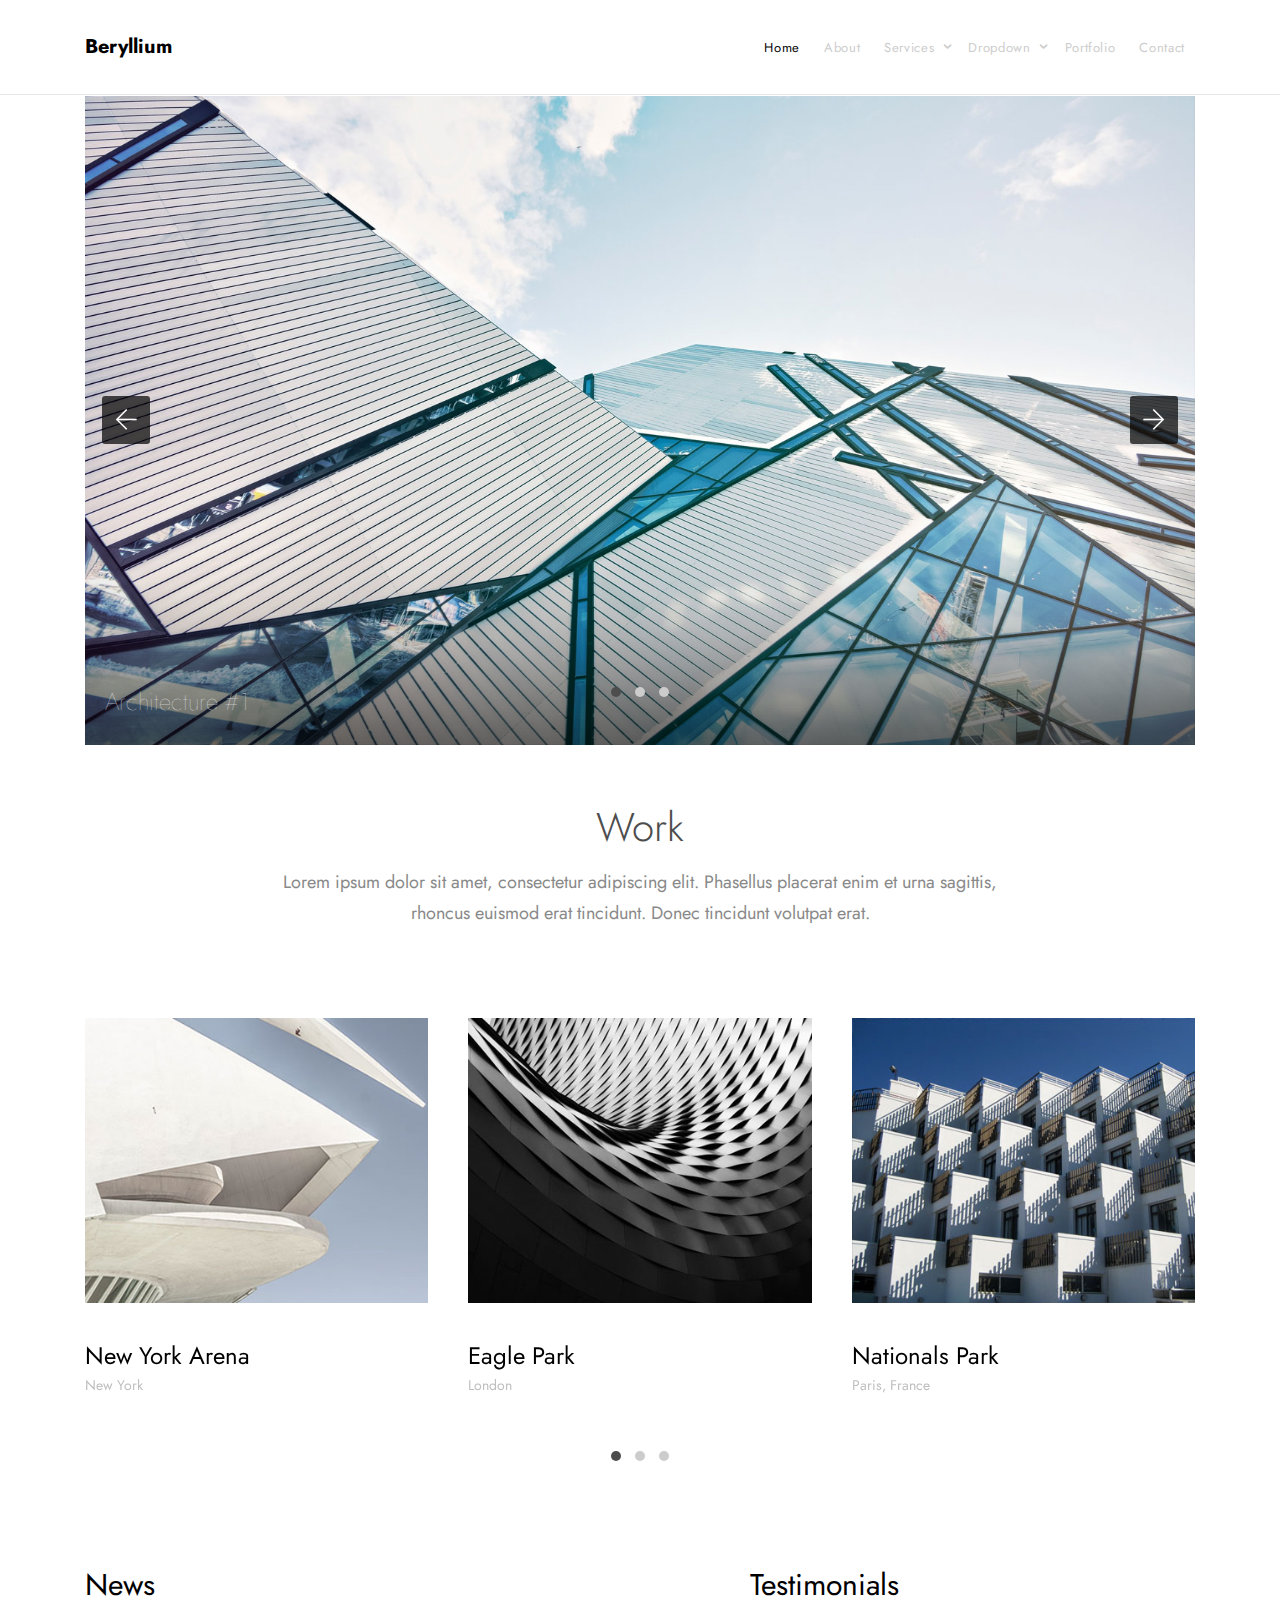
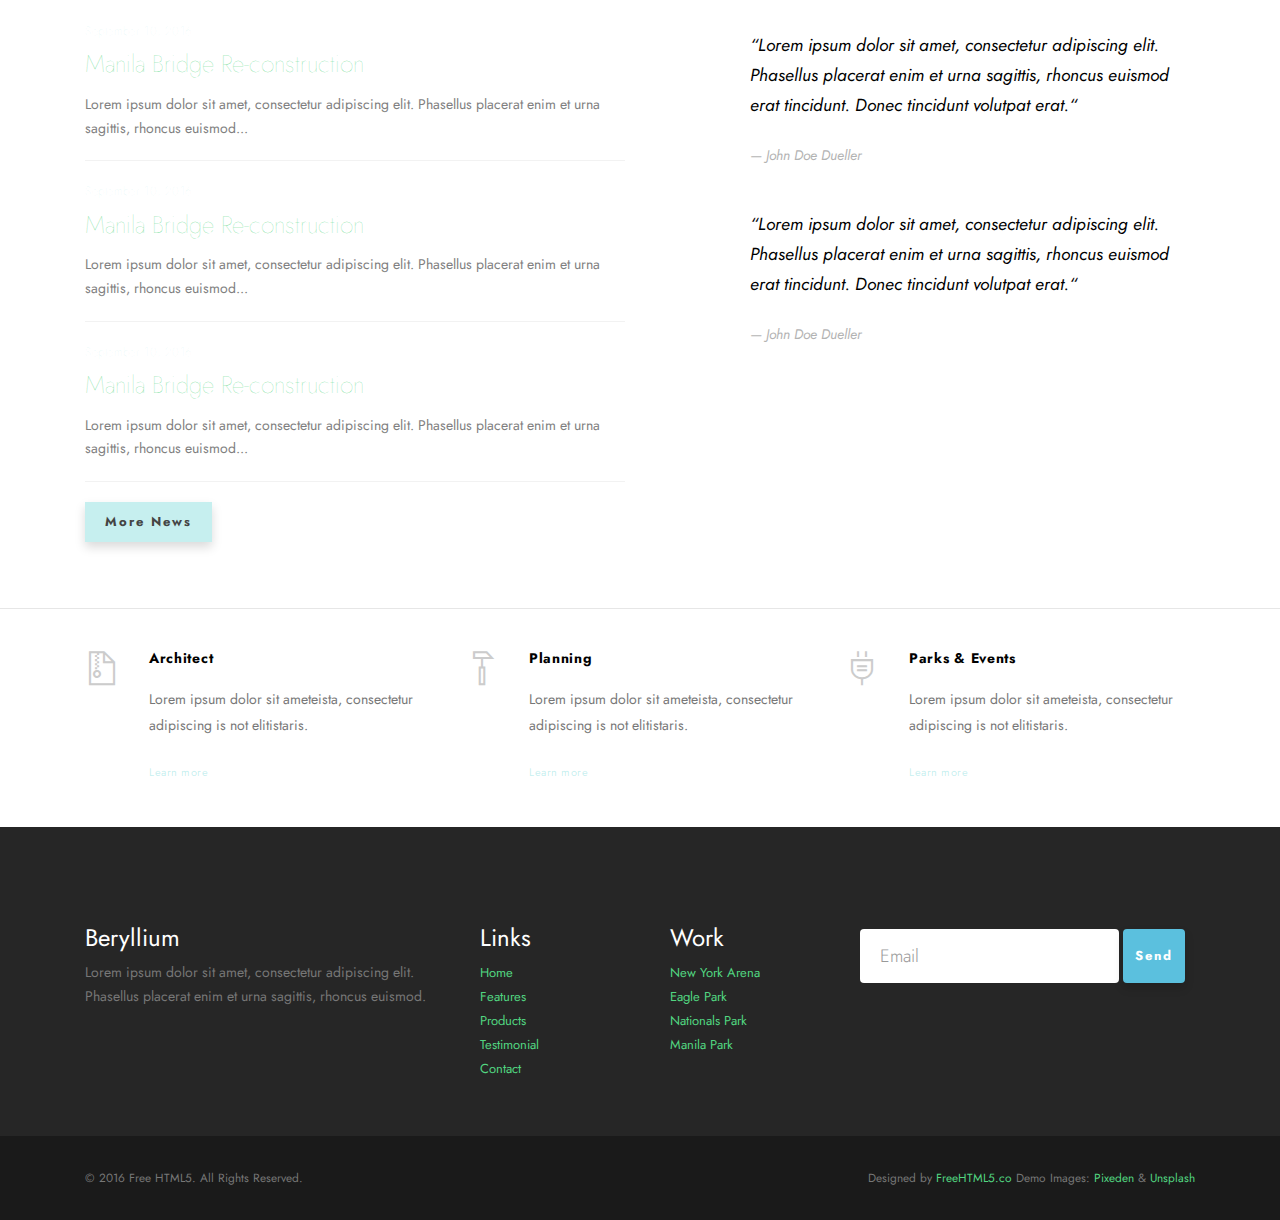
<file: index.html>
<!DOCTYPE HTML>
<!--
	Aesthetic by freehtml5.co
	Twitter: http://twitter.com/fh5co
	URL: http://freehtml5.co
-->
<html>
	<head>
	<meta charset="utf-8">
	<meta http-equiv="X-UA-Compatible" content="IE=edge">
	<title>Beryllium &mdash; Free Website Template, Free HTML5 Template by FreeHTML5.co</title>
	<meta name="viewport" content="width=device-width, initial-scale=1">
	<meta name="description" content="Free HTML5 Website Template by FreeHTML5.co" />
	<meta name="keywords" content="free website templates, free html5, free template, free bootstrap, free website template, html5, css3, mobile first, responsive" />
	<meta name="author" content="FreeHTML5.co" />

  	<!-- Facebook and Twitter integration -->
	<meta property="og:title" content=""/>
	<meta property="og:image" content=""/>
	<meta property="og:url" content=""/>
	<meta property="og:site_name" content=""/>
	<meta property="og:description" content=""/>
	<meta name="twitter:title" content="" />
	<meta name="twitter:image" content="" />
	<meta name="twitter:url" content="" />
	<meta name="twitter:card" content="" />

	<!-- <link href="https://fonts.googleapis.com/css?family=Merriweather:300,400|Montserrat:400,700" rel="stylesheet"> -->
	
	<!-- Animate.css -->
	<link rel="stylesheet" href="css/animate.css">
	<!-- Icomoon Icon Fonts-->
	<link rel="stylesheet" href="css/icomoon.css">
	<!-- Themify Icons-->
	<link rel="stylesheet" href="css/themify-icons.css">
	<!-- Bootstrap  -->
	<link rel="stylesheet" href="css/bootstrap.css">

	<!-- Owl Carousel  -->
	<link rel="stylesheet" href="css/owl.carousel.min.css">
	<link rel="stylesheet" href="css/owl.theme.default.min.css">

	<!-- Theme style  -->
	<link rel="stylesheet" href="css/style.css">

	<!-- Modernizr JS -->
	<script src="js/modernizr-2.6.2.min.js"></script>
	<!-- FOR IE9 below -->
	<!--[if lt IE 9]>
	<script src="js/respond.min.js"></script>
	<![endif]-->

	</head>
	<body>
		
	<div class="gtco-loader"></div>
	
	<div id="page">

		<nav class="gtco-nav" role="navigation">
			<div class="gtco-container">
				
				<div class="row">
					<div class="col-sm-2 col-xs-12">
						<div id="gtco-logo"><a href="index.html">Beryllium</div>
					</div>
					<div class="col-xs-10 text-right menu-1">
						<ul>
							<li class="active"><a href="index.html">Home</a></li>
							<li><a href="about.html">About</a></li>
							<li class="has-dropdown">
								<a href="services.html">Services</a>
								<ul class="dropdown">
									<li><a href="#">Web Design</a></li>
									<li><a href="#">eCommerce</a></li>
									<li><a href="#">Branding</a></li>
									<li><a href="#">API</a></li>
								</ul>
							</li>
							<li class="has-dropdown">
								<a href="#">Dropdown</a>
								<ul class="dropdown">
									<li><a href="#">HTML5</a></li>
									<li><a href="#">CSS3</a></li>
									<li><a href="#">Sass</a></li>
									<li><a href="#">jQuery</a></li>
								</ul>
							</li>
							<li><a href="portfolio.html">Portfolio</a></li>
							<li><a href="contact.html">Contact</a></li>
						</ul>
					</div>
				</div>
				
			</div>
		</nav>

		<div class="gtco-container">
			<div class="row">
				<div class="col-md-12">
					<div class="owl-carousel owl-carousel-fullwidth">
						<div class="item">
							<a href="#">
								<img src="images/slider_1.jpg" alt="Free Website Template by FreeHTML5.co">
								<div class="slider-copy">
									<h2>Architecture #1</h2>
								</div>
							</a>
						</div>
						<div class="item">
							<a href="#">
								<img src="images/slider_2.jpg" alt="Free Website Template by FreeHTML5.co">
								<div class="slider-copy">
									<h2>Architecture #1</h2>
								</div>
							</a>
						</div>
						<div class="item">
							<a href="#">
								<img src="images/slider_3.jpg" alt="Free Website Template by FreeHTML5.co">
								<div class="slider-copy">
									<h2>Architecture #1</h2>
								</div>
							</a>
						</div>
					</div>
				</div>
			</div>
		</div>

		<div class="gtco-section">
			<div class="gtco-container">
				<div class="row">
					<div class="col-md-8 col-md-offset-2 gtco-heading text-center">
						<h2>Work</h2>
						<p>Lorem ipsum dolor sit amet, consectetur adipiscing elit. Phasellus placerat enim et urna sagittis, rhoncus euismod erat tincidunt. Donec tincidunt volutpat erat.</p>
					</div>
				</div>
				<div class="row">

					<div class="col-md-12">
						<div class="owl-carousel owl-carousel-carousel">
							<div class="item">
								<div class="gtco-item">
									<a href="#"><img src="images/img_1.jpg" alt="" class="img-responsive"></a>
									<h2><a href="#">New York Arena</h2></a>
									<p class="role">New York</p>
								</div>
							</div>
							<div class="item">
								<div class="gtco-item">
									<a href="#"><img src="images/img_2.jpg" alt="" class="img-responsive"></a>
									<h2><a href="#">Eagle Park</h2></a>
									<p class="role">London</p>
								</div>
							</div>
							<div class="item">
								<div class="gtco-item">
									<a href="#"><img src="images/img_3.jpg" alt="" class="img-responsive"></a>
									<h2><a href="#">Nationals Park</h2></a>
									<p class="role">Paris, France</p>
								</div>
							</div>

							<div class="item">
								<div class="gtco-item">
									<a href="#"><img src="images/img_1.jpg" alt="" class="img-responsive"></a>
									<h2><a href="#">New York Arena</h2></a>
									<p class="role">New York</p>
								</div>
							</div>
							<div class="item">
								<div class="gtco-item">
									<a href="#"><img src="images/img_2.jpg" alt="" class="img-responsive"></a>
									<h2><a href="#">Eagle Park</h2></a>
									<p class="role">London</p>
								</div>
							</div>
							<div class="item">
								<div class="gtco-item">
									<a href="#"><img src="images/img_3.jpg" alt="" class="img-responsive"></a>
									<h2><a href="#">Nationals Park</h2></a>
									<p class="role">Paris, France</p>
								</div>
							</div>

							<div class="item">
								<div class="gtco-item">
									<a href="#"><img src="images/img_1.jpg" alt="" class="img-responsive"></a>
									<h2><a href="#">New York Arena</h2></a>
									<p class="role">New York</p>
								</div>
							</div>
							<div class="item">
								<div class="gtco-item">
									<a href="#"><img src="images/img_2.jpg" alt="" class="img-responsive"></a>
									<h2><a href="#">Eagle Park</h2></a>
									<p class="role">London</p>
								</div>
							</div>
							<div class="item">
								<div class="gtco-item">
									<a href="#"><img src="images/img_3.jpg" alt="" class="img-responsive"></a>
									<h2><a href="#">Nationals Park</h2></a>
									<p class="role">Paris, France</p>
								</div>
							</div>
						</div>
					</div>
					
				</div>
			</div>
		</div>
		<!-- END Work -->

		<div class="gtco-section">
			<div class="gtco-container">
				<div class="row">
					<div class="col-md-6 gtco-news">
						<h2>News</h2>	
						<ul>
							<li>
								<a href="#">
									<span class="post-date">September 10, 2016</span>
									<h3>Manila Bridge Re-construction</h3>
									<p>Lorem ipsum dolor sit amet, consectetur adipiscing elit. Phasellus placerat enim et urna sagittis, rhoncus euismod...</p>
								</a>
							</li>

							<li>
								<a href="#">
									<span class="post-date">September 10, 2016</span>
									<h3>Manila Bridge Re-construction</h3>
									<p>Lorem ipsum dolor sit amet, consectetur adipiscing elit. Phasellus placerat enim et urna sagittis, rhoncus euismod...</p>
								</a>
							</li>

							<li>
								<a href="#">
									<span class="post-date">September 10, 2016</span>
									<h3>Manila Bridge Re-construction</h3>
									<p>Lorem ipsum dolor sit amet, consectetur adipiscing elit. Phasellus placerat enim et urna sagittis, rhoncus euismod...</p>
								</a>
							</li>
						</ul>
						<p><a href="#" class="btn btn-sm btn-special">More News</a></p>
					</div>
					<!-- END News -->
					<div class="col-md-5 col-md-push-1 gtco-testimonials">
						<h2>Testimonials</h2>
						<blockquote>
							<p>&ldquo;Lorem ipsum dolor sit amet, consectetur adipiscing elit. Phasellus placerat enim et urna sagittis, rhoncus euismod erat tincidunt. Donec tincidunt volutpat erat.&ldquo;</p>
							<p class="author"><cite>&mdash; John Doe Dueller</cite></p>
						</blockquote>
						<blockquote>
							<p>&ldquo;Lorem ipsum dolor sit amet, consectetur adipiscing elit. Phasellus placerat enim et urna sagittis, rhoncus euismod erat tincidunt. Donec tincidunt volutpat erat.&ldquo;</p>
							<p class="author"><cite>&mdash; John Doe Dueller</cite></p>
						</blockquote>
					</div>
				</div>
			</div>
		</div>
		<!-- END  -->

		<div class="gtco-section gto-features">
			<div class="gtco-container">
				<div class="row">
					<div class="col-md-4">
						<div class="feature-left">
							<i class="ti-zip icon"></i>
							<div class="copy">
								<h3>Architect</h3>
								<p>Lorem ipsum dolor sit ameteista, consectetur adipiscing is not elitistaris.</p>
								<p><a href="#" class="gtco-more">Learn more</a></p>
							</div>
						</div>
					</div>
					<div class="col-md-4">
						<div class="feature-left">
							<i class="ti-hummer icon"></i>
							<div class="copy">
								<h3>Planning</h3>
								<p>Lorem ipsum dolor sit ameteista, consectetur adipiscing is not elitistaris.</p>
								<p><a href="#" class="gtco-more">Learn more</a></p>
							</div>
						</div>
					</div>
					<div class="col-md-4">
						<div class="feature-left">
							<i class="ti-plug icon"></i>
							<div class="copy">
								<h3>Parks &amp; Events</h3>
								<p>Lorem ipsum dolor sit ameteista, consectetur adipiscing is not elitistaris.</p>
								<p><a href="#" class="gtco-more">Learn more</a></p>
							</div>
						</div>
					</div>
				</div>
			</div>
		</div>

		<footer id="gtco-footer" class="gtco-section" role="contentinfo">
			<div class="gtco-container">
				<div class="row row-pb-md">
					<div class="col-md-4 gtco-widget gtco-footer-paragraph">
						<h3>Beryllium</h3>
						<p>Lorem ipsum dolor sit amet, consectetur adipiscing elit. Phasellus placerat enim et urna sagittis, rhoncus euismod.</p>
					</div>
					<div class="col-md-4">
						<div class="row">
							<div class="col-md-6 gtco-footer-link">
								<h3>Links</h3>
								<ul class="gtco-list-link">
									<li><a href="#">Home</a></li>
									<li><a href="#">Features</a></li>
									<li><a href="#">Products</a></li>
									<li><a href="#">Testimonial</a></li>
									<li><a href="#">Contact</a></li>
								</ul>
							</div>
							<div class="col-md-6 gtco-footer-link">
								<h3>Work</h3>
								<ul class="gtco-list-link">
									<li><a href="#">New York Arena</a></li>
									<li><a href="#">Eagle Park</a></li>
									<li><a href="#">Nationals Park</a></li>
									<li><a href="#">Manila Park</a></li>
								</ul>
							</div>
						</div>
					</div>
					<div class="col-md-4 gtco-footer-subscribe">
						<form class="form-inline">
						  <div class="form-group">
						    <label class="sr-only" for="exampleInputEmail3">Email address</label>
						    <input type="email" class="form-control" id="" placeholder="Email">
						  </div>
						  <button type="submit" class="btn btn-info">Send</button>
						</form>
					</div>
				</div>
			</div>
			<div class="gtco-copyright">
				<div class="gtco-container">
					<div class="row">
						<div class="col-md-6 text-left">
							<p><small>&copy; 2016 Free HTML5. All Rights Reserved. </small></p>
						</div>
						<div class="col-md-6 text-right">
							<p><small>Designed by <a href="http://freehtml5.co/" target="_blank">FreeHTML5.co</a> Demo Images: <a href="http://pixeden.com/" target="_blank">Pixeden</a> &amp; <a href="http://unsplash.com" target="_blank">Unsplash</a></small> </p>
						</div>
					</div>
				</div>
			</div>
		</footer>
		<!-- END footer -->

	</div>

	<div class="gototop js-top">
		<a href="#" class="js-gotop"><i class="icon-arrow-up"></i></a>
	</div>
	
	<!-- jQuery -->
	<script src="js/jquery.min.js"></script>
	<!-- jQuery Easing -->
	<script src="js/jquery.easing.1.3.js"></script>
	<!-- Bootstrap -->
	<script src="js/bootstrap.min.js"></script>
	<!-- Waypoints -->
	<script src="js/jquery.waypoints.min.js"></script>
	<!-- Carousel -->
	<script src="js/owl.carousel.min.js"></script>

	<!-- Main -->
	<script src="js/main.js"></script>

	</body>
</html>
</file>
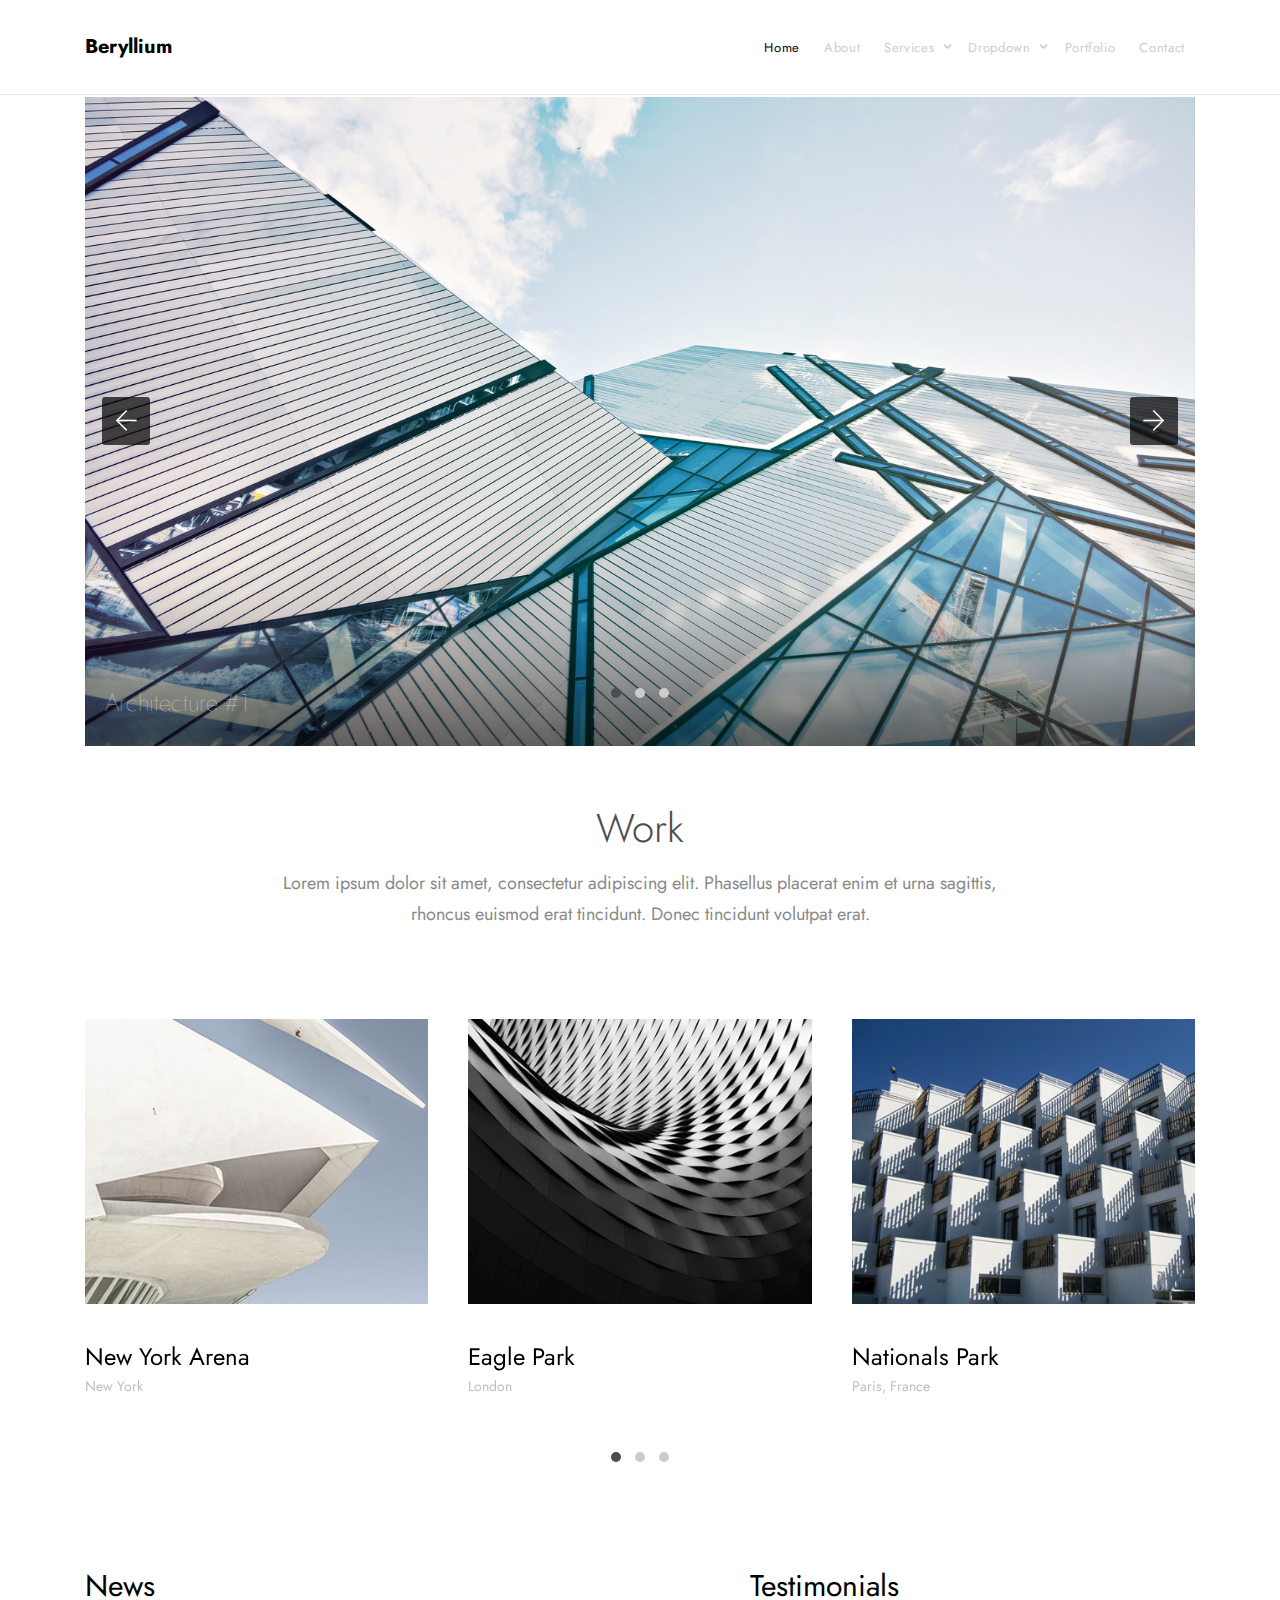
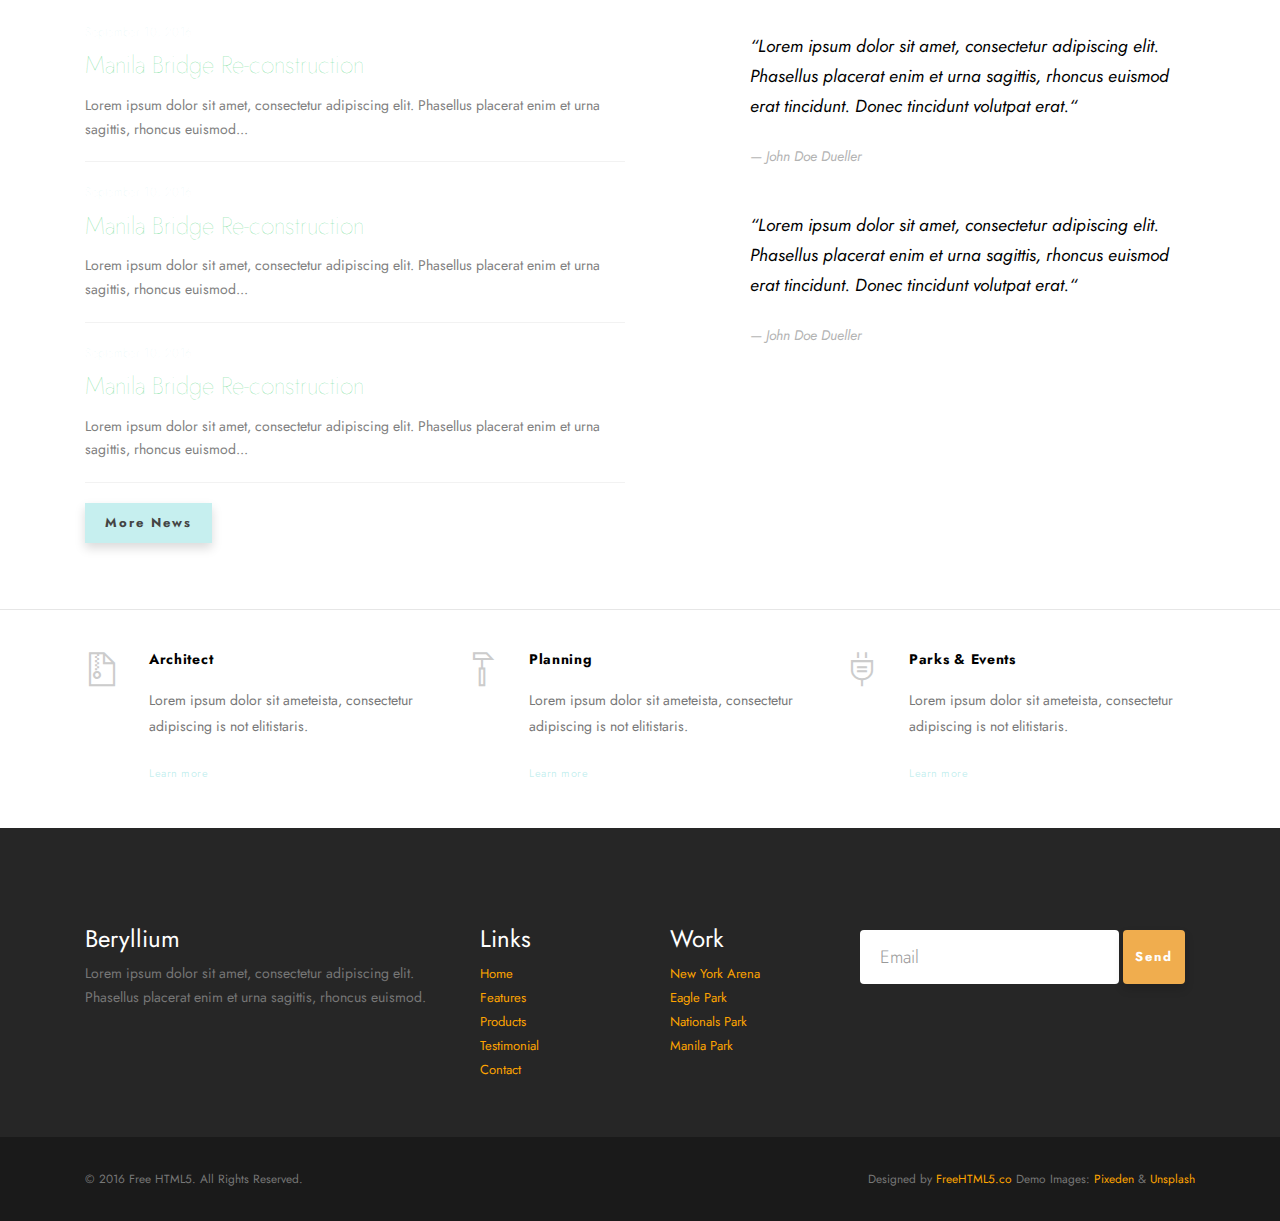
<file: docs/index.html>
<!DOCTYPE HTML>
<!--
	Aesthetic by freehtml5.co
	Twitter: http://twitter.com/fh5co
	URL: http://freehtml5.co
-->
<html>
	<head>
	<meta charset="utf-8">
	<meta http-equiv="X-UA-Compatible" content="IE=edge">
	<title>Beryllium &mdash; Free Website Template, Free HTML5 Template by FreeHTML5.co</title>
	<meta name="viewport" content="width=device-width, initial-scale=1">
	<meta name="description" content="Free HTML5 Website Template by FreeHTML5.co" />
	<meta name="keywords" content="free website templates, free html5, free template, free bootstrap, free website template, html5, css3, mobile first, responsive" />
	<meta name="author" content="FreeHTML5.co" />

  	<!-- Facebook and Twitter integration -->
	<meta property="og:title" content=""/>
	<meta property="og:image" content=""/>
	<meta property="og:url" content=""/>
	<meta property="og:site_name" content=""/>
	<meta property="og:description" content=""/>
	<meta name="twitter:title" content="" />
	<meta name="twitter:image" content="" />
	<meta name="twitter:url" content="" />
	<meta name="twitter:card" content="" />

	<!-- <link href="https://fonts.googleapis.com/css?family=Merriweather:300,400|Montserrat:400,700" rel="stylesheet"> -->
	
	<!-- Animate.css -->
	<link rel="stylesheet" href="css/animate.css">
	<!-- Icomoon Icon Fonts-->
	<link rel="stylesheet" href="css/icomoon.css">
	<!-- Themify Icons-->
	<link rel="stylesheet" href="css/themify-icons.css">
	<!-- Bootstrap  -->
	<link rel="stylesheet" href="css/bootstrap.css">

	<!-- Owl Carousel  -->
	<link rel="stylesheet" href="css/owl.carousel.min.css">
	<link rel="stylesheet" href="css/owl.theme.default.min.css">

	<!-- Theme style  -->
	<link rel="stylesheet" href="css/style.css">

	<!-- Modernizr JS -->
	<script src="js/modernizr-2.6.2.min.js"></script>
	<!-- FOR IE9 below -->
	<!--[if lt IE 9]>
	<script src="js/respond.min.js"></script>
	<![endif]-->

	</head>
	<body>
		
	<div class="gtco-loader"></div>
	
	<div id="page">

		<nav class="gtco-nav" role="navigation">
			<div class="gtco-container">
				
				<div class="row">
					<div class="col-sm-2 col-xs-12">
						<div id="gtco-logo"><a href="index.html">Beryllium</div>
					</div>
					<div class="col-xs-10 text-right menu-1">
						<ul>
							<li class="active"><a href="index.html">Home</a></li>
							<li><a href="about.html">About</a></li>
							<li class="has-dropdown">
								<a href="services.html">Services</a>
								<ul class="dropdown">
									<li><a href="#">Web Design</a></li>
									<li><a href="#">eCommerce</a></li>
									<li><a href="#">Branding</a></li>
									<li><a href="#">API</a></li>
								</ul>
							</li>
							<li class="has-dropdown">
								<a href="#">Dropdown</a>
								<ul class="dropdown">
									<li><a href="#">HTML5</a></li>
									<li><a href="#">CSS3</a></li>
									<li><a href="#">Sass</a></li>
									<li><a href="#">jQuery</a></li>
								</ul>
							</li>
							<li><a href="portfolio.html">Portfolio</a></li>
							<li><a href="contact.html">Contact</a></li>
						</ul>
					</div>
				</div>
				
			</div>
		</nav>

		<div class="gtco-container">
			<div class="row">
				<div class="col-md-12">
					<div class="owl-carousel owl-carousel-fullwidth">
						<div class="item">
							<a href="#">
								<img src="images/slider_1.jpg" alt="Free Website Template by FreeHTML5.co">
								<div class="slider-copy">
									<h2>Architecture #1</h2>
								</div>
							</a>
						</div>
						<div class="item">
							<a href="#">
								<img src="images/slider_2.jpg" alt="Free Website Template by FreeHTML5.co">
								<div class="slider-copy">
									<h2>Architecture #1</h2>
								</div>
							</a>
						</div>
						<div class="item">
							<a href="#">
								<img src="images/slider_3.jpg" alt="Free Website Template by FreeHTML5.co">
								<div class="slider-copy">
									<h2>Architecture #1</h2>
								</div>
							</a>
						</div>
					</div>
				</div>
			</div>
		</div>

		<div class="gtco-section">
			<div class="gtco-container">
				<div class="row">
					<div class="col-md-8 col-md-offset-2 gtco-heading text-center">
						<h2>Work</h2>
						<p>Lorem ipsum dolor sit amet, consectetur adipiscing elit. Phasellus placerat enim et urna sagittis, rhoncus euismod erat tincidunt. Donec tincidunt volutpat erat.</p>
					</div>
				</div>
				<div class="row">

					<div class="col-md-12">
						<div class="owl-carousel owl-carousel-carousel">
							<div class="item">
								<div class="gtco-item">
									<a href="#"><img src="images/img_1.jpg" alt="" class="img-responsive"></a>
									<h2><a href="#">New York Arena</h2></a>
									<p class="role">New York</p>
								</div>
							</div>
							<div class="item">
								<div class="gtco-item">
									<a href="#"><img src="images/img_2.jpg" alt="" class="img-responsive"></a>
									<h2><a href="#">Eagle Park</h2></a>
									<p class="role">London</p>
								</div>
							</div>
							<div class="item">
								<div class="gtco-item">
									<a href="#"><img src="images/img_3.jpg" alt="" class="img-responsive"></a>
									<h2><a href="#">Nationals Park</h2></a>
									<p class="role">Paris, France</p>
								</div>
							</div>

							<div class="item">
								<div class="gtco-item">
									<a href="#"><img src="images/img_1.jpg" alt="" class="img-responsive"></a>
									<h2><a href="#">New York Arena</h2></a>
									<p class="role">New York</p>
								</div>
							</div>
							<div class="item">
								<div class="gtco-item">
									<a href="#"><img src="images/img_2.jpg" alt="" class="img-responsive"></a>
									<h2><a href="#">Eagle Park</h2></a>
									<p class="role">London</p>
								</div>
							</div>
							<div class="item">
								<div class="gtco-item">
									<a href="#"><img src="images/img_3.jpg" alt="" class="img-responsive"></a>
									<h2><a href="#">Nationals Park</h2></a>
									<p class="role">Paris, France</p>
								</div>
							</div>

							<div class="item">
								<div class="gtco-item">
									<a href="#"><img src="images/img_1.jpg" alt="" class="img-responsive"></a>
									<h2><a href="#">New York Arena</h2></a>
									<p class="role">New York</p>
								</div>
							</div>
							<div class="item">
								<div class="gtco-item">
									<a href="#"><img src="images/img_2.jpg" alt="" class="img-responsive"></a>
									<h2><a href="#">Eagle Park</h2></a>
									<p class="role">London</p>
								</div>
							</div>
							<div class="item">
								<div class="gtco-item">
									<a href="#"><img src="images/img_3.jpg" alt="" class="img-responsive"></a>
									<h2><a href="#">Nationals Park</h2></a>
									<p class="role">Paris, France</p>
								</div>
							</div>
						</div>
					</div>
					
				</div>
			</div>
		</div>
		<!-- END Work -->

		<div class="gtco-section">
			<div class="gtco-container">
				<div class="row">
					<div class="col-md-6 gtco-news">
						<h2>News</h2>	
						<ul>
							<li>
								<a href="#">
									<span class="post-date">September 10, 2016</span>
									<h3>Manila Bridge Re-construction</h3>
									<p>Lorem ipsum dolor sit amet, consectetur adipiscing elit. Phasellus placerat enim et urna sagittis, rhoncus euismod...</p>
								</a>
							</li>

							<li>
								<a href="#">
									<span class="post-date">September 10, 2016</span>
									<h3>Manila Bridge Re-construction</h3>
									<p>Lorem ipsum dolor sit amet, consectetur adipiscing elit. Phasellus placerat enim et urna sagittis, rhoncus euismod...</p>
								</a>
							</li>

							<li>
								<a href="#">
									<span class="post-date">September 10, 2016</span>
									<h3>Manila Bridge Re-construction</h3>
									<p>Lorem ipsum dolor sit amet, consectetur adipiscing elit. Phasellus placerat enim et urna sagittis, rhoncus euismod...</p>
								</a>
							</li>
						</ul>
						<p><a href="#" class="btn btn-sm btn-special">More News</a></p>
					</div>
					<!-- END News -->
					<div class="col-md-5 col-md-push-1 gtco-testimonials">
						<h2>Testimonials</h2>
						<blockquote>
							<p>&ldquo;Lorem ipsum dolor sit amet, consectetur adipiscing elit. Phasellus placerat enim et urna sagittis, rhoncus euismod erat tincidunt. Donec tincidunt volutpat erat.&ldquo;</p>
							<p class="author"><cite>&mdash; John Doe Dueller</cite></p>
						</blockquote>
						<blockquote>
							<p>&ldquo;Lorem ipsum dolor sit amet, consectetur adipiscing elit. Phasellus placerat enim et urna sagittis, rhoncus euismod erat tincidunt. Donec tincidunt volutpat erat.&ldquo;</p>
							<p class="author"><cite>&mdash; John Doe Dueller</cite></p>
						</blockquote>
					</div>
				</div>
			</div>
		</div>
		<!-- END  -->

		<div class="gtco-section gto-features">
			<div class="gtco-container">
				<div class="row">
					<div class="col-md-4">
						<div class="feature-left">
							<i class="ti-zip icon"></i>
							<div class="copy">
								<h3>Architect</h3>
								<p>Lorem ipsum dolor sit ameteista, consectetur adipiscing is not elitistaris.</p>
								<p><a href="#" class="gtco-more">Learn more</a></p>
							</div>
						</div>
					</div>
					<div class="col-md-4">
						<div class="feature-left">
							<i class="ti-hummer icon"></i>
							<div class="copy">
								<h3>Planning</h3>
								<p>Lorem ipsum dolor sit ameteista, consectetur adipiscing is not elitistaris.</p>
								<p><a href="#" class="gtco-more">Learn more</a></p>
							</div>
						</div>
					</div>
					<div class="col-md-4">
						<div class="feature-left">
							<i class="ti-plug icon"></i>
							<div class="copy">
								<h3>Parks &amp; Events</h3>
								<p>Lorem ipsum dolor sit ameteista, consectetur adipiscing is not elitistaris.</p>
								<p><a href="#" class="gtco-more">Learn more</a></p>
							</div>
						</div>
					</div>
				</div>
			</div>
		</div>

		<footer id="gtco-footer" class="gtco-section" role="contentinfo">
			<div class="gtco-container">
				<div class="row row-pb-md">
					<div class="col-md-4 gtco-widget gtco-footer-paragraph">
						<h3>Beryllium</h3>
						<p>Lorem ipsum dolor sit amet, consectetur adipiscing elit. Phasellus placerat enim et urna sagittis, rhoncus euismod.</p>
					</div>
					<div class="col-md-4">
						<div class="row">
							<div class="col-md-6 gtco-footer-link">
								<h3>Links</h3>
								<ul class="gtco-list-link">
									<li><a class="orange" href="#">Home</a></li>
									<li><a class="orange" href="#">Features</a></li>
									<li><a class="orange" href="#">Products</a></li>
									<li><a class="orange" href="#">Testimonial</a></li>
									<li><a class="orange" href="#">Contact</a></li>
								</ul>
							</div>
							<div class="col-md-6 gtco-footer-link">
								<h3>Work</h3>
								<ul class="gtco-list-link">
									<li><a class="orange" href="#">New York Arena</a></li>
									<li><a class="orange" href="#">Eagle Park</a></li>
									<li><a class="orange" href="#">Nationals Park</a></li>
									<li><a class="orange" href="#">Manila Park</a></li>
								</ul>
							</div>
						</div>
					</div>
					<div class="col-md-4 gtco-footer-subscribe">
						<form class="form-inline">
						  <div class="form-group">
						    <label class="sr-only" for="exampleInputEmail3">Email address</label>
						    <input type="email" class="form-control" id="" placeholder="Email">
						  </div>
						  <button type="submit" class="btn btn-warning">Send</button>
						</form>
					</div>
				</div>
			</div>
			<div class="gtco-copyright">
				<div class="gtco-container">
					<div class="row">
						<div class="col-md-6 text-left">
							<p><small>&copy; 2016 Free HTML5. All Rights Reserved. </small></p>
						</div>
						<div class="col-md-6 text-right">
							<p><small>Designed by <a class="orange" href="http://freehtml5.co/" target="_blank">FreeHTML5.co</a> Demo Images: <a class="orange" href="http://pixeden.com/" target="_blank">Pixeden</a> &amp; <a class="orange" href="http://unsplash.com" target="_blank">Unsplash</a></small> </p>
						</div>
					</div>
				</div>
			</div>
		</footer>
		<!-- END footer -->

	</div>

	<div class="gototop js-top">
		<a href="#" class="js-gotop"><i class="icon-arrow-up"></i></a>
	</div>
	
	<!-- jQuery -->
	<script src="js/jquery.min.js"></script>
	<!-- jQuery Easing -->
	<script src="js/jquery.easing.1.3.js"></script>
	<!-- Bootstrap -->
	<script src="js/bootstrap.min.js"></script>
	<!-- Waypoints -->
	<script src="js/jquery.waypoints.min.js"></script>
	<!-- Carousel -->
	<script src="js/owl.carousel.min.js"></script>

	<!-- Main -->
	<script src="js/main.js"></script>

	</body>
</html>
</file>
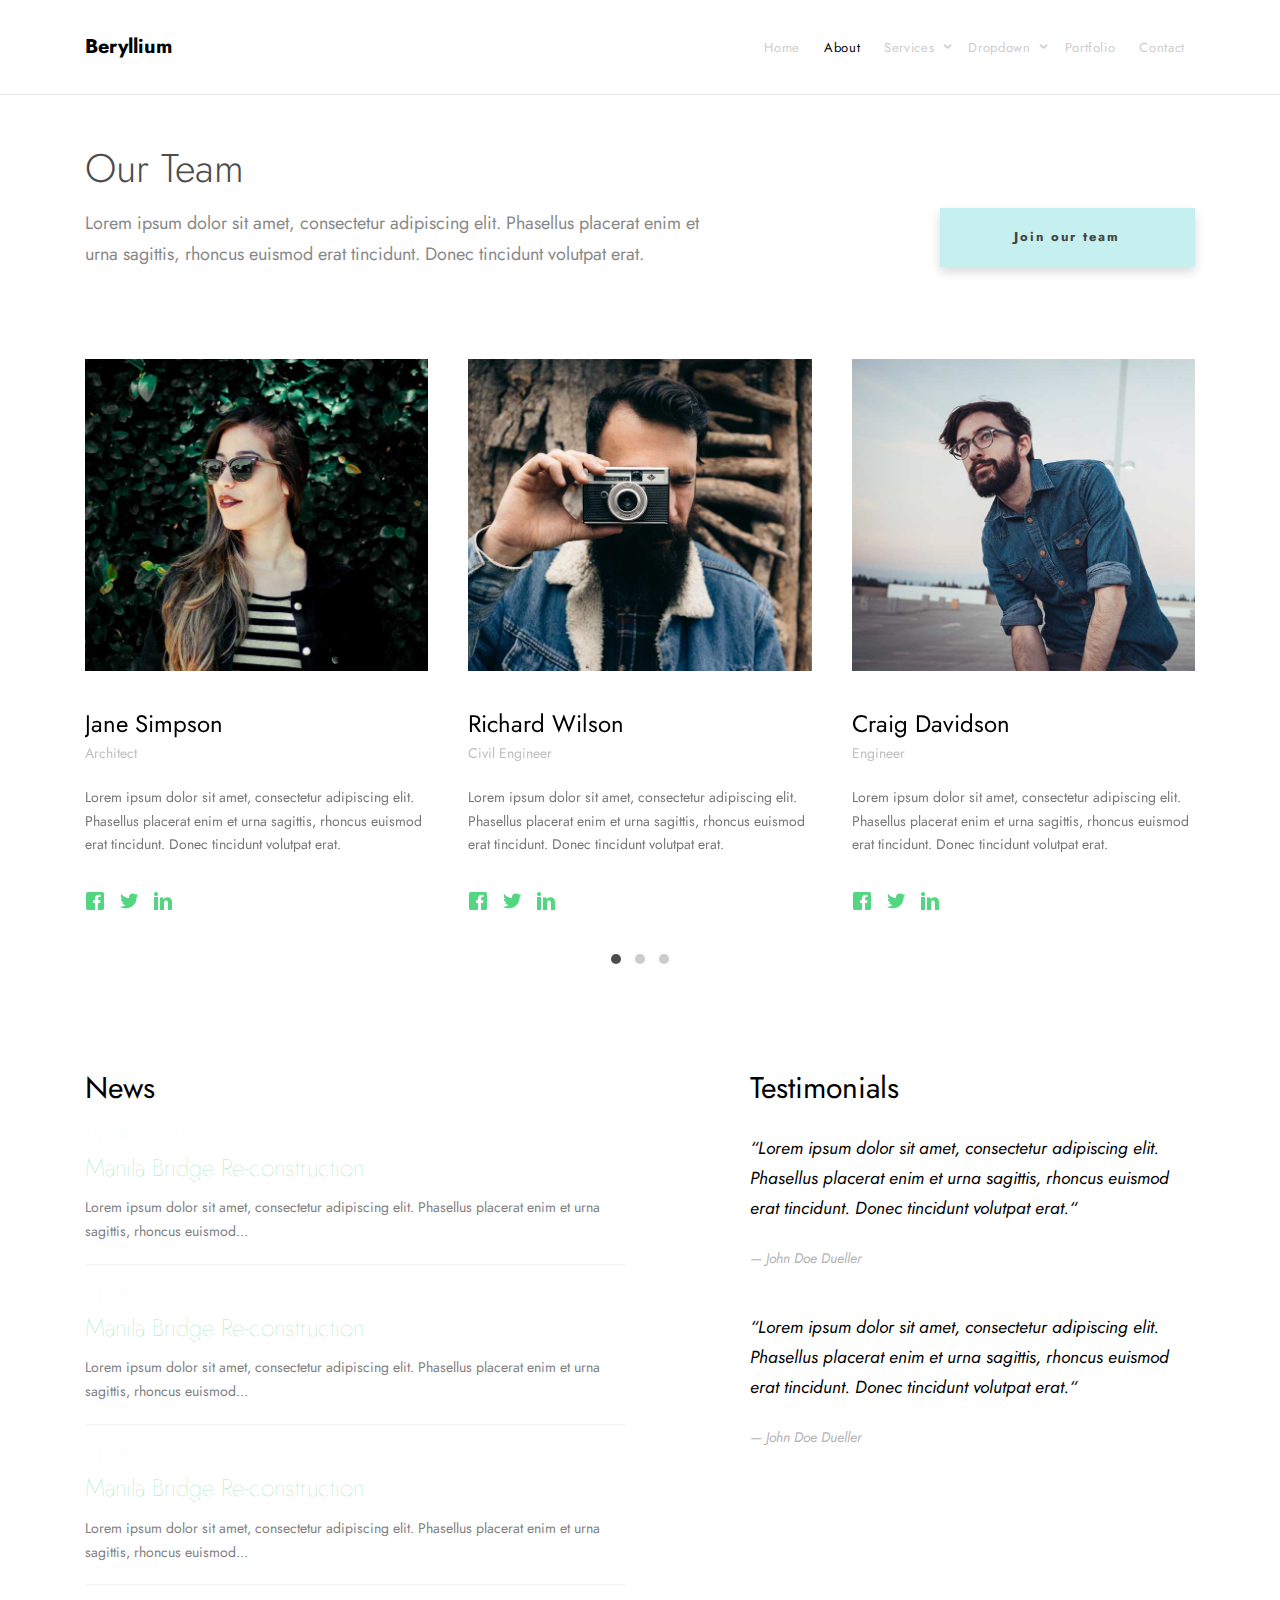
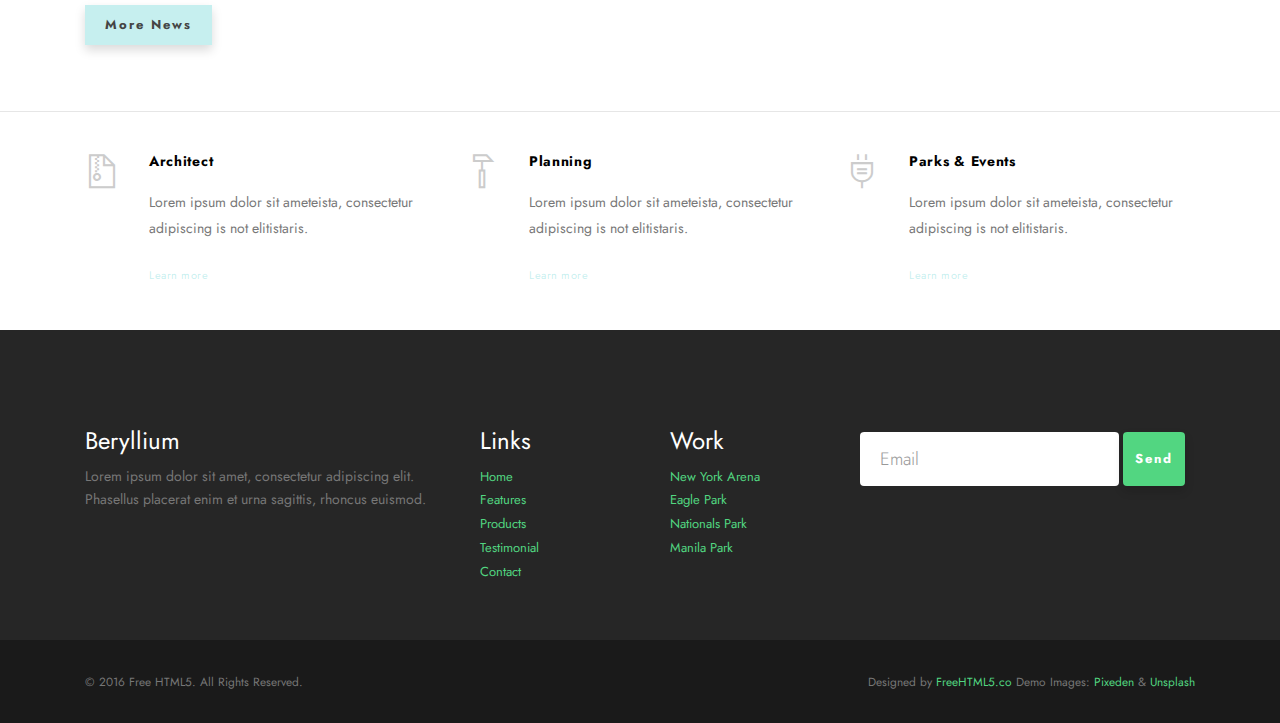
<file: about.html>
<!DOCTYPE HTML>
<!--
	Aesthetic by freehtml5.co
	Twitter: http://twitter.com/fh5co
	URL: http://freehtml5.co
-->
<html>
	<head>
	<meta charset="utf-8">
	<meta http-equiv="X-UA-Compatible" content="IE=edge">
	<title>Beryllium &mdash; Free Website Template, Free HTML5 Template by FreeHTML5.co</title>
	<meta name="viewport" content="width=device-width, initial-scale=1">
	<meta name="description" content="Free HTML5 Website Template by FreeHTML5.co" />
	<meta name="keywords" content="free website templates, free html5, free template, free bootstrap, free website template, html5, css3, mobile first, responsive" />
	<meta name="author" content="FreeHTML5.co" />

  	<!-- Facebook and Twitter integration -->
	<meta property="og:title" content=""/>
	<meta property="og:image" content=""/>
	<meta property="og:url" content=""/>
	<meta property="og:site_name" content=""/>
	<meta property="og:description" content=""/>
	<meta name="twitter:title" content="" />
	<meta name="twitter:image" content="" />
	<meta name="twitter:url" content="" />
	<meta name="twitter:card" content="" />

	<!-- <link href="https://fonts.googleapis.com/css?family=Merriweather:300,400|Montserrat:400,700" rel="stylesheet"> -->
	
	<!-- Animate.css -->
	<link rel="stylesheet" href="css/animate.css">
	<!-- Icomoon Icon Fonts-->
	<link rel="stylesheet" href="css/icomoon.css">
	<!-- Themify Icons-->
	<link rel="stylesheet" href="css/themify-icons.css">
	<!-- Bootstrap  -->
	<link rel="stylesheet" href="css/bootstrap.css">

	<!-- Owl Carousel  -->
	<link rel="stylesheet" href="css/owl.carousel.min.css">
	<link rel="stylesheet" href="css/owl.theme.default.min.css">

	<!-- Theme style  -->
	<link rel="stylesheet" href="css/style.css">

	<!-- Modernizr JS -->
	<script src="js/modernizr-2.6.2.min.js"></script>
	<!-- FOR IE9 below -->
	<!--[if lt IE 9]>
	<script src="js/respond.min.js"></script>
	<![endif]-->

	</head>
	<body>
		
	<div class="gtco-loader"></div>
	
	<div id="page">

		<nav class="gtco-nav" role="navigation">
			<div class="gtco-container">
				
				<div class="row">
					<div class="col-sm-2 col-xs-12">
						<div id="gtco-logo"><a href="index.html">Beryllium</div>
					</div>
					<div class="col-xs-10 text-right menu-1">
						<ul>
							<li><a href="index.html">Home</a></li>
							<li class="active"><a href="about.html">About</a></li>
							<li class="has-dropdown">
								<a href="services.html">Services</a>
								<ul class="dropdown">
									<li><a href="#">Web Design</a></li>
									<li><a href="#">eCommerce</a></li>
									<li><a href="#">Branding</a></li>
									<li><a href="#">API</a></li>
								</ul>
							</li>
							<li class="has-dropdown">
								<a href="#">Dropdown</a>
								<ul class="dropdown">
									<li><a href="#">HTML5</a></li>
									<li><a href="#">CSS3</a></li>
									<li><a href="#">Sass</a></li>
									<li><a href="#">jQuery</a></li>
								</ul>
							</li>
							<li><a href="portfolio.html">Portfolio</a></li>
							<li><a href="contact.html">Contact</a></li>
						</ul>
					</div>
				</div>
				
			</div>
		</nav>

		

		<div class="gtco-section">
			<div class="gtco-container">
				<div class="row gtco-heading">
					<div class="col-md-7 text-left">
						<h2>Our Team</h2>
						<p>Lorem ipsum dolor sit amet, consectetur adipiscing elit. Phasellus placerat enim et urna sagittis, rhoncus euismod erat tincidunt. Donec tincidunt volutpat erat.</p>
					</div>
					<div class="col-md-3 col-md-push-2 text-center">
						<p class="mt-md"><a href="#" class="btn btn-special btn-block">Join our team</a></p>
					</div>
				</div>
				<div class="row">

					<div class="col-md-12">
						<div class="owl-carousel owl-carousel-carousel">
							<div class="item">
								<div class="gtco-staff">
									<img src="images/staff_1.jpg" alt="" class="img-responsive">
									<h2>Jane Simpson</h2>
									<p class="role">Architect</p>
									<p>Lorem ipsum dolor sit amet, consectetur adipiscing elit. Phasellus placerat enim et urna sagittis, rhoncus euismod erat tincidunt. Donec tincidunt volutpat erat.</p>
									<ul class="fh5co-social">
										<li><a href="#"><i class="icon-facebook"></i></a></li>
										<li><a href="#"><i class="icon-twitter"></i></a></li>
										<li><a href="#"><i class="icon-linkedin"></i></a></li>
									</ul>
								</div>
							</div>
							<div class="item">
								<div class="gtco-staff">
									<img src="images/staff_2.jpg" alt="" class="img-responsive">
									<h2>Richard Wilson</h2>
									<p class="role">Civil Engineer</p>
									<p>Lorem ipsum dolor sit amet, consectetur adipiscing elit. Phasellus placerat enim et urna sagittis, rhoncus euismod erat tincidunt. Donec tincidunt volutpat erat.</p>
									<ul class="fh5co-social">
										<li><a href="#"><i class="icon-facebook"></i></a></li>
										<li><a href="#"><i class="icon-twitter"></i></a></li>
										<li><a href="#"><i class="icon-linkedin"></i></a></li>
									</ul>
								</div>
							</div>
							<div class="item">
								<div class="gtco-staff">
									<img src="images/staff_3.jpg" alt="" class="img-responsive">
									<h2>Craig Davidson</h2>
									<p class="role">Engineer</p>
									<p>Lorem ipsum dolor sit amet, consectetur adipiscing elit. Phasellus placerat enim et urna sagittis, rhoncus euismod erat tincidunt. Donec tincidunt volutpat erat.</p>
									<ul class="fh5co-social">
										<li><a href="#"><i class="icon-facebook"></i></a></li>
										<li><a href="#"><i class="icon-twitter"></i></a></li>
										<li><a href="#"><i class="icon-linkedin"></i></a></li>
									</ul>
								</div>
							</div>

							<div class="item">
								<div class="gtco-staff">
									<img src="images/staff_1.jpg" alt="" class="img-responsive">
									<h2>Jane Simpson</h2>
									<p class="role">Architect</p>
									<p>Lorem ipsum dolor sit amet, consectetur adipiscing elit. Phasellus placerat enim et urna sagittis, rhoncus euismod erat tincidunt. Donec tincidunt volutpat erat.</p>
									<ul class="fh5co-social">
										<li><a href="#"><i class="icon-facebook"></i></a></li>
										<li><a href="#"><i class="icon-twitter"></i></a></li>
										<li><a href="#"><i class="icon-linkedin"></i></a></li>
									</ul>
								</div>
							</div>
							<div class="item">
								<div class="gtco-staff">
									<img src="images/staff_2.jpg" alt="" class="img-responsive">
									<h2>Richard Wilson</h2>
									<p class="role">Civil Engineer</p>
									<p>Lorem ipsum dolor sit amet, consectetur adipiscing elit. Phasellus placerat enim et urna sagittis, rhoncus euismod erat tincidunt. Donec tincidunt volutpat erat.</p>
									<ul class="fh5co-social">
										<li><a href="#"><i class="icon-facebook"></i></a></li>
										<li><a href="#"><i class="icon-twitter"></i></a></li>
										<li><a href="#"><i class="icon-linkedin"></i></a></li>
									</ul>
								</div>
							</div>
							<div class="item">
								<div class="gtco-staff">
									<img src="images/staff_3.jpg" alt="" class="img-responsive">
									<h2>Craig Davidson</h2>
									<p class="role">Engineer</p>
									<p>Lorem ipsum dolor sit amet, consectetur adipiscing elit. Phasellus placerat enim et urna sagittis, rhoncus euismod erat tincidunt. Donec tincidunt volutpat erat.</p>
									<ul class="fh5co-social">
										<li><a href="#"><i class="icon-facebook"></i></a></li>
										<li><a href="#"><i class="icon-twitter"></i></a></li>
										<li><a href="#"><i class="icon-linkedin"></i></a></li>
									</ul>
								</div>
							</div>
							<div class="item">
								<div class="gtco-staff">
									<img src="images/staff_1.jpg" alt="" class="img-responsive">
									<h2>Jane Simpson</h2>
									<p class="role">Architect</p>
									<p>Lorem ipsum dolor sit amet, consectetur adipiscing elit. Phasellus placerat enim et urna sagittis, rhoncus euismod erat tincidunt. Donec tincidunt volutpat erat.</p>
									<ul class="fh5co-social">
										<li><a href="#"><i class="icon-facebook"></i></a></li>
										<li><a href="#"><i class="icon-twitter"></i></a></li>
										<li><a href="#"><i class="icon-linkedin"></i></a></li>
									</ul>
								</div>
							</div>
							<div class="item">
								<div class="gtco-staff">
									<img src="images/staff_2.jpg" alt="" class="img-responsive">
									<h2>Richard Wilson</h2>
									<p class="role">Civil Engineer</p>
									<p>Lorem ipsum dolor sit amet, consectetur adipiscing elit. Phasellus placerat enim et urna sagittis, rhoncus euismod erat tincidunt. Donec tincidunt volutpat erat.</p>
									<ul class="fh5co-social">
										<li><a href="#"><i class="icon-facebook"></i></a></li>
										<li><a href="#"><i class="icon-twitter"></i></a></li>
										<li><a href="#"><i class="icon-linkedin"></i></a></li>
									</ul>
								</div>
							</div>
							<div class="item">
								<div class="gtco-staff">
									<img src="images/staff_3.jpg" alt="" class="img-responsive">
									<h2>Craig Davidson</h2>
									<p class="role">Engineer</p>
									<p>Lorem ipsum dolor sit amet, consectetur adipiscing elit. Phasellus placerat enim et urna sagittis, rhoncus euismod erat tincidunt. Donec tincidunt volutpat erat.</p>
									<ul class="fh5co-social">
										<li><a href="#"><i class="icon-facebook"></i></a></li>
										<li><a href="#"><i class="icon-twitter"></i></a></li>
										<li><a href="#"><i class="icon-linkedin"></i></a></li>
									</ul>
								</div>
							</div>
						</div>
					</div>
					
				</div>
			</div>
		</div>
		<!-- END .gtco-services -->

		<div class="gtco-section">
			<div class="gtco-container">
				<div class="row">
					<div class="col-md-6 gtco-news">
						<h2>News</h2>	
						<ul>
							<li>
								<a href="#">
									<span class="post-date">September 10, 2016</span>
									<h3>Manila Bridge Re-construction</h3>
									<p>Lorem ipsum dolor sit amet, consectetur adipiscing elit. Phasellus placerat enim et urna sagittis, rhoncus euismod...</p>
								</a>
							</li>

							<li>
								<a href="#">
									<span class="post-date">September 10, 2016</span>
									<h3>Manila Bridge Re-construction</h3>
									<p>Lorem ipsum dolor sit amet, consectetur adipiscing elit. Phasellus placerat enim et urna sagittis, rhoncus euismod...</p>
								</a>
							</li>

							<li>
								<a href="#">
									<span class="post-date">September 10, 2016</span>
									<h3>Manila Bridge Re-construction</h3>
									<p>Lorem ipsum dolor sit amet, consectetur adipiscing elit. Phasellus placerat enim et urna sagittis, rhoncus euismod...</p>
								</a>
							</li>
						</ul>
						<p><a href="#" class="btn btn-sm btn-special">More News</a></p>
					</div>
					<!-- END News -->
					<div class="col-md-5 col-md-push-1 gtco-testimonials">
						<h2>Testimonials</h2>
						<blockquote>
							<p>&ldquo;Lorem ipsum dolor sit amet, consectetur adipiscing elit. Phasellus placerat enim et urna sagittis, rhoncus euismod erat tincidunt. Donec tincidunt volutpat erat.&ldquo;</p>
							<p class="author"><cite>&mdash; John Doe Dueller</cite></p>
						</blockquote>
						<blockquote>
							<p>&ldquo;Lorem ipsum dolor sit amet, consectetur adipiscing elit. Phasellus placerat enim et urna sagittis, rhoncus euismod erat tincidunt. Donec tincidunt volutpat erat.&ldquo;</p>
							<p class="author"><cite>&mdash; John Doe Dueller</cite></p>
						</blockquote>
					</div>
				</div>
			</div>
		</div>
		<!-- END  -->

		<div class="gtco-section gto-features">
			<div class="gtco-container">
				<div class="row">
					<div class="col-md-4">
						<div class="feature-left">
							<i class="ti-zip icon"></i>
							<div class="copy">
								<h3>Architect</h3>
								<p>Lorem ipsum dolor sit ameteista, consectetur adipiscing is not elitistaris.</p>
								<p><a href="#" class="gtco-more">Learn more</a></p>
							</div>
						</div>
					</div>
					<div class="col-md-4">
						<div class="feature-left">
							<i class="ti-hummer icon"></i>
							<div class="copy">
								<h3>Planning</h3>
								<p>Lorem ipsum dolor sit ameteista, consectetur adipiscing is not elitistaris.</p>
								<p><a href="#" class="gtco-more">Learn more</a></p>
							</div>
						</div>
					</div>
					<div class="col-md-4">
						<div class="feature-left">
							<i class="ti-plug icon"></i>
							<div class="copy">
								<h3>Parks &amp; Events</h3>
								<p>Lorem ipsum dolor sit ameteista, consectetur adipiscing is not elitistaris.</p>
								<p><a href="#" class="gtco-more">Learn more</a></p>
							</div>
						</div>
					</div>
				</div>
			</div>
		</div>

		<footer id="gtco-footer" class="gtco-section" role="contentinfo">
			<div class="gtco-container">
				<div class="row row-pb-md">
					<div class="col-md-4 gtco-widget gtco-footer-paragraph">
						<h3>Beryllium</h3>
						<p>Lorem ipsum dolor sit amet, consectetur adipiscing elit. Phasellus placerat enim et urna sagittis, rhoncus euismod.</p>
					</div>
					<div class="col-md-4">
						<div class="row">
							<div class="col-md-6 gtco-footer-link">
								<h3>Links</h3>
								<ul class="gtco-list-link">
									<li><a href="#">Home</a></li>
									<li><a href="#">Features</a></li>
									<li><a href="#">Products</a></li>
									<li><a href="#">Testimonial</a></li>
									<li><a href="#">Contact</a></li>
								</ul>
							</div>
							<div class="col-md-6 gtco-footer-link">
								<h3>Work</h3>
								<ul class="gtco-list-link">
									<li><a href="#">New York Arena</a></li>
									<li><a href="#">Eagle Park</a></li>
									<li><a href="#">Nationals Park</a></li>
									<li><a href="#">Manila Park</a></li>
								</ul>
							</div>
						</div>
					</div>
					<div class="col-md-4 gtco-footer-subscribe">
						<form class="form-inline">
						  <div class="form-group">
						    <label class="sr-only" for="exampleInputEmail3">Email address</label>
						    <input type="email" class="form-control" id="" placeholder="Email">
						  </div>
						  <button type="submit" class="btn btn-primary">Send</button>
						</form>
					</div>
				</div>
			</div>
			<div class="gtco-copyright">
				<div class="gtco-container">
					<div class="row">
						<div class="col-md-6 text-left">
							<p><small>&copy; 2016 Free HTML5. All Rights Reserved. </small></p>
						</div>
						<div class="col-md-6 text-right">
							<p><small>Designed by <a href="http://freehtml5.co/" target="_blank">FreeHTML5.co</a> Demo Images: <a href="http://pixeden.com/" target="_blank">Pixeden</a> &amp; <a href="http://unsplash.com" target="_blank">Unsplash</a></small> </p>
						</div>
					</div>
				</div>
			</div>
		</footer>
		<!-- END footer -->

	</div>

	<div class="gototop js-top">
		<a href="#" class="js-gotop"><i class="icon-arrow-up"></i></a>
	</div>
	
	<!-- jQuery -->
	<script src="js/jquery.min.js"></script>
	<!-- jQuery Easing -->
	<script src="js/jquery.easing.1.3.js"></script>
	<!-- Bootstrap -->
	<script src="js/bootstrap.min.js"></script>
	<!-- Waypoints -->
	<script src="js/jquery.waypoints.min.js"></script>
	<!-- Carousel -->
	<script src="js/owl.carousel.min.js"></script>
	
	<!-- Main -->
	<script src="js/main.js"></script>

	</body>
</html>
</file>
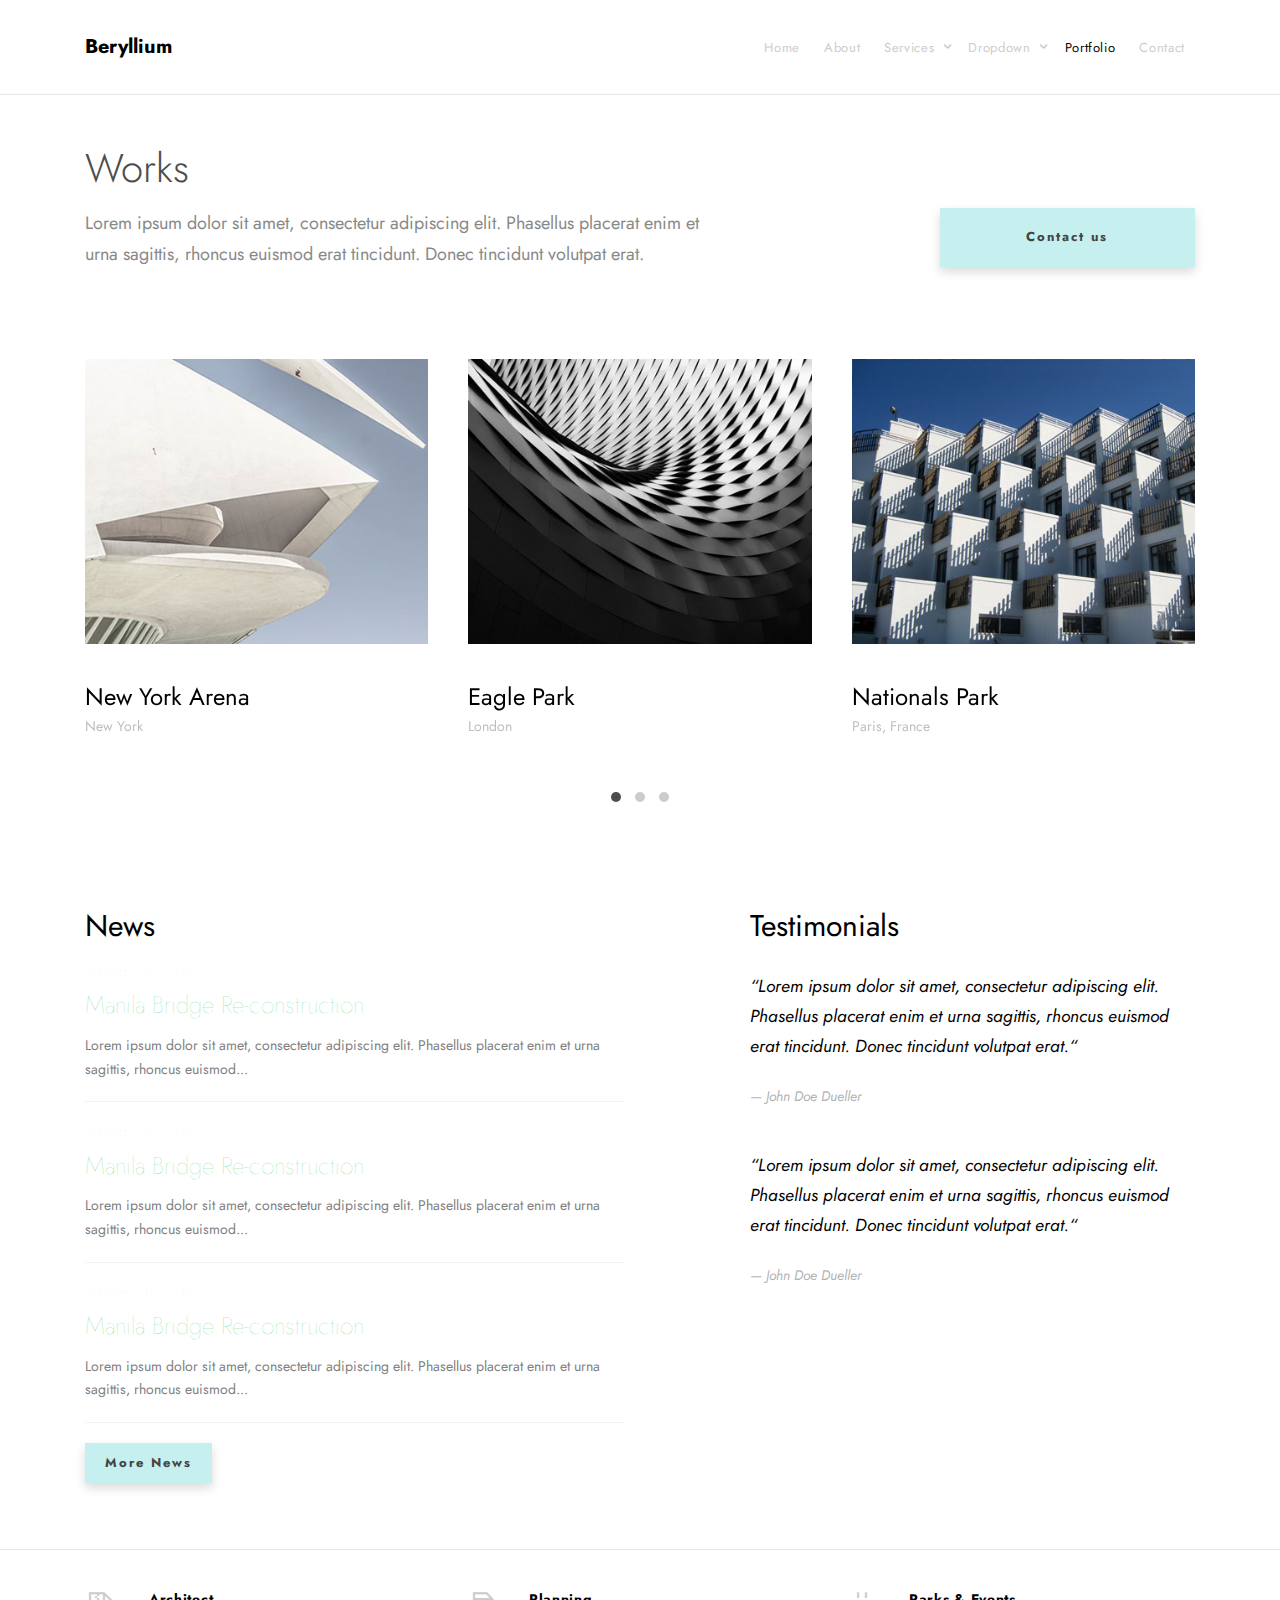
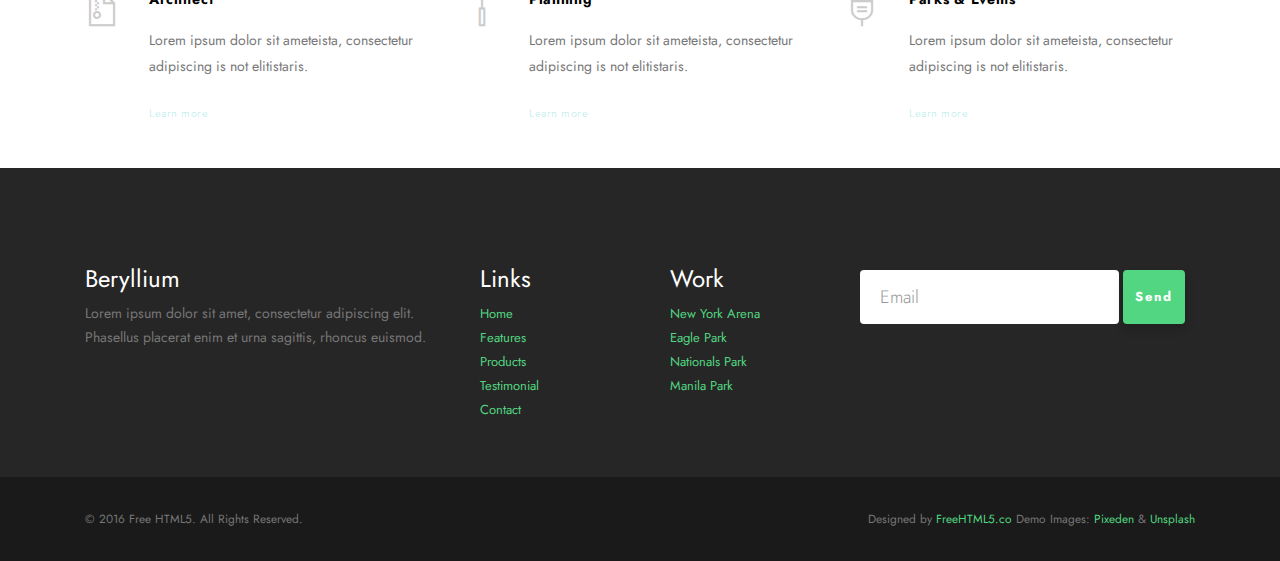
<file: portfolio.html>
<!DOCTYPE HTML>
<!--
	Aesthetic by freehtml5.co
	Twitter: http://twitter.com/fh5co
	URL: http://freehtml5.co
-->
<html>
	<head>
	<meta charset="utf-8">
	<meta http-equiv="X-UA-Compatible" content="IE=edge">
	<title>Beryllium &mdash; Free Website Template, Free HTML5 Template by FreeHTML5.co</title>
	<meta name="viewport" content="width=device-width, initial-scale=1">
	<meta name="description" content="Free HTML5 Website Template by FreeHTML5.co" />
	<meta name="keywords" content="free website templates, free html5, free template, free bootstrap, free website template, html5, css3, mobile first, responsive" />
	<meta name="author" content="FreeHTML5.co" />

  	<!-- Facebook and Twitter integration -->
	<meta property="og:title" content=""/>
	<meta property="og:image" content=""/>
	<meta property="og:url" content=""/>
	<meta property="og:site_name" content=""/>
	<meta property="og:description" content=""/>
	<meta name="twitter:title" content="" />
	<meta name="twitter:image" content="" />
	<meta name="twitter:url" content="" />
	<meta name="twitter:card" content="" />

	<link href="https://fonts.googleapis.com/css?family=Merriweather:300,400|Montserrat:400,700" rel="stylesheet">
	
	<!-- Animate.css -->
	<link rel="stylesheet" href="css/animate.css">
	<!-- Icomoon Icon Fonts-->
	<link rel="stylesheet" href="css/icomoon.css">
	<!-- Themify Icons-->
	<link rel="stylesheet" href="css/themify-icons.css">
	<!-- Bootstrap  -->
	<link rel="stylesheet" href="css/bootstrap.css">

	<!-- Owl Carousel  -->
	<link rel="stylesheet" href="css/owl.carousel.min.css">
	<link rel="stylesheet" href="css/owl.theme.default.min.css">

	<!-- Theme style  -->
	<link rel="stylesheet" href="css/style.css">

	<!-- Modernizr JS -->
	<script src="js/modernizr-2.6.2.min.js"></script>
	<!-- FOR IE9 below -->
	<!--[if lt IE 9]>
	<script src="js/respond.min.js"></script>
	<![endif]-->

	</head>
	<body>
		
	<div class="gtco-loader"></div>
	
	<div id="page">

		<nav class="gtco-nav" role="navigation">
			<div class="gtco-container">
				
				<div class="row">
					<div class="col-sm-2 col-xs-12">
						<div id="gtco-logo"><a href="index.html">Beryllium</div>
					</div>
					<div class="col-xs-10 text-right menu-1">
						<ul>
							<li><a href="index.html">Home</a></li>
							<li><a href="about.html">About</a></li>
							<li class="has-dropdown">
								<a href="services.html">Services</a>
								<ul class="dropdown">
									<li><a href="#">Web Design</a></li>
									<li><a href="#">eCommerce</a></li>
									<li><a href="#">Branding</a></li>
									<li><a href="#">API</a></li>
								</ul>
							</li>
							<li class="has-dropdown">
								<a href="#">Dropdown</a>
								<ul class="dropdown">
									<li><a href="#">HTML5</a></li>
									<li><a href="#">CSS3</a></li>
									<li><a href="#">Sass</a></li>
									<li><a href="#">jQuery</a></li>
								</ul>
							</li>
							<li class="active"><a href="portfolio.html">Portfolio</a></li>
							<li><a href="contact.html">Contact</a></li>
						</ul>
					</div>
				</div>
				
			</div>
		</nav>

		<div class="gtco-section">
			<div class="gtco-container">
				<div class="row gtco-heading">
					<div class="col-md-7 text-left">
						<h2>Works</h2>
						<p>Lorem ipsum dolor sit amet, consectetur adipiscing elit. Phasellus placerat enim et urna sagittis, rhoncus euismod erat tincidunt. Donec tincidunt volutpat erat.</p>
					</div>
					<div class="col-md-3 col-md-push-2 text-center">
						<p class="mt-md"><a href="#" class="btn btn-special btn-block">Contact us</a></p>
					</div>
				</div>
				<div class="row">

					<div class="col-md-12">
						<div class="owl-carousel owl-carousel-carousel">
							<div class="item">
								<div class="gtco-item">
									<a href="#"><img src="images/img_1.jpg" alt="" class="img-responsive"></a>
									<h2><a href="#">New York Arena</h2></a>
									<p class="role">New York</p>
								</div>
							</div>
							<div class="item">
								<div class="gtco-item">
									<a href="#"><img src="images/img_2.jpg" alt="" class="img-responsive"></a>
									<h2><a href="#">Eagle Park</h2></a>
									<p class="role">London</p>
								</div>
							</div>
							<div class="item">
								<div class="gtco-item">
									<a href="#"><img src="images/img_3.jpg" alt="" class="img-responsive"></a>
									<h2><a href="#">Nationals Park</h2></a>
									<p class="role">Paris, France</p>
								</div>
							</div>

							<div class="item">
								<div class="gtco-item">
									<a href="#"><img src="images/img_1.jpg" alt="" class="img-responsive"></a>
									<h2><a href="#">New York Arena</h2></a>
									<p class="role">New York</p>
								</div>
							</div>
							<div class="item">
								<div class="gtco-item">
									<a href="#"><img src="images/img_2.jpg" alt="" class="img-responsive"></a>
									<h2><a href="#">Eagle Park</h2></a>
									<p class="role">London</p>
								</div>
							</div>
							<div class="item">
								<div class="gtco-item">
									<a href="#"><img src="images/img_3.jpg" alt="" class="img-responsive"></a>
									<h2><a href="#">Nationals Park</h2></a>
									<p class="role">Paris, France</p>
								</div>
							</div>

							<div class="item">
								<div class="gtco-item">
									<a href="#"><img src="images/img_1.jpg" alt="" class="img-responsive"></a>
									<h2><a href="#">New York Arena</h2></a>
									<p class="role">New York</p>
								</div>
							</div>
							<div class="item">
								<div class="gtco-item">
									<a href="#"><img src="images/img_2.jpg" alt="" class="img-responsive"></a>
									<h2><a href="#">Eagle Park</h2></a>
									<p class="role">London</p>
								</div>
							</div>
							<div class="item">
								<div class="gtco-item">
									<a href="#"><img src="images/img_3.jpg" alt="" class="img-responsive"></a>
									<h2><a href="#">Nationals Park</h2></a>
									<p class="role">Paris, France</p>
								</div>
							</div>
						</div>
					</div>
					
				</div>
			</div>
		</div>
		<!-- END Work -->

		<div class="gtco-section">
			<div class="gtco-container">
				<div class="row">
					<div class="col-md-6 gtco-news">
						<h2>News</h2>	
						<ul>
							<li>
								<a href="#">
									<span class="post-date">September 10, 2016</span>
									<h3>Manila Bridge Re-construction</h3>
									<p>Lorem ipsum dolor sit amet, consectetur adipiscing elit. Phasellus placerat enim et urna sagittis, rhoncus euismod...</p>
								</a>
							</li>

							<li>
								<a href="#">
									<span class="post-date">September 10, 2016</span>
									<h3>Manila Bridge Re-construction</h3>
									<p>Lorem ipsum dolor sit amet, consectetur adipiscing elit. Phasellus placerat enim et urna sagittis, rhoncus euismod...</p>
								</a>
							</li>

							<li>
								<a href="#">
									<span class="post-date">September 10, 2016</span>
									<h3>Manila Bridge Re-construction</h3>
									<p>Lorem ipsum dolor sit amet, consectetur adipiscing elit. Phasellus placerat enim et urna sagittis, rhoncus euismod...</p>
								</a>
							</li>
						</ul>
						<p><a href="#" class="btn btn-sm btn-special">More News</a></p>
					</div>
					<!-- END News -->
					<div class="col-md-5 col-md-push-1 gtco-testimonials">
						<h2>Testimonials</h2>
						<blockquote>
							<p>&ldquo;Lorem ipsum dolor sit amet, consectetur adipiscing elit. Phasellus placerat enim et urna sagittis, rhoncus euismod erat tincidunt. Donec tincidunt volutpat erat.&ldquo;</p>
							<p class="author"><cite>&mdash; John Doe Dueller</cite></p>
						</blockquote>
						<blockquote>
							<p>&ldquo;Lorem ipsum dolor sit amet, consectetur adipiscing elit. Phasellus placerat enim et urna sagittis, rhoncus euismod erat tincidunt. Donec tincidunt volutpat erat.&ldquo;</p>
							<p class="author"><cite>&mdash; John Doe Dueller</cite></p>
						</blockquote>
					</div>
				</div>
			</div>
		</div>
		<!-- END  -->

		<div class="gtco-section gto-features">
			<div class="gtco-container">
				<div class="row">
					<div class="col-md-4">
						<div class="feature-left">
							<i class="ti-zip icon"></i>
							<div class="copy">
								<h3>Architect</h3>
								<p>Lorem ipsum dolor sit ameteista, consectetur adipiscing is not elitistaris.</p>
								<p><a href="#" class="gtco-more">Learn more</a></p>
							</div>
						</div>
					</div>
					<div class="col-md-4">
						<div class="feature-left">
							<i class="ti-hummer icon"></i>
							<div class="copy">
								<h3>Planning</h3>
								<p>Lorem ipsum dolor sit ameteista, consectetur adipiscing is not elitistaris.</p>
								<p><a href="#" class="gtco-more">Learn more</a></p>
							</div>
						</div>
					</div>
					<div class="col-md-4">
						<div class="feature-left">
							<i class="ti-plug icon"></i>
							<div class="copy">
								<h3>Parks &amp; Events</h3>
								<p>Lorem ipsum dolor sit ameteista, consectetur adipiscing is not elitistaris.</p>
								<p><a href="#" class="gtco-more">Learn more</a></p>
							</div>
						</div>
					</div>
				</div>
			</div>
		</div>

		<footer id="gtco-footer" class="gtco-section" role="contentinfo">
			<div class="gtco-container">
				<div class="row row-pb-md">
					<div class="col-md-4 gtco-widget gtco-footer-paragraph">
						<h3>Beryllium</h3>
						<p>Lorem ipsum dolor sit amet, consectetur adipiscing elit. Phasellus placerat enim et urna sagittis, rhoncus euismod.</p>
					</div>
					<div class="col-md-4">
						<div class="row">
							<div class="col-md-6 gtco-footer-link">
								<h3>Links</h3>
								<ul class="gtco-list-link">
									<li><a href="#">Home</a></li>
									<li><a href="#">Features</a></li>
									<li><a href="#">Products</a></li>
									<li><a href="#">Testimonial</a></li>
									<li><a href="#">Contact</a></li>
								</ul>
							</div>
							<div class="col-md-6 gtco-footer-link">
								<h3>Work</h3>
								<ul class="gtco-list-link">
									<li><a href="#">New York Arena</a></li>
									<li><a href="#">Eagle Park</a></li>
									<li><a href="#">Nationals Park</a></li>
									<li><a href="#">Manila Park</a></li>
								</ul>
							</div>
						</div>
					</div>
					<div class="col-md-4 gtco-footer-subscribe">
						<form class="form-inline">
						  <div class="form-group">
						    <label class="sr-only" for="exampleInputEmail3">Email address</label>
						    <input type="email" class="form-control" id="" placeholder="Email">
						  </div>
						  <button type="submit" class="btn btn-primary">Send</button>
						</form>
					</div>
				</div>
			</div>
			<div class="gtco-copyright">
				<div class="gtco-container">
					<div class="row">
						<div class="col-md-6 text-left">
							<p><small>&copy; 2016 Free HTML5. All Rights Reserved. </small></p>
						</div>
						<div class="col-md-6 text-right">
							<p><small>Designed by <a href="http://freehtml5.co/" target="_blank">FreeHTML5.co</a> Demo Images: <a href="http://pixeden.com/" target="_blank">Pixeden</a> &amp; <a href="http://unsplash.com" target="_blank">Unsplash</a></small> </p>
						</div>
					</div>
				</div>
			</div>
		</footer>
		<!-- END footer -->

	</div>

	<div class="gototop js-top">
		<a href="#" class="js-gotop"><i class="icon-arrow-up"></i></a>
	</div>
	
	<!-- jQuery -->
	<script src="js/jquery.min.js"></script>
	<!-- jQuery Easing -->
	<script src="js/jquery.easing.1.3.js"></script>
	<!-- Bootstrap -->
	<script src="js/bootstrap.min.js"></script>
	<!-- Waypoints -->
	<script src="js/jquery.waypoints.min.js"></script>
	<!-- Carousel -->
	<script src="js/owl.carousel.min.js"></script>
	
	<!-- Main -->
	<script src="js/main.js"></script>

	</body>
</html>
</file>
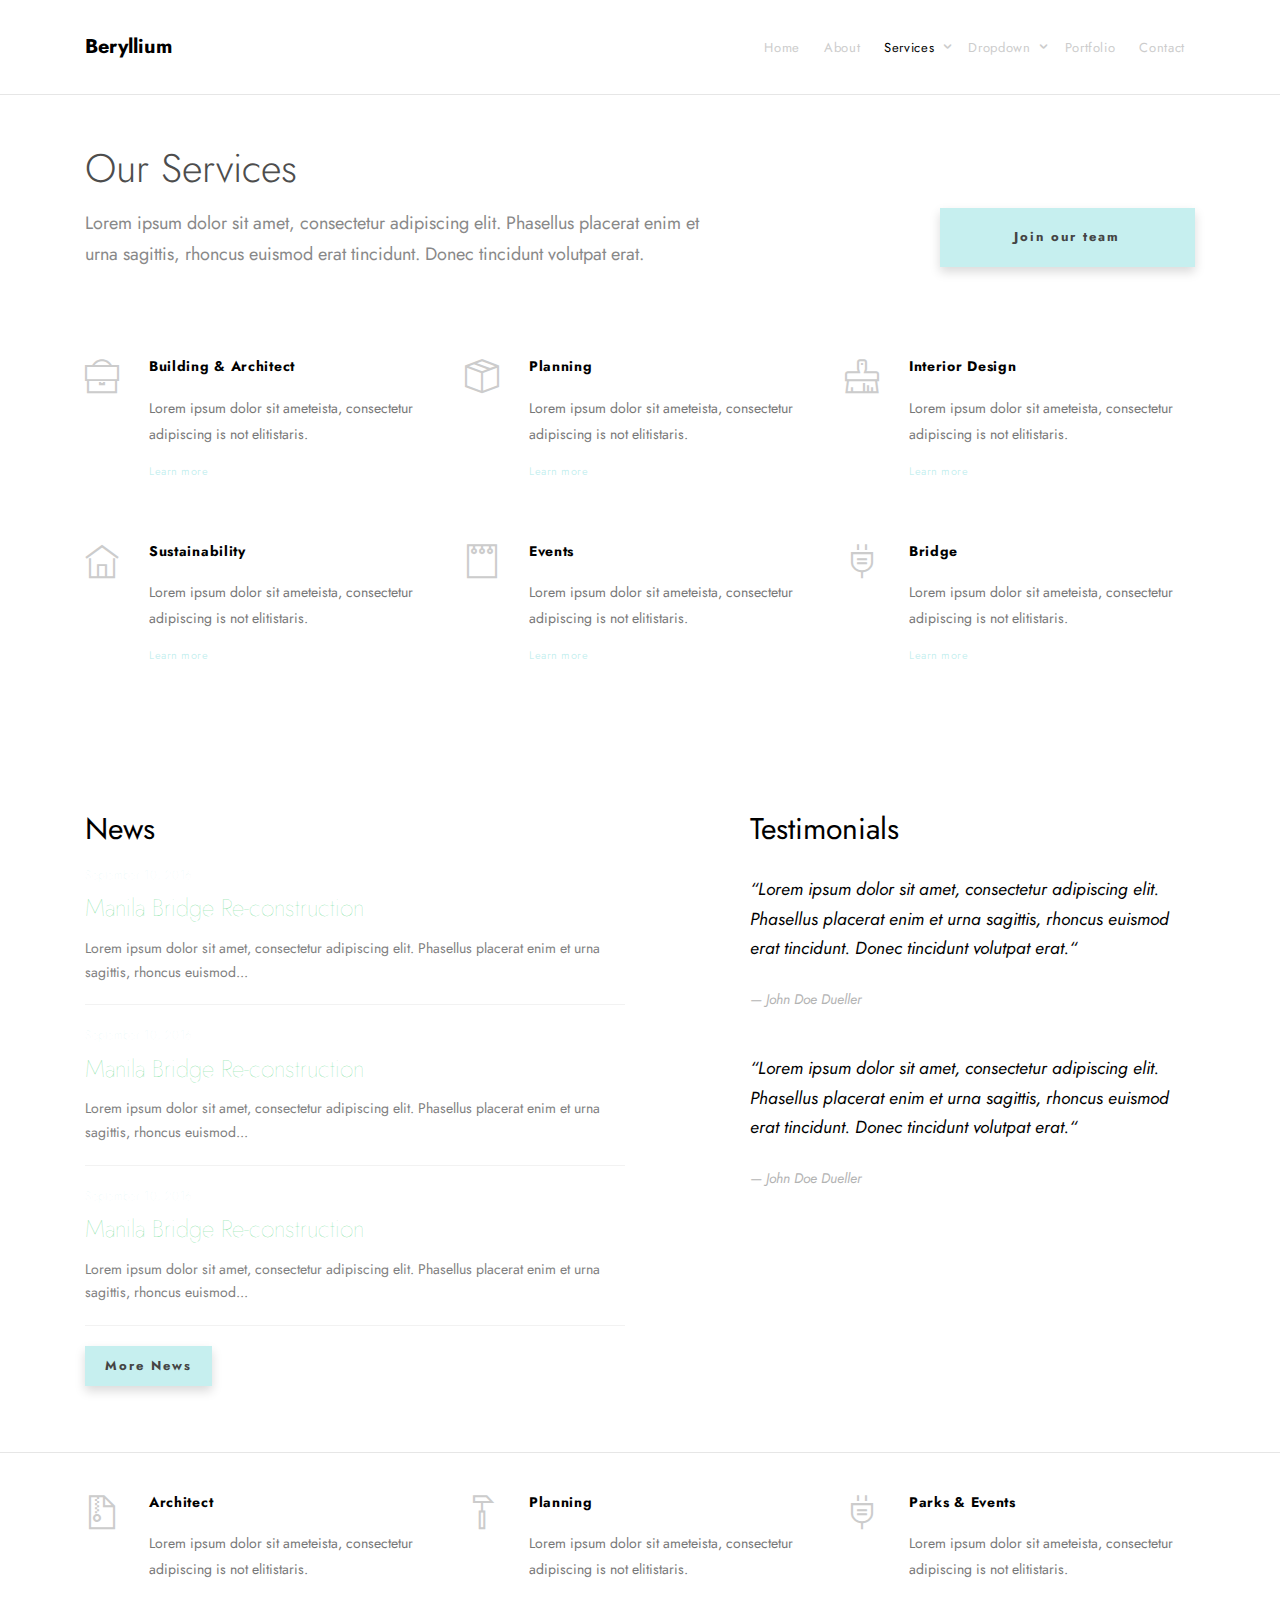
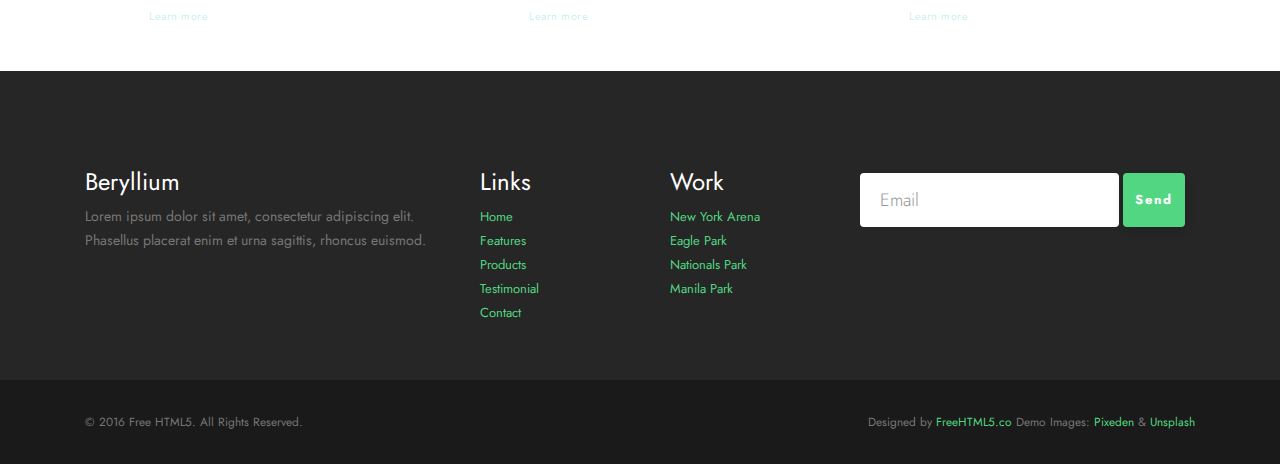
<file: services.html>
<!DOCTYPE HTML>
<!--
	Aesthetic by freehtml5.co
	Twitter: http://twitter.com/fh5co
	URL: http://freehtml5.co
-->
<html>
	<head>
	<meta charset="utf-8">
	<meta http-equiv="X-UA-Compatible" content="IE=edge">
	<title>Beryllium &mdash; Free Website Template, Free HTML5 Template by FreeHTML5.co</title>
	<meta name="viewport" content="width=device-width, initial-scale=1">
	<meta name="description" content="Free HTML5 Website Template by FreeHTML5.co" />
	<meta name="keywords" content="free website templates, free html5, free template, free bootstrap, free website template, html5, css3, mobile first, responsive" />
	<meta name="author" content="FreeHTML5.co" />

  	<!-- Facebook and Twitter integration -->
	<meta property="og:title" content=""/>
	<meta property="og:image" content=""/>
	<meta property="og:url" content=""/>
	<meta property="og:site_name" content=""/>
	<meta property="og:description" content=""/>
	<meta name="twitter:title" content="" />
	<meta name="twitter:image" content="" />
	<meta name="twitter:url" content="" />
	<meta name="twitter:card" content="" />

	<link href="https://fonts.googleapis.com/css?family=Merriweather:300,400|Montserrat:400,700" rel="stylesheet">
	
	<!-- Animate.css -->
	<link rel="stylesheet" href="css/animate.css">
	<!-- Icomoon Icon Fonts-->
	<link rel="stylesheet" href="css/icomoon.css">
	<!-- Themify Icons-->
	<link rel="stylesheet" href="css/themify-icons.css">
	<!-- Bootstrap  -->
	<link rel="stylesheet" href="css/bootstrap.css">

	<!-- Owl Carousel  -->
	<link rel="stylesheet" href="css/owl.carousel.min.css">
	<link rel="stylesheet" href="css/owl.theme.default.min.css">

	<!-- Theme style  -->
	<link rel="stylesheet" href="css/style.css">

	<!-- Modernizr JS -->
	<script src="js/modernizr-2.6.2.min.js"></script>
	<!-- FOR IE9 below -->
	<!--[if lt IE 9]>
	<script src="js/respond.min.js"></script>
	<![endif]-->

	</head>
	<body>
		
	<div class="gtco-loader"></div>
	
	<div id="page">

		<nav class="gtco-nav" role="navigation">
			<div class="gtco-container">
				
				<div class="row">
					<div class="col-sm-2 col-xs-12">
						<div id="gtco-logo"><a href="index.html">Beryllium</div>
					</div>
					<div class="col-xs-10 text-right menu-1">
						<ul>
							<li><a href="index.html">Home</a></li>
							<li><a href="about.html">About</a></li>
							<li class="has-dropdown active">
								<a href="services.html">Services</a>
								<ul class="dropdown">
									<li><a href="#">Web Design</a></li>
									<li><a href="#">eCommerce</a></li>
									<li><a href="#">Branding</a></li>
									<li><a href="#">API</a></li>
								</ul>
							</li>
							<li class="has-dropdown">
								<a href="#">Dropdown</a>
								<ul class="dropdown">
									<li><a href="#">HTML5</a></li>
									<li><a href="#">CSS3</a></li>
									<li><a href="#">Sass</a></li>
									<li><a href="#">jQuery</a></li>
								</ul>
							</li>
							<li><a href="portfolio.html">Portfolio</a></li>
							<li><a href="contact.html">Contact</a></li>
						</ul>
					</div>
				</div>
				
			</div>
		</nav>

		

		<div class="gtco-section gtco-services">
			<div class="gtco-container">
				<div class="row gtco-heading">
					<div class="col-md-7 text-left">
						<h2>Our Services</h2>
						<p>Lorem ipsum dolor sit amet, consectetur adipiscing elit. Phasellus placerat enim et urna sagittis, rhoncus euismod erat tincidunt. Donec tincidunt volutpat erat.</p>
					</div>
					<div class="col-md-3 col-md-push-2 text-center">
						<p class="mt-md"><a href="#" class="btn btn-special btn-block">Join our team</a></p>
					</div>
				</div>
				<div class="row">
					<div class="col-md-4 col-sm-6 col-xs-12">
						<div class="feature-left">
							<i class="ti-briefcase icon"></i>
							<div class="copy">
								<h3>Building &amp; Architect</h3>
								<p>Lorem ipsum dolor sit ameteista, consectetur adipiscing is not elitistaris.</p>
								<p><a href="#" class="gtco-more">Learn more</a></p>
							</div>
						</div>
					</div>
					<div class="col-md-4 col-sm-6 col-xs-12">
						<div class="feature-left">
							<i class="ti-package icon"></i>
							<div class="copy">
								<h3>Planning</h3>
								<p>Lorem ipsum dolor sit ameteista, consectetur adipiscing is not elitistaris.</p>
								<p><a href="#" class="gtco-more">Learn more</a></p>
							</div>
						</div>
					</div>
					
					<div class="clearfix visible-sm-block"></div>

					<div class="col-md-4 col-sm-6 col-xs-12">
						<div class="feature-left">
							<i class="ti-brush-alt icon"></i>
							<div class="copy">
								<h3>Interior Design</h3>
								<p>Lorem ipsum dolor sit ameteista, consectetur adipiscing is not elitistaris.</p>
								<p><a href="#" class="gtco-more">Learn more</a></p>
							</div>
						</div>
					</div>
					
					<div class="clearfix visible-md-block"></div>

					<div class="col-md-4 col-sm-6 col-xs-12">
						<div class="feature-left">
							<i class="ti-home icon"></i>
							<div class="copy">
								<h3>Sustainability</h3>
								<p>Lorem ipsum dolor sit ameteista, consectetur adipiscing is not elitistaris.</p>
								<p><a href="#" class="gtco-more">Learn more</a></p>
							</div>
						</div>
					</div>

					<div class="clearfix visible-sm-block"></div>

					<div class="col-md-4 col-sm-6 col-xs-12">
						<div class="feature-left">
							<i class="ti-notepad icon"></i>
							<div class="copy">
								<h3>Events</h3>
								<p>Lorem ipsum dolor sit ameteista, consectetur adipiscing is not elitistaris.</p>
								<p><a href="#" class="gtco-more">Learn more</a></p>
							</div>
						</div>
					</div>


					<div class="col-md-4 col-sm-6 col-xs-12">
						<div class="feature-left">
							<i class="ti-plug icon"></i>
							<div class="copy">
								<h3>Bridge</h3>
								<p>Lorem ipsum dolor sit ameteista, consectetur adipiscing is not elitistaris.</p>
								<p><a href="#" class="gtco-more">Learn more</a></p>
							</div>
						</div>
					</div>
					
					

				</div>
			</div>
		</div>
		<!-- Services -->

		<div class="gtco-section">
			<div class="gtco-container">
				<div class="row">
					<div class="col-md-6 gtco-news">
						<h2>News</h2>	
						<ul>
							<li>
								<a href="#">
									<span class="post-date">September 10, 2016</span>
									<h3>Manila Bridge Re-construction</h3>
									<p>Lorem ipsum dolor sit amet, consectetur adipiscing elit. Phasellus placerat enim et urna sagittis, rhoncus euismod...</p>
								</a>
							</li>

							<li>
								<a href="#">
									<span class="post-date">September 10, 2016</span>
									<h3>Manila Bridge Re-construction</h3>
									<p>Lorem ipsum dolor sit amet, consectetur adipiscing elit. Phasellus placerat enim et urna sagittis, rhoncus euismod...</p>
								</a>
							</li>

							<li>
								<a href="#">
									<span class="post-date">September 10, 2016</span>
									<h3>Manila Bridge Re-construction</h3>
									<p>Lorem ipsum dolor sit amet, consectetur adipiscing elit. Phasellus placerat enim et urna sagittis, rhoncus euismod...</p>
								</a>
							</li>
						</ul>
						<p><a href="#" class="btn btn-sm btn-special">More News</a></p>
					</div>
					<!-- END News -->
					<div class="col-md-5 col-md-push-1 gtco-testimonials">
						<h2>Testimonials</h2>
						<blockquote>
							<p>&ldquo;Lorem ipsum dolor sit amet, consectetur adipiscing elit. Phasellus placerat enim et urna sagittis, rhoncus euismod erat tincidunt. Donec tincidunt volutpat erat.&ldquo;</p>
							<p class="author"><cite>&mdash; John Doe Dueller</cite></p>
						</blockquote>
						<blockquote>
							<p>&ldquo;Lorem ipsum dolor sit amet, consectetur adipiscing elit. Phasellus placerat enim et urna sagittis, rhoncus euismod erat tincidunt. Donec tincidunt volutpat erat.&ldquo;</p>
							<p class="author"><cite>&mdash; John Doe Dueller</cite></p>
						</blockquote>
					</div>
				</div>
			</div>
		</div>
		<!-- END  -->

		<div class="gtco-section gto-features">
			<div class="gtco-container">
				<div class="row">
					<div class="col-md-4">
						<div class="feature-left">
							<i class="ti-zip icon"></i>
							<div class="copy">
								<h3>Architect</h3>
								<p>Lorem ipsum dolor sit ameteista, consectetur adipiscing is not elitistaris.</p>
								<p><a href="#" class="gtco-more">Learn more</a></p>
							</div>
						</div>
					</div>
					<div class="col-md-4">
						<div class="feature-left">
							<i class="ti-hummer icon"></i>
							<div class="copy">
								<h3>Planning</h3>
								<p>Lorem ipsum dolor sit ameteista, consectetur adipiscing is not elitistaris.</p>
								<p><a href="#" class="gtco-more">Learn more</a></p>
							</div>
						</div>
					</div>
					<div class="col-md-4">
						<div class="feature-left">
							<i class="ti-plug icon"></i>
							<div class="copy">
								<h3>Parks &amp; Events</h3>
								<p>Lorem ipsum dolor sit ameteista, consectetur adipiscing is not elitistaris.</p>
								<p><a href="#" class="gtco-more">Learn more</a></p>
							</div>
						</div>
					</div>
				</div>
			</div>
		</div>

		<footer id="gtco-footer" class="gtco-section" role="contentinfo">
			<div class="gtco-container">
				<div class="row row-pb-md">
					<div class="col-md-4 gtco-widget gtco-footer-paragraph">
						<h3>Beryllium</h3>
						<p>Lorem ipsum dolor sit amet, consectetur adipiscing elit. Phasellus placerat enim et urna sagittis, rhoncus euismod.</p>
					</div>
					<div class="col-md-4">
						<div class="row">
							<div class="col-md-6 gtco-footer-link">
								<h3>Links</h3>
								<ul class="gtco-list-link">
									<li><a href="#">Home</a></li>
									<li><a href="#">Features</a></li>
									<li><a href="#">Products</a></li>
									<li><a href="#">Testimonial</a></li>
									<li><a href="#">Contact</a></li>
								</ul>
							</div>
							<div class="col-md-6 gtco-footer-link">
								<h3>Work</h3>
								<ul class="gtco-list-link">
									<li><a href="#">New York Arena</a></li>
									<li><a href="#">Eagle Park</a></li>
									<li><a href="#">Nationals Park</a></li>
									<li><a href="#">Manila Park</a></li>
								</ul>
							</div>
						</div>
					</div>
					<div class="col-md-4 gtco-footer-subscribe">
						<form class="form-inline">
						  <div class="form-group">
						    <label class="sr-only" for="exampleInputEmail3">Email address</label>
						    <input type="email" class="form-control" id="" placeholder="Email">
						  </div>
						  <button type="submit" class="btn btn-primary">Send</button>
						</form>
					</div>
				</div>
			</div>
			<div class="gtco-copyright">
				<div class="gtco-container">
					<div class="row">
						<div class="col-md-6 text-left">
							<p><small>&copy; 2016 Free HTML5. All Rights Reserved. </small></p>
						</div>
						<div class="col-md-6 text-right">
							<p><small>Designed by <a href="http://freehtml5.co/" target="_blank">FreeHTML5.co</a> Demo Images: <a href="http://pixeden.com/" target="_blank">Pixeden</a> &amp; <a href="http://unsplash.com" target="_blank">Unsplash</a></small> </p>
						</div>
					</div>
				</div>
			</div>
		</footer>
		<!-- END footer -->

	</div>

	<div class="gototop js-top">
		<a href="#" class="js-gotop"><i class="icon-arrow-up"></i></a>
	</div>
	
	<!-- jQuery -->
	<script src="js/jquery.min.js"></script>
	<!-- jQuery Easing -->
	<script src="js/jquery.easing.1.3.js"></script>
	<!-- Bootstrap -->
	<script src="js/bootstrap.min.js"></script>
	<!-- Waypoints -->
	<script src="js/jquery.waypoints.min.js"></script>
	<!-- Carousel -->
	<script src="js/owl.carousel.min.js"></script>
	<!-- Main -->
	<script src="js/main.js"></script>

	</body>
</html>
</file>
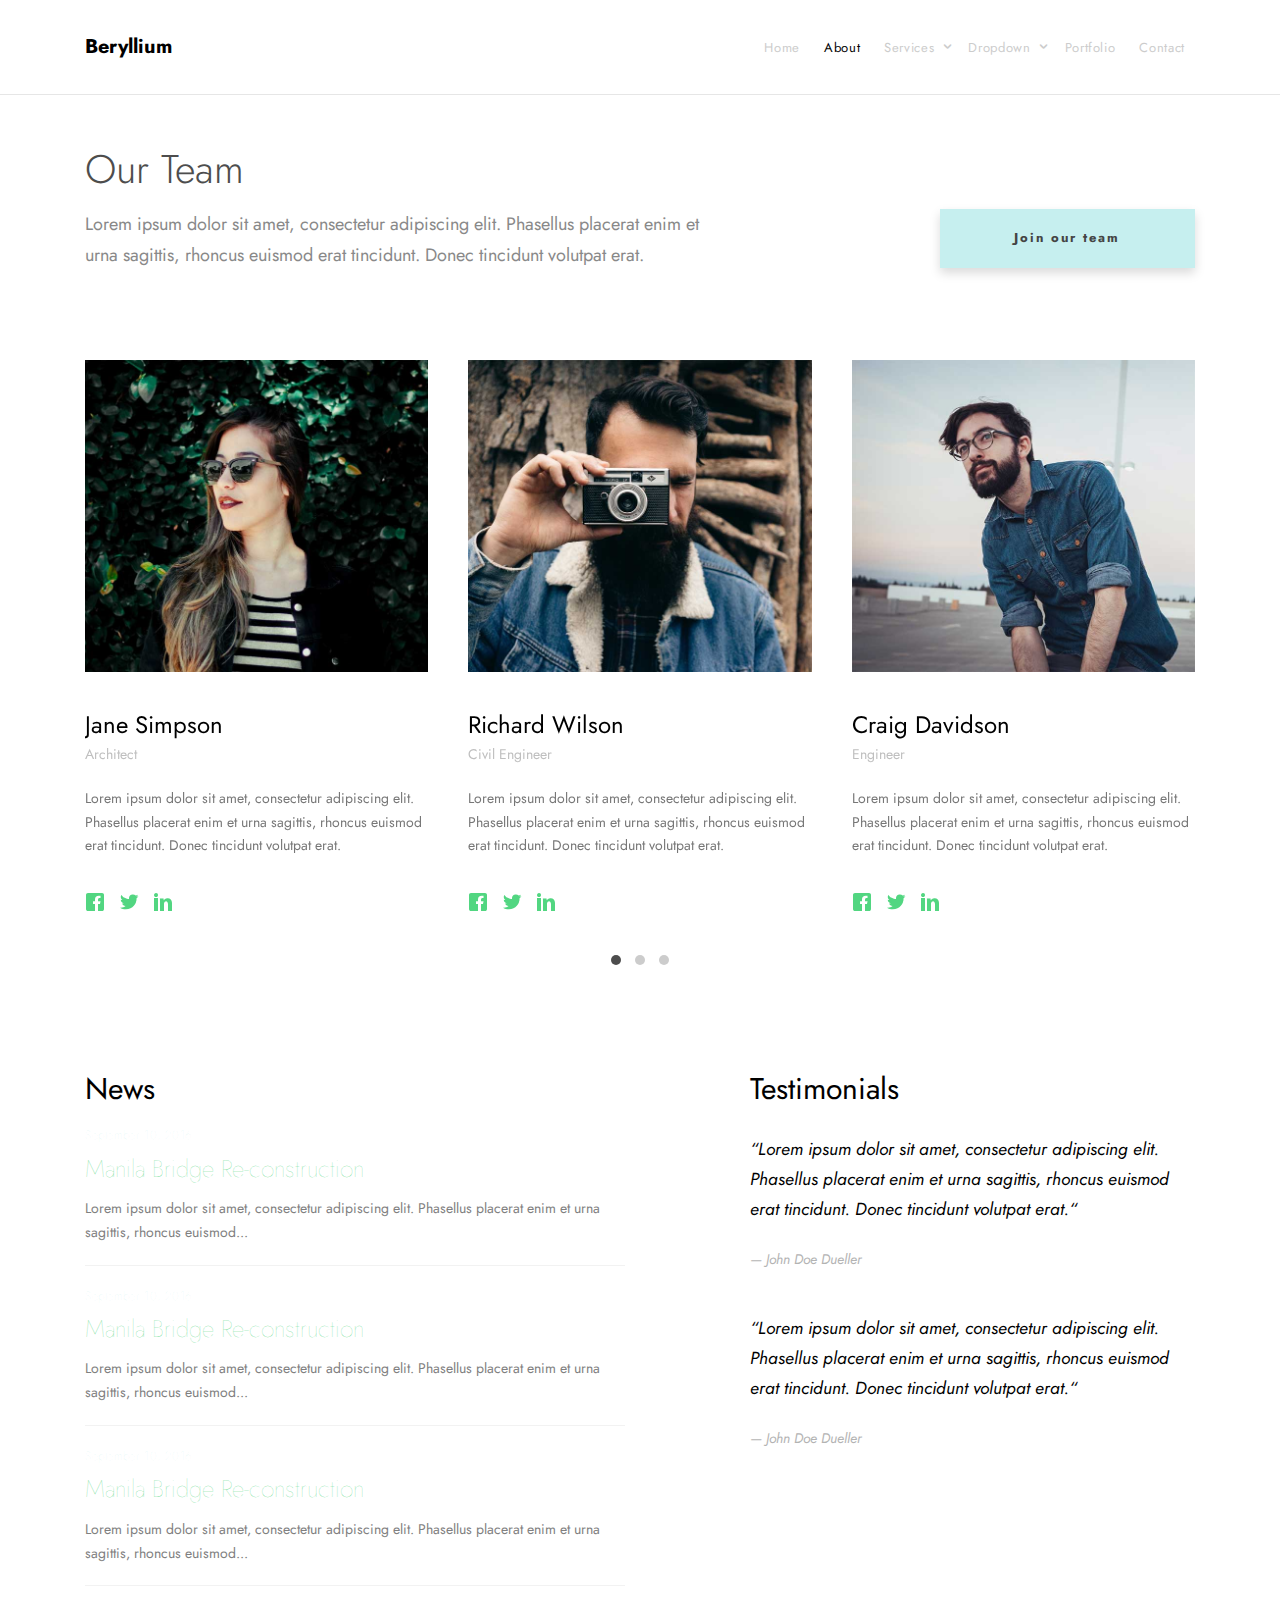
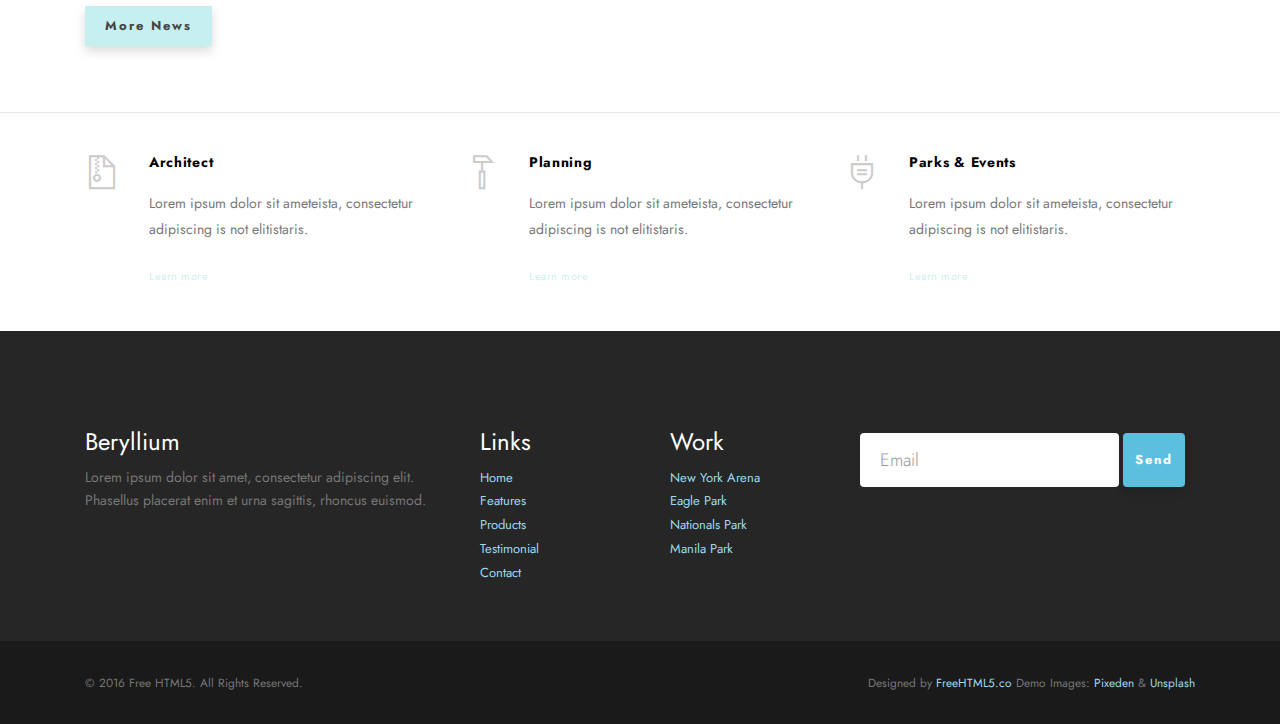
<file: docs/about.html>
<!DOCTYPE HTML>
<!--
	Aesthetic by freehtml5.co
	Twitter: http://twitter.com/fh5co
	URL: http://freehtml5.co
-->
<html>
	<head>
	<meta charset="utf-8">
	<meta http-equiv="X-UA-Compatible" content="IE=edge">
	<title>Beryllium &mdash; Free Website Template, Free HTML5 Template by FreeHTML5.co</title>
	<meta name="viewport" content="width=device-width, initial-scale=1">
	<meta name="description" content="Free HTML5 Website Template by FreeHTML5.co" />
	<meta name="keywords" content="free website templates, free html5, free template, free bootstrap, free website template, html5, css3, mobile first, responsive" />
	<meta name="author" content="FreeHTML5.co" />

  	<!-- Facebook and Twitter integration -->
	<meta property="og:title" content=""/>
	<meta property="og:image" content=""/>
	<meta property="og:url" content=""/>
	<meta property="og:site_name" content=""/>
	<meta property="og:description" content=""/>
	<meta name="twitter:title" content="" />
	<meta name="twitter:image" content="" />
	<meta name="twitter:url" content="" />
	<meta name="twitter:card" content="" />

	<!-- <link href="https://fonts.googleapis.com/css?family=Merriweather:300,400|Montserrat:400,700" rel="stylesheet"> -->
	
	<!-- Animate.css -->
	<link rel="stylesheet" href="css/animate.css">
	<!-- Icomoon Icon Fonts-->
	<link rel="stylesheet" href="css/icomoon.css">
	<!-- Themify Icons-->
	<link rel="stylesheet" href="css/themify-icons.css">
	<!-- Bootstrap  -->
	<link rel="stylesheet" href="css/bootstrap.css">

	<!-- Owl Carousel  -->
	<link rel="stylesheet" href="css/owl.carousel.min.css">
	<link rel="stylesheet" href="css/owl.theme.default.min.css">

	<!-- Theme style  -->
	<link rel="stylesheet" href="css/style.css">

	<!-- Modernizr JS -->
	<script src="js/modernizr-2.6.2.min.js"></script>
	<!-- FOR IE9 below -->
	<!--[if lt IE 9]>
	<script src="js/respond.min.js"></script>
	<![endif]-->

	</head>
	<body>
		
	<div class="gtco-loader"></div>
	
	<div id="page">

		<nav class="gtco-nav" role="navigation">
			<div class="gtco-container">
				
				<div class="row">
					<div class="col-sm-2 col-xs-12">
						<div id="gtco-logo"><a href="index.html">Beryllium</div>
					</div>
					<div class="col-xs-10 text-right menu-1">
						<ul>
							<li><a href="index.html">Home</a></li>
							<li class="active"><a href="about.html">About</a></li>
							<li class="has-dropdown">
								<a href="services.html">Services</a>
								<ul class="dropdown">
									<li><a href="#">Web Design</a></li>
									<li><a href="#">eCommerce</a></li>
									<li><a href="#">Branding</a></li>
									<li><a href="#">API</a></li>
								</ul>
							</li>
							<li class="has-dropdown">
								<a href="#">Dropdown</a>
								<ul class="dropdown">
									<li><a href="#">HTML5</a></li>
									<li><a href="#">CSS3</a></li>
									<li><a href="#">Sass</a></li>
									<li><a href="#">jQuery</a></li>
								</ul>
							</li>
							<li><a href="portfolio.html">Portfolio</a></li>
							<li><a href="contact.html">Contact</a></li>
						</ul>
					</div>
				</div>
				
			</div>
		</nav>

		

		<div class="gtco-section">
			<div class="gtco-container">
				<div class="row gtco-heading">
					<div class="col-md-7 text-left">
						<h2>Our Team</h2>
						<p>Lorem ipsum dolor sit amet, consectetur adipiscing elit. Phasellus placerat enim et urna sagittis, rhoncus euismod erat tincidunt. Donec tincidunt volutpat erat.</p>
					</div>
					<div class="col-md-3 col-md-push-2 text-center">
						<p class="mt-md"><a href="#" class="btn btn-special btn-block">Join our team</a></p>
					</div>
				</div>
				<div class="row">

					<div class="col-md-12">
						<div class="owl-carousel owl-carousel-carousel">
							<div class="item">
								<div class="gtco-staff">
									<img src="images/staff_1.jpg" alt="" class="img-responsive">
									<h2>Jane Simpson</h2>
									<p class="role">Architect</p>
									<p>Lorem ipsum dolor sit amet, consectetur adipiscing elit. Phasellus placerat enim et urna sagittis, rhoncus euismod erat tincidunt. Donec tincidunt volutpat erat.</p>
									<ul class="fh5co-social">
										<li><a href="#"><i class="icon-facebook"></i></a></li>
										<li><a href="#"><i class="icon-twitter"></i></a></li>
										<li><a href="#"><i class="icon-linkedin"></i></a></li>
									</ul>
								</div>
							</div>
							<div class="item">
								<div class="gtco-staff">
									<img src="images/staff_2.jpg" alt="" class="img-responsive">
									<h2>Richard Wilson</h2>
									<p class="role">Civil Engineer</p>
									<p>Lorem ipsum dolor sit amet, consectetur adipiscing elit. Phasellus placerat enim et urna sagittis, rhoncus euismod erat tincidunt. Donec tincidunt volutpat erat.</p>
									<ul class="fh5co-social">
										<li><a href="#"><i class="icon-facebook"></i></a></li>
										<li><a href="#"><i class="icon-twitter"></i></a></li>
										<li><a href="#"><i class="icon-linkedin"></i></a></li>
									</ul>
								</div>
							</div>
							<div class="item">
								<div class="gtco-staff">
									<img src="images/staff_3.jpg" alt="" class="img-responsive">
									<h2>Craig Davidson</h2>
									<p class="role">Engineer</p>
									<p>Lorem ipsum dolor sit amet, consectetur adipiscing elit. Phasellus placerat enim et urna sagittis, rhoncus euismod erat tincidunt. Donec tincidunt volutpat erat.</p>
									<ul class="fh5co-social">
										<li><a href="#"><i class="icon-facebook"></i></a></li>
										<li><a href="#"><i class="icon-twitter"></i></a></li>
										<li><a href="#"><i class="icon-linkedin"></i></a></li>
									</ul>
								</div>
							</div>

							<div class="item">
								<div class="gtco-staff">
									<img src="images/staff_1.jpg" alt="" class="img-responsive">
									<h2>Jane Simpson</h2>
									<p class="role">Architect</p>
									<p>Lorem ipsum dolor sit amet, consectetur adipiscing elit. Phasellus placerat enim et urna sagittis, rhoncus euismod erat tincidunt. Donec tincidunt volutpat erat.</p>
									<ul class="fh5co-social">
										<li><a href="#"><i class="icon-facebook"></i></a></li>
										<li><a href="#"><i class="icon-twitter"></i></a></li>
										<li><a href="#"><i class="icon-linkedin"></i></a></li>
									</ul>
								</div>
							</div>
							<div class="item">
								<div class="gtco-staff">
									<img src="images/staff_2.jpg" alt="" class="img-responsive">
									<h2>Richard Wilson</h2>
									<p class="role">Civil Engineer</p>
									<p>Lorem ipsum dolor sit amet, consectetur adipiscing elit. Phasellus placerat enim et urna sagittis, rhoncus euismod erat tincidunt. Donec tincidunt volutpat erat.</p>
									<ul class="fh5co-social">
										<li><a href="#"><i class="icon-facebook"></i></a></li>
										<li><a href="#"><i class="icon-twitter"></i></a></li>
										<li><a href="#"><i class="icon-linkedin"></i></a></li>
									</ul>
								</div>
							</div>
							<div class="item">
								<div class="gtco-staff">
									<img src="images/staff_3.jpg" alt="" class="img-responsive">
									<h2>Craig Davidson</h2>
									<p class="role">Engineer</p>
									<p>Lorem ipsum dolor sit amet, consectetur adipiscing elit. Phasellus placerat enim et urna sagittis, rhoncus euismod erat tincidunt. Donec tincidunt volutpat erat.</p>
									<ul class="fh5co-social">
										<li><a href="#"><i class="icon-facebook"></i></a></li>
										<li><a href="#"><i class="icon-twitter"></i></a></li>
										<li><a href="#"><i class="icon-linkedin"></i></a></li>
									</ul>
								</div>
							</div>
							<div class="item">
								<div class="gtco-staff">
									<img src="images/staff_1.jpg" alt="" class="img-responsive">
									<h2>Jane Simpson</h2>
									<p class="role">Architect</p>
									<p>Lorem ipsum dolor sit amet, consectetur adipiscing elit. Phasellus placerat enim et urna sagittis, rhoncus euismod erat tincidunt. Donec tincidunt volutpat erat.</p>
									<ul class="fh5co-social">
										<li><a href="#"><i class="icon-facebook"></i></a></li>
										<li><a href="#"><i class="icon-twitter"></i></a></li>
										<li><a href="#"><i class="icon-linkedin"></i></a></li>
									</ul>
								</div>
							</div>
							<div class="item">
								<div class="gtco-staff">
									<img src="images/staff_2.jpg" alt="" class="img-responsive">
									<h2>Richard Wilson</h2>
									<p class="role">Civil Engineer</p>
									<p>Lorem ipsum dolor sit amet, consectetur adipiscing elit. Phasellus placerat enim et urna sagittis, rhoncus euismod erat tincidunt. Donec tincidunt volutpat erat.</p>
									<ul class="fh5co-social">
										<li><a href="#"><i class="icon-facebook"></i></a></li>
										<li><a href="#"><i class="icon-twitter"></i></a></li>
										<li><a href="#"><i class="icon-linkedin"></i></a></li>
									</ul>
								</div>
							</div>
							<div class="item">
								<div class="gtco-staff">
									<img src="images/staff_3.jpg" alt="" class="img-responsive">
									<h2>Craig Davidson</h2>
									<p class="role">Engineer</p>
									<p>Lorem ipsum dolor sit amet, consectetur adipiscing elit. Phasellus placerat enim et urna sagittis, rhoncus euismod erat tincidunt. Donec tincidunt volutpat erat.</p>
									<ul class="fh5co-social">
										<li><a href="#"><i class="icon-facebook"></i></a></li>
										<li><a href="#"><i class="icon-twitter"></i></a></li>
										<li><a href="#"><i class="icon-linkedin"></i></a></li>
									</ul>
								</div>
							</div>
						</div>
					</div>
					
				</div>
			</div>
		</div>
		<!-- END .gtco-services -->

		<div class="gtco-section">
			<div class="gtco-container">
				<div class="row">
					<div class="col-md-6 gtco-news">
						<h2>News</h2>	
						<ul>
							<li>
								<a href="#">
									<span class="post-date">September 10, 2016</span>
									<h3>Manila Bridge Re-construction</h3>
									<p>Lorem ipsum dolor sit amet, consectetur adipiscing elit. Phasellus placerat enim et urna sagittis, rhoncus euismod...</p>
								</a>
							</li>

							<li>
								<a href="#">
									<span class="post-date">September 10, 2016</span>
									<h3>Manila Bridge Re-construction</h3>
									<p>Lorem ipsum dolor sit amet, consectetur adipiscing elit. Phasellus placerat enim et urna sagittis, rhoncus euismod...</p>
								</a>
							</li>

							<li>
								<a href="#">
									<span class="post-date">September 10, 2016</span>
									<h3>Manila Bridge Re-construction</h3>
									<p>Lorem ipsum dolor sit amet, consectetur adipiscing elit. Phasellus placerat enim et urna sagittis, rhoncus euismod...</p>
								</a>
							</li>
						</ul>
						<p><a href="#" class="btn btn-sm btn-special">More News</a></p>
					</div>
					<!-- END News -->
					<div class="col-md-5 col-md-push-1 gtco-testimonials">
						<h2>Testimonials</h2>
						<blockquote>
							<p>&ldquo;Lorem ipsum dolor sit amet, consectetur adipiscing elit. Phasellus placerat enim et urna sagittis, rhoncus euismod erat tincidunt. Donec tincidunt volutpat erat.&ldquo;</p>
							<p class="author"><cite>&mdash; John Doe Dueller</cite></p>
						</blockquote>
						<blockquote>
							<p>&ldquo;Lorem ipsum dolor sit amet, consectetur adipiscing elit. Phasellus placerat enim et urna sagittis, rhoncus euismod erat tincidunt. Donec tincidunt volutpat erat.&ldquo;</p>
							<p class="author"><cite>&mdash; John Doe Dueller</cite></p>
						</blockquote>
					</div>
				</div>
			</div>
		</div>
		<!-- END  -->

		<div class="gtco-section gto-features">
			<div class="gtco-container">
				<div class="row">
					<div class="col-md-4">
						<div class="feature-left">
							<i class="ti-zip icon"></i>
							<div class="copy">
								<h3>Architect</h3>
								<p>Lorem ipsum dolor sit ameteista, consectetur adipiscing is not elitistaris.</p>
								<p><a href="#" class="gtco-more">Learn more</a></p>
							</div>
						</div>
					</div>
					<div class="col-md-4">
						<div class="feature-left">
							<i class="ti-hummer icon"></i>
							<div class="copy">
								<h3>Planning</h3>
								<p>Lorem ipsum dolor sit ameteista, consectetur adipiscing is not elitistaris.</p>
								<p><a href="#" class="gtco-more">Learn more</a></p>
							</div>
						</div>
					</div>
					<div class="col-md-4">
						<div class="feature-left">
							<i class="ti-plug icon"></i>
							<div class="copy">
								<h3>Parks &amp; Events</h3>
								<p>Lorem ipsum dolor sit ameteista, consectetur adipiscing is not elitistaris.</p>
								<p><a href="#" class="gtco-more">Learn more</a></p>
							</div>
						</div>
					</div>
				</div>
			</div>
		</div>

		<footer id="gtco-footer" class="gtco-section" role="contentinfo">
			<div class="gtco-container">
				<div class="row row-pb-md">
					<div class="col-md-4 gtco-widget gtco-footer-paragraph">
						<h3>Beryllium</h3>
						<p>Lorem ipsum dolor sit amet, consectetur adipiscing elit. Phasellus placerat enim et urna sagittis, rhoncus euismod.</p>
					</div>
					<div class="col-md-4">
						<div class="row">
							<div class="col-md-6 gtco-footer-link">
								<h3>Links</h3>
								<ul class="gtco-list-link">
									<li><a class="blue" href="#">Home</a></li>
									<li><a class="blue" href="#">Features</a></li>
									<li><a class="blue" href="#">Products</a></li>
									<li><a class="blue" href="#">Testimonial</a></li>
									<li><a class="blue" href="#">Contact</a></li>
								</ul>
							</div>
							<div class="col-md-6 gtco-footer-link">
								<h3>Work</h3>
								<ul class="gtco-list-link">
									<li><a class="blue" href="#">New York Arena</a></li>
									<li><a class="blue" href="#">Eagle Park</a></li>
									<li><a class="blue" href="#">Nationals Park</a></li>
									<li><a class="blue" href="#">Manila Park</a></li>
								</ul>
							</div>
						</div>
					</div>
					<div class="col-md-4 gtco-footer-subscribe">
						<form class="form-inline">
						  <div class="form-group">
						    <label class="sr-only" for="exampleInputEmail3">Email address</label>
						    <input type="email" class="form-control" id="" placeholder="Email">
						  </div>
						  <button type="submit" class="btn btn-info">Send</button>
						</form>
					</div>
				</div>
			</div>
			<div class="gtco-copyright">
				<div class="gtco-container">
					<div class="row">
						<div class="col-md-6 text-left">
							<p><small>&copy; 2016 Free HTML5. All Rights Reserved. </small></p>
						</div>
						<div class="col-md-6 text-right">
							<p><small>Designed by <a class="blue" href="http://freehtml5.co/" target="_blank">FreeHTML5.co</a> Demo Images: <a class="blue" href="http://pixeden.com/" target="_blank">Pixeden</a> &amp; <a class="blue" href="http://unsplash.com" target="_blank">Unsplash</a></small> </p>
						</div>
					</div>
				</div>
			</div>
		</footer>
		<!-- END footer -->

	</div>

	<div class="gototop js-top">
		<a href="#" class="js-gotop"><i class="icon-arrow-up"></i></a>
	</div>
	
	<!-- jQuery -->
	<script src="js/jquery.min.js"></script>
	<!-- jQuery Easing -->
	<script src="js/jquery.easing.1.3.js"></script>
	<!-- Bootstrap -->
	<script src="js/bootstrap.min.js"></script>
	<!-- Waypoints -->
	<script src="js/jquery.waypoints.min.js"></script>
	<!-- Carousel -->
	<script src="js/owl.carousel.min.js"></script>
	
	<!-- Main -->
	<script src="js/main.js"></script>

	</body>
</html>
</file>
<file: css/icomoon.css>
@font-face {
  font-family: 'icomoon';
  src:  url('../fonts/icomoon/icomoon.eot?6iuir');
  src:  url('../fonts/icomoon/icomoon.eot?6iuir#iefix') format('embedded-opentype'),
    url('../fonts/icomoon/icomoon.ttf?6iuir') format('truetype'),
    url('../fonts/icomoon/icomoon.woff?6iuir') format('woff'),
    url('../fonts/icomoon/icomoon.svg?6iuir#icomoon') format('svg');
  font-weight: normal;
  font-style: normal;
}

[class^="icon-"], [class*=" icon-"] {
  /* use !important to prevent issues with browser extensions that change fonts */
  font-family: 'icomoon' !important;
  speak: none;
  font-style: normal;
  font-weight: normal;
  font-variant: normal;
  text-transform: none;
  line-height: 1;

  /* Better Font Rendering =========== */
  -webkit-font-smoothing: antialiased;
  -moz-osx-font-smoothing: grayscale;
}

.icon-eye:before {
  content: "\e000";
}
.icon-paper-clip:before {
  content: "\e001";
}
.icon-mail:before {
  content: "\e002";
}
.icon-toggle:before {
  content: "\e003";
}
.icon-layout:before {
  content: "\e004";
}
.icon-link:before {
  content: "\e005";
}
.icon-bell:before {
  content: "\e006";
}
.icon-lock:before {
  content: "\e007";
}
.icon-unlock:before {
  content: "\e008";
}
.icon-ribbon:before {
  content: "\e009";
}
.icon-image:before {
  content: "\e010";
}
.icon-signal:before {
  content: "\e011";
}
.icon-target:before {
  content: "\e012";
}
.icon-clipboard:before {
  content: "\e013";
}
.icon-clock:before {
  content: "\e014";
}
.icon-watch:before {
  content: "\e015";
}
.icon-air-play:before {
  content: "\e016";
}
.icon-camera:before {
  content: "\e017";
}
.icon-video:before {
  content: "\e018";
}
.icon-disc:before {
  content: "\e019";
}
.icon-printer:before {
  content: "\e020";
}
.icon-monitor:before {
  content: "\e021";
}
.icon-server:before {
  content: "\e022";
}
.icon-cog:before {
  content: "\e023";
}
.icon-heart:before {
  content: "\e024";
}
.icon-paragraph:before {
  content: "\e025";
}
.icon-align-justify:before {
  content: "\e026";
}
.icon-align-left:before {
  content: "\e027";
}
.icon-align-center:before {
  content: "\e028";
}
.icon-align-right:before {
  content: "\e029";
}
.icon-book:before {
  content: "\e030";
}
.icon-layers:before {
  content: "\e031";
}
.icon-stack:before {
  content: "\e032";
}
.icon-stack-2:before {
  content: "\e033";
}
.icon-paper:before {
  content: "\e034";
}
.icon-paper-stack:before {
  content: "\e035";
}
.icon-search:before {
  content: "\e036";
}
.icon-zoom-in:before {
  content: "\e037";
}
.icon-zoom-out:before {
  content: "\e038";
}
.icon-reply:before {
  content: "\e039";
}
.icon-circle-plus:before {
  content: "\e040";
}
.icon-circle-minus:before {
  content: "\e041";
}
.icon-circle-check:before {
  content: "\e042";
}
.icon-circle-cross:before {
  content: "\e043";
}
.icon-square-plus:before {
  content: "\e044";
}
.icon-square-minus:before {
  content: "\e045";
}
.icon-square-check:before {
  content: "\e046";
}
.icon-square-cross:before {
  content: "\e047";
}
.icon-microphone:before {
  content: "\e048";
}
.icon-record:before {
  content: "\e049";
}
.icon-skip-back:before {
  content: "\e050";
}
.icon-rewind:before {
  content: "\e051";
}
.icon-play:before {
  content: "\e052";
}
.icon-pause:before {
  content: "\e053";
}
.icon-stop:before {
  content: "\e054";
}
.icon-fast-forward:before {
  content: "\e055";
}
.icon-skip-forward:before {
  content: "\e056";
}
.icon-shuffle:before {
  content: "\e057";
}
.icon-repeat:before {
  content: "\e058";
}
.icon-folder:before {
  content: "\e059";
}
.icon-umbrella:before {
  content: "\e060";
}
.icon-moon:before {
  content: "\e061";
}
.icon-thermometer:before {
  content: "\e062";
}
.icon-drop:before {
  content: "\e063";
}
.icon-sun:before {
  content: "\e064";
}
.icon-cloud:before {
  content: "\e065";
}
.icon-cloud-upload:before {
  content: "\e066";
}
.icon-cloud-download:before {
  content: "\e067";
}
.icon-upload:before {
  content: "\e068";
}
.icon-download:before {
  content: "\e069";
}
.icon-location:before {
  content: "\e070";
}
.icon-location-2:before {
  content: "\e071";
}
.icon-map:before {
  content: "\e072";
}
.icon-battery:before {
  content: "\e073";
}
.icon-head:before {
  content: "\e074";
}
.icon-briefcase:before {
  content: "\e075";
}
.icon-speech-bubble:before {
  content: "\e076";
}
.icon-anchor:before {
  content: "\e077";
}
.icon-globe:before {
  content: "\e078";
}
.icon-box:before {
  content: "\e079";
}
.icon-reload:before {
  content: "\e080";
}
.icon-share:before {
  content: "\e081";
}
.icon-marquee:before {
  content: "\e082";
}
.icon-marquee-plus:before {
  content: "\e083";
}
.icon-marquee-minus:before {
  content: "\e084";
}
.icon-tag:before {
  content: "\e085";
}
.icon-power:before {
  content: "\e086";
}
.icon-command:before {
  content: "\e087";
}
.icon-alt:before {
  content: "\e088";
}
.icon-esc:before {
  content: "\e089";
}
.icon-bar-graph:before {
  content: "\e090";
}
.icon-bar-graph-2:before {
  content: "\e091";
}
.icon-pie-graph:before {
  content: "\e092";
}
.icon-star:before {
  content: "\e093";
}
.icon-arrow-left:before {
  content: "\e094";
}
.icon-arrow-right:before {
  content: "\e095";
}
.icon-arrow-up:before {
  content: "\e096";
}
.icon-arrow-down:before {
  content: "\e097";
}
.icon-volume:before {
  content: "\e098";
}
.icon-mute:before {
  content: "\e099";
}
.icon-content-right:before {
  content: "\e100";
}
.icon-content-left:before {
  content: "\e101";
}
.icon-grid:before {
  content: "\e102";
}
.icon-grid-2:before {
  content: "\e103";
}
.icon-columns:before {
  content: "\e104";
}
.icon-loader:before {
  content: "\e105";
}
.icon-bag:before {
  content: "\e106";
}
.icon-ban:before {
  content: "\e107";
}
.icon-flag:before {
  content: "\e108";
}
.icon-trash:before {
  content: "\e109";
}
.icon-expand:before {
  content: "\e110";
}
.icon-contract:before {
  content: "\e111";
}
.icon-maximize:before {
  content: "\e112";
}
.icon-minimize:before {
  content: "\e113";
}
.icon-plus:before {
  content: "\e114";
}
.icon-minus:before {
  content: "\e115";
}
.icon-check:before {
  content: "\e116";
}
.icon-cross:before {
  content: "\e117";
}
.icon-move:before {
  content: "\e118";
}
.icon-delete:before {
  content: "\e119";
}
.icon-menu:before {
  content: "\e120";
}
.icon-archive:before {
  content: "\e121";
}
.icon-inbox:before {
  content: "\e122";
}
.icon-outbox:before {
  content: "\e123";
}
.icon-file:before {
  content: "\e124";
}
.icon-file-add:before {
  content: "\e125";
}
.icon-file-subtract:before {
  content: "\e126";
}
.icon-help:before {
  content: "\e127";
}
.icon-open:before {
  content: "\e128";
}
.icon-ellipsis:before {
  content: "\e129";
}
.icon-add-to-list:before {
  content: "\e900";
}
.icon-classic-computer:before {
  content: "\e901";
}
.icon-controller-fast-backward:before {
  content: "\e902";
}
.icon-creative-commons-attribution:before {
  content: "\e903";
}
.icon-creative-commons-noderivs:before {
  content: "\e904";
}
.icon-creative-commons-noncommercial-eu:before {
  content: "\e905";
}
.icon-creative-commons-noncommercial-us:before {
  content: "\e906";
}
.icon-creative-commons-public-domain:before {
  content: "\e907";
}
.icon-creative-commons-remix:before {
  content: "\e908";
}
.icon-creative-commons-share:before {
  content: "\e909";
}
.icon-creative-commons-sharealike:before {
  content: "\e90a";
}
.icon-creative-commons:before {
  content: "\e90b";
}
.icon-document-landscape:before {
  content: "\e90c";
}
.icon-remove-user:before {
  content: "\e90d";
}
.icon-warning:before {
  content: "\e90e";
}
.icon-arrow-bold-down:before {
  content: "\e90f";
}
.icon-arrow-bold-left:before {
  content: "\e910";
}
.icon-arrow-bold-right:before {
  content: "\e911";
}
.icon-arrow-bold-up:before {
  content: "\e912";
}
.icon-arrow-down2:before {
  content: "\e913";
}
.icon-arrow-left2:before {
  content: "\e914";
}
.icon-arrow-long-down:before {
  content: "\e915";
}
.icon-arrow-long-left:before {
  content: "\e916";
}
.icon-arrow-long-right:before {
  content: "\e917";
}
.icon-arrow-long-up:before {
  content: "\e918";
}
.icon-arrow-right2:before {
  content: "\e919";
}
.icon-arrow-up2:before {
  content: "\e91a";
}
.icon-arrow-with-circle-down:before {
  content: "\e91b";
}
.icon-arrow-with-circle-left:before {
  content: "\e91c";
}
.icon-arrow-with-circle-right:before {
  content: "\e91d";
}
.icon-arrow-with-circle-up:before {
  content: "\e91e";
}
.icon-bookmark:before {
  content: "\e91f";
}
.icon-bookmarks:before {
  content: "\e920";
}
.icon-chevron-down:before {
  content: "\e921";
}
.icon-chevron-left:before {
  content: "\e922";
}
.icon-chevron-right:before {
  content: "\e923";
}
.icon-chevron-small-down:before {
  content: "\e924";
}
.icon-chevron-small-left:before {
  content: "\e925";
}
.icon-chevron-small-right:before {
  content: "\e926";
}
.icon-chevron-small-up:before {
  content: "\e927";
}
.icon-chevron-thin-down:before {
  content: "\e928";
}
.icon-chevron-thin-left:before {
  content: "\e929";
}
.icon-chevron-thin-right:before {
  content: "\e92a";
}
.icon-chevron-thin-up:before {
  content: "\e92b";
}
.icon-chevron-up:before {
  content: "\e92c";
}
.icon-chevron-with-circle-down:before {
  content: "\e92d";
}
.icon-chevron-with-circle-left:before {
  content: "\e92e";
}
.icon-chevron-with-circle-right:before {
  content: "\e92f";
}
.icon-chevron-with-circle-up:before {
  content: "\e930";
}
.icon-cloud2:before {
  content: "\e931";
}
.icon-controller-fast-forward:before {
  content: "\e932";
}
.icon-controller-jump-to-start:before {
  content: "\e933";
}
.icon-controller-next:before {
  content: "\e934";
}
.icon-controller-paus:before {
  content: "\e935";
}
.icon-controller-play:before {
  content: "\e936";
}
.icon-controller-record:before {
  content: "\e937";
}
.icon-controller-stop:before {
  content: "\e938";
}
.icon-controller-volume:before {
  content: "\e939";
}
.icon-dot-single:before {
  content: "\e93a";
}
.icon-dots-three-horizontal:before {
  content: "\e93b";
}
.icon-dots-three-vertical:before {
  content: "\e93c";
}
.icon-dots-two-horizontal:before {
  content: "\e93d";
}
.icon-dots-two-vertical:before {
  content: "\e93e";
}
.icon-download2:before {
  content: "\e93f";
}
.icon-emoji-flirt:before {
  content: "\e940";
}
.icon-flow-branch:before {
  content: "\e941";
}
.icon-flow-cascade:before {
  content: "\e942";
}
.icon-flow-line:before {
  content: "\e943";
}
.icon-flow-parallel:before {
  content: "\e944";
}
.icon-flow-tree:before {
  content: "\e945";
}
.icon-install:before {
  content: "\e946";
}
.icon-layers2:before {
  content: "\e947";
}
.icon-open-book:before {
  content: "\e948";
}
.icon-resize-100:before {
  content: "\e949";
}
.icon-resize-full-screen:before {
  content: "\e94a";
}
.icon-save:before {
  content: "\e94b";
}
.icon-select-arrows:before {
  content: "\e94c";
}
.icon-sound-mute:before {
  content: "\e94d";
}
.icon-sound:before {
  content: "\e94e";
}
.icon-trash2:before {
  content: "\e94f";
}
.icon-triangle-down:before {
  content: "\e950";
}
.icon-triangle-left:before {
  content: "\e951";
}
.icon-triangle-right:before {
  content: "\e952";
}
.icon-triangle-up:before {
  content: "\e953";
}
.icon-uninstall:before {
  content: "\e954";
}
.icon-upload-to-cloud:before {
  content: "\e955";
}
.icon-upload2:before {
  content: "\e956";
}
.icon-add-user:before {
  content: "\e957";
}
.icon-address:before {
  content: "\e958";
}
.icon-adjust:before {
  content: "\e959";
}
.icon-air:before {
  content: "\e95a";
}
.icon-aircraft-landing:before {
  content: "\e95b";
}
.icon-aircraft-take-off:before {
  content: "\e95c";
}
.icon-aircraft:before {
  content: "\e95d";
}
.icon-align-bottom:before {
  content: "\e95e";
}
.icon-align-horizontal-middle:before {
  content: "\e95f";
}
.icon-align-left2:before {
  content: "\e960";
}
.icon-align-right2:before {
  content: "\e961";
}
.icon-align-top:before {
  content: "\e962";
}
.icon-align-vertical-middle:before {
  content: "\e963";
}
.icon-archive2:before {
  content: "\e964";
}
.icon-area-graph:before {
  content: "\e965";
}
.icon-attachment:before {
  content: "\e966";
}
.icon-awareness-ribbon:before {
  content: "\e967";
}
.icon-back-in-time:before {
  content: "\e968";
}
.icon-back:before {
  content: "\e969";
}
.icon-bar-graph2:before {
  content: "\e96a";
}
.icon-battery2:before {
  content: "\e96b";
}
.icon-beamed-note:before {
  content: "\e96c";
}
.icon-bell2:before {
  content: "\e96d";
}
.icon-blackboard:before {
  content: "\e96e";
}
.icon-block:before {
  content: "\e96f";
}
.icon-book2:before {
  content: "\e970";
}
.icon-bowl:before {
  content: "\e971";
}
.icon-box2:before {
  content: "\e972";
}
.icon-briefcase2:before {
  content: "\e973";
}
.icon-browser:before {
  content: "\e974";
}
.icon-brush:before {
  content: "\e975";
}
.icon-bucket:before {
  content: "\e976";
}
.icon-cake:before {
  content: "\e977";
}
.icon-calculator:before {
  content: "\e978";
}
.icon-calendar:before {
  content: "\e979";
}
.icon-camera2:before {
  content: "\e97a";
}
.icon-ccw:before {
  content: "\e97b";
}
.icon-chat:before {
  content: "\e97c";
}
.icon-check2:before {
  content: "\e97d";
}
.icon-circle-with-cross:before {
  content: "\e97e";
}
.icon-circle-with-minus:before {
  content: "\e97f";
}
.icon-circle-with-plus:before {
  content: "\e980";
}
.icon-circle:before {
  content: "\e981";
}
.icon-circular-graph:before {
  content: "\e982";
}
.icon-clapperboard:before {
  content: "\e983";
}
.icon-clipboard2:before {
  content: "\e984";
}
.icon-clock2:before {
  content: "\e985";
}
.icon-code:before {
  content: "\e986";
}
.icon-cog2:before {
  content: "\e987";
}
.icon-colours:before {
  content: "\e988";
}
.icon-compass:before {
  content: "\e989";
}
.icon-copy:before {
  content: "\e98a";
}
.icon-credit-card:before {
  content: "\e98b";
}
.icon-credit:before {
  content: "\e98c";
}
.icon-cross2:before {
  content: "\e98d";
}
.icon-cup:before {
  content: "\e98e";
}
.icon-cw:before {
  content: "\e98f";
}
.icon-cycle:before {
  content: "\e990";
}
.icon-database:before {
  content: "\e991";
}
.icon-dial-pad:before {
  content: "\e992";
}
.icon-direction:before {
  content: "\e993";
}
.icon-document:before {
  content: "\e994";
}
.icon-documents:before {
  content: "\e995";
}
.icon-drink:before {
  content: "\e996";
}
.icon-drive:before {
  content: "\e997";
}
.icon-drop2:before {
  content: "\e998";
}
.icon-edit:before {
  content: "\e999";
}
.icon-email:before {
  content: "\e99a";
}
.icon-emoji-happy:before {
  content: "\e99b";
}
.icon-emoji-neutral:before {
  content: "\e99c";
}
.icon-emoji-sad:before {
  content: "\e99d";
}
.icon-erase:before {
  content: "\e99e";
}
.icon-eraser:before {
  content: "\e99f";
}
.icon-export:before {
  content: "\e9a0";
}
.icon-eye2:before {
  content: "\e9a1";
}
.icon-feather:before {
  content: "\e9a2";
}
.icon-flag2:before {
  content: "\e9a3";
}
.icon-flash:before {
  content: "\e9a4";
}
.icon-flashlight:before {
  content: "\e9a5";
}
.icon-flat-brush:before {
  content: "\e9a6";
}
.icon-folder-images:before {
  content: "\e9a7";
}
.icon-folder-music:before {
  content: "\e9a8";
}
.icon-folder-video:before {
  content: "\e9a9";
}
.icon-folder2:before {
  content: "\e9aa";
}
.icon-forward:before {
  content: "\e9ab";
}
.icon-funnel:before {
  content: "\e9ac";
}
.icon-game-controller:before {
  content: "\e9ad";
}
.icon-gauge:before {
  content: "\e9ae";
}
.icon-globe2:before {
  content: "\e9af";
}
.icon-graduation-cap:before {
  content: "\e9b0";
}
.icon-grid2:before {
  content: "\e9b1";
}
.icon-hair-cross:before {
  content: "\e9b2";
}
.icon-hand:before {
  content: "\e9b3";
}
.icon-heart-outlined:before {
  content: "\e9b4";
}
.icon-heart2:before {
  content: "\e9b5";
}
.icon-help-with-circle:before {
  content: "\e9b6";
}
.icon-help2:before {
  content: "\e9b7";
}
.icon-home:before {
  content: "\e9b8";
}
.icon-hour-glass:before {
  content: "\e9b9";
}
.icon-image-inverted:before {
  content: "\e9ba";
}
.icon-image2:before {
  content: "\e9bb";
}
.icon-images:before {
  content: "\e9bc";
}
.icon-inbox2:before {
  content: "\e9bd";
}
.icon-infinity:before {
  content: "\e9be";
}
.icon-info-with-circle:before {
  content: "\e9bf";
}
.icon-info:before {
  content: "\e9c0";
}
.icon-key:before {
  content: "\e9c1";
}
.icon-keyboard:before {
  content: "\e9c2";
}
.icon-lab-flask:before {
  content: "\e9c3";
}
.icon-landline:before {
  content: "\e9c4";
}
.icon-language:before {
  content: "\e9c5";
}
.icon-laptop:before {
  content: "\e9c6";
}
.icon-leaf:before {
  content: "\e9c7";
}
.icon-level-down:before {
  content: "\e9c8";
}
.icon-level-up:before {
  content: "\e9c9";
}
.icon-lifebuoy:before {
  content: "\e9ca";
}
.icon-light-bulb:before {
  content: "\e9cb";
}
.icon-light-down:before {
  content: "\e9cc";
}
.icon-light-up:before {
  content: "\e9cd";
}
.icon-line-graph:before {
  content: "\e9ce";
}
.icon-link2:before {
  content: "\e9cf";
}
.icon-list:before {
  content: "\e9d0";
}
.icon-location-pin:before {
  content: "\e9d1";
}
.icon-location2:before {
  content: "\e9d2";
}
.icon-lock-open:before {
  content: "\e9d3";
}
.icon-lock2:before {
  content: "\e9d4";
}
.icon-log-out:before {
  content: "\e9d5";
}
.icon-login:before {
  content: "\e9d6";
}
.icon-loop:before {
  content: "\e9d7";
}
.icon-magnet:before {
  content: "\e9d8";
}
.icon-magnifying-glass:before {
  content: "\e9d9";
}
.icon-mail2:before {
  content: "\e9da";
}
.icon-man:before {
  content: "\e9db";
}
.icon-map2:before {
  content: "\e9dc";
}
.icon-mask:before {
  content: "\e9dd";
}
.icon-medal:before {
  content: "\e9de";
}
.icon-megaphone:before {
  content: "\e9df";
}
.icon-menu2:before {
  content: "\e9e0";
}
.icon-message:before {
  content: "\e9e1";
}
.icon-mic:before {
  content: "\e9e2";
}
.icon-minus2:before {
  content: "\e9e3";
}
.icon-mobile:before {
  content: "\e9e4";
}
.icon-modern-mic:before {
  content: "\e9e5";
}
.icon-moon2:before {
  content: "\e9e6";
}
.icon-mouse:before {
  content: "\e9e7";
}
.icon-music:before {
  content: "\e9e8";
}
.icon-network:before {
  content: "\e9e9";
}
.icon-new-message:before {
  content: "\e9ea";
}
.icon-new:before {
  content: "\e9eb";
}
.icon-news:before {
  content: "\e9ec";
}
.icon-note:before {
  content: "\e9ed";
}
.icon-notification:before {
  content: "\e9ee";
}
.icon-old-mobile:before {
  content: "\e9ef";
}
.icon-old-phone:before {
  content: "\e9f0";
}
.icon-palette:before {
  content: "\e9f1";
}
.icon-paper-plane:before {
  content: "\e9f2";
}
.icon-pencil:before {
  content: "\e9f3";
}
.icon-phone:before {
  content: "\e9f4";
}
.icon-pie-chart:before {
  content: "\e9f5";
}
.icon-pin:before {
  content: "\e9f6";
}
.icon-plus2:before {
  content: "\e9f7";
}
.icon-popup:before {
  content: "\e9f8";
}
.icon-power-plug:before {
  content: "\e9f9";
}
.icon-price-ribbon:before {
  content: "\e9fa";
}
.icon-price-tag:before {
  content: "\e9fb";
}
.icon-print:before {
  content: "\e9fc";
}
.icon-progress-empty:before {
  content: "\e9fd";
}
.icon-progress-full:before {
  content: "\e9fe";
}
.icon-progress-one:before {
  content: "\e9ff";
}
.icon-progress-two:before {
  content: "\ea00";
}
.icon-publish:before {
  content: "\ea01";
}
.icon-quote:before {
  content: "\ea02";
}
.icon-radio:before {
  content: "\ea03";
}
.icon-reply-all:before {
  content: "\ea04";
}
.icon-reply2:before {
  content: "\ea05";
}
.icon-retweet:before {
  content: "\ea06";
}
.icon-rocket:before {
  content: "\ea07";
}
.icon-round-brush:before {
  content: "\ea08";
}
.icon-rss:before {
  content: "\ea09";
}
.icon-ruler:before {
  content: "\ea0a";
}
.icon-scissors:before {
  content: "\ea0b";
}
.icon-share-alternitive:before {
  content: "\ea0c";
}
.icon-share2:before {
  content: "\ea0d";
}
.icon-shareable:before {
  content: "\ea0e";
}
.icon-shield:before {
  content: "\ea0f";
}
.icon-shop:before {
  content: "\ea10";
}
.icon-shopping-bag:before {
  content: "\ea11";
}
.icon-shopping-basket:before {
  content: "\ea12";
}
.icon-shopping-cart:before {
  content: "\ea13";
}
.icon-shuffle2:before {
  content: "\ea14";
}
.icon-signal2:before {
  content: "\ea15";
}
.icon-sound-mix:before {
  content: "\ea16";
}
.icon-sports-club:before {
  content: "\ea17";
}
.icon-spreadsheet:before {
  content: "\ea18";
}
.icon-squared-cross:before {
  content: "\ea19";
}
.icon-squared-minus:before {
  content: "\ea1a";
}
.icon-squared-plus:before {
  content: "\ea1b";
}
.icon-star-outlined:before {
  content: "\ea1c";
}
.icon-star2:before {
  content: "\ea1d";
}
.icon-stopwatch:before {
  content: "\ea1e";
}
.icon-suitcase:before {
  content: "\ea1f";
}
.icon-swap:before {
  content: "\ea20";
}
.icon-sweden:before {
  content: "\ea21";
}
.icon-switch:before {
  content: "\ea22";
}
.icon-tablet:before {
  content: "\ea23";
}
.icon-tag2:before {
  content: "\ea24";
}
.icon-text-document-inverted:before {
  content: "\ea25";
}
.icon-text-document:before {
  content: "\ea26";
}
.icon-text:before {
  content: "\ea27";
}
.icon-thermometer2:before {
  content: "\ea28";
}
.icon-thumbs-down:before {
  content: "\ea29";
}
.icon-thumbs-up:before {
  content: "\ea2a";
}
.icon-thunder-cloud:before {
  content: "\ea2b";
}
.icon-ticket:before {
  content: "\ea2c";
}
.icon-time-slot:before {
  content: "\ea2d";
}
.icon-tools:before {
  content: "\ea2e";
}
.icon-traffic-cone:before {
  content: "\ea2f";
}
.icon-tree:before {
  content: "\ea30";
}
.icon-trophy:before {
  content: "\ea31";
}
.icon-tv:before {
  content: "\ea32";
}
.icon-typing:before {
  content: "\ea33";
}
.icon-unread:before {
  content: "\ea34";
}
.icon-untag:before {
  content: "\ea35";
}
.icon-user:before {
  content: "\ea36";
}
.icon-users:before {
  content: "\ea37";
}
.icon-v-card:before {
  content: "\ea38";
}
.icon-video2:before {
  content: "\ea39";
}
.icon-vinyl:before {
  content: "\ea3a";
}
.icon-voicemail:before {
  content: "\ea3b";
}
.icon-wallet:before {
  content: "\ea3c";
}
.icon-water:before {
  content: "\ea3d";
}
.icon-px-with-circle:before {
  content: "\ea3e";
}
.icon-px:before {
  content: "\ea3f";
}
.icon-basecamp:before {
  content: "\ea40";
}
.icon-behance:before {
  content: "\ea41";
}
.icon-creative-cloud:before {
  content: "\ea42";
}
.icon-dropbox:before {
  content: "\ea43";
}
.icon-evernote:before {
  content: "\ea44";
}
.icon-flattr:before {
  content: "\ea45";
}
.icon-foursquare:before {
  content: "\ea46";
}
.icon-google-drive:before {
  content: "\ea47";
}
.icon-google-hangouts:before {
  content: "\ea48";
}
.icon-grooveshark:before {
  content: "\ea49";
}
.icon-icloud:before {
  content: "\ea4a";
}
.icon-mixi:before {
  content: "\ea4b";
}
.icon-onedrive:before {
  content: "\ea4c";
}
.icon-paypal:before {
  content: "\ea4d";
}
.icon-picasa:before {
  content: "\ea4e";
}
.icon-qq:before {
  content: "\ea4f";
}
.icon-rdio-with-circle:before {
  content: "\ea50";
}
.icon-renren:before {
  content: "\ea51";
}
.icon-scribd:before {
  content: "\ea52";
}
.icon-sina-weibo:before {
  content: "\ea53";
}
.icon-skype-with-circle:before {
  content: "\ea54";
}
.icon-skype:before {
  content: "\ea55";
}
.icon-slideshare:before {
  content: "\ea56";
}
.icon-smashing:before {
  content: "\ea57";
}
.icon-soundcloud:before {
  content: "\ea58";
}
.icon-spotify-with-circle:before {
  content: "\ea59";
}
.icon-spotify:before {
  content: "\ea5a";
}
.icon-swarm:before {
  content: "\ea5b";
}
.icon-vine-with-circle:before {
  content: "\ea5c";
}
.icon-vine:before {
  content: "\ea5d";
}
.icon-vk-alternitive:before {
  content: "\ea5e";
}
.icon-vk-with-circle:before {
  content: "\ea5f";
}
.icon-vk:before {
  content: "\ea60";
}
.icon-xing-with-circle:before {
  content: "\ea61";
}
.icon-xing:before {
  content: "\ea62";
}
.icon-yelp:before {
  content: "\ea63";
}
.icon-dribbble-with-circle:before {
  content: "\ea64";
}
.icon-dribbble:before {
  content: "\ea65";
}
.icon-facebook-with-circle:before {
  content: "\ea66";
}
.icon-facebook:before {
  content: "\ea67";
}
.icon-flickr-with-circle:before {
  content: "\ea68";
}
.icon-flickr:before {
  content: "\ea69";
}
.icon-github-with-circle:before {
  content: "\ea6a";
}
.icon-github:before {
  content: "\ea6b";
}
.icon-google-with-circle:before {
  content: "\ea6c";
}
.icon-google:before {
  content: "\ea6d";
}
.icon-instagram-with-circle:before {
  content: "\ea6e";
}
.icon-instagram:before {
  content: "\ea6f";
}
.icon-lastfm-with-circle:before {
  content: "\ea70";
}
.icon-lastfm:before {
  content: "\ea71";
}
.icon-linkedin-with-circle:before {
  content: "\ea72";
}
.icon-linkedin:before {
  content: "\ea73";
}
.icon-pinterest-with-circle:before {
  content: "\ea74";
}
.icon-pinterest:before {
  content: "\ea75";
}
.icon-rdio:before {
  content: "\ea76";
}
.icon-stumbleupon-with-circle:before {
  content: "\ea77";
}
.icon-stumbleupon:before {
  content: "\ea78";
}
.icon-tumblr-with-circle:before {
  content: "\ea79";
}
.icon-tumblr:before {
  content: "\ea7a";
}
.icon-twitter-with-circle:before {
  content: "\ea7b";
}
.icon-twitter:before {
  content: "\ea7c";
}
.icon-vimeo-with-circle:before {
  content: "\ea7d";
}
.icon-vimeo:before {
  content: "\ea7e";
}
.icon-youtube-with-circle:before {
  content: "\ea7f";
}
.icon-youtube:before {
  content: "\ea80";
}
</file>
<file: css/themify-icons.css>
@font-face {
	font-family: 'themify';
	src:url('../fonts/themify-icons/themify.eot?-fvbane');
	src:url('../fonts/themify-icons/themify.eot?#iefix-fvbane') format('embedded-opentype'),
		url('../fonts/themify-icons/themify.woff?-fvbane') format('woff'),
		url('../fonts/themify-icons/themify.ttf?-fvbane') format('truetype'),
		url('../fonts/themify-icons/themify.svg?-fvbane#themify') format('svg');
	font-weight: normal;
	font-style: normal;
}

[class^="ti-"], [class*=" ti-"] {
	font-family: 'themify';
	speak: none;
	font-style: normal;
	font-weight: normal;
	font-variant: normal;
	text-transform: none;
	line-height: 1;

	/* Better Font Rendering =========== */
	-webkit-font-smoothing: antialiased;
	-moz-osx-font-smoothing: grayscale;
}

.ti-wand:before {
	content: "\e600";
}
.ti-volume:before {
	content: "\e601";
}
.ti-user:before {
	content: "\e602";
}
.ti-unlock:before {
	content: "\e603";
}
.ti-unlink:before {
	content: "\e604";
}
.ti-trash:before {
	content: "\e605";
}
.ti-thought:before {
	content: "\e606";
}
.ti-target:before {
	content: "\e607";
}
.ti-tag:before {
	content: "\e608";
}
.ti-tablet:before {
	content: "\e609";
}
.ti-star:before {
	content: "\e60a";
}
.ti-spray:before {
	content: "\e60b";
}
.ti-signal:before {
	content: "\e60c";
}
.ti-shopping-cart:before {
	content: "\e60d";
}
.ti-shopping-cart-full:before {
	content: "\e60e";
}
.ti-settings:before {
	content: "\e60f";
}
.ti-search:before {
	content: "\e610";
}
.ti-zoom-in:before {
	content: "\e611";
}
.ti-zoom-out:before {
	content: "\e612";
}
.ti-cut:before {
	content: "\e613";
}
.ti-ruler:before {
	content: "\e614";
}
.ti-ruler-pencil:before {
	content: "\e615";
}
.ti-ruler-alt:before {
	content: "\e616";
}
.ti-bookmark:before {
	content: "\e617";
}
.ti-bookmark-alt:before {
	content: "\e618";
}
.ti-reload:before {
	content: "\e619";
}
.ti-plus:before {
	content: "\e61a";
}
.ti-pin:before {
	content: "\e61b";
}
.ti-pencil:before {
	content: "\e61c";
}
.ti-pencil-alt:before {
	content: "\e61d";
}
.ti-paint-roller:before {
	content: "\e61e";
}
.ti-paint-bucket:before {
	content: "\e61f";
}
.ti-na:before {
	content: "\e620";
}
.ti-mobile:before {
	content: "\e621";
}
.ti-minus:before {
	content: "\e622";
}
.ti-medall:before {
	content: "\e623";
}
.ti-medall-alt:before {
	content: "\e624";
}
.ti-marker:before {
	content: "\e625";
}
.ti-marker-alt:before {
	content: "\e626";
}
.ti-arrow-up:before {
	content: "\e627";
}
.ti-arrow-right:before {
	content: "\e628";
}
.ti-arrow-left:before {
	content: "\e629";
}
.ti-arrow-down:before {
	content: "\e62a";
}
.ti-lock:before {
	content: "\e62b";
}
.ti-location-arrow:before {
	content: "\e62c";
}
.ti-link:before {
	content: "\e62d";
}
.ti-layout:before {
	content: "\e62e";
}
.ti-layers:before {
	content: "\e62f";
}
.ti-layers-alt:before {
	content: "\e630";
}
.ti-key:before {
	content: "\e631";
}
.ti-import:before {
	content: "\e632";
}
.ti-image:before {
	content: "\e633";
}
.ti-heart:before {
	content: "\e634";
}
.ti-heart-broken:before {
	content: "\e635";
}
.ti-hand-stop:before {
	content: "\e636";
}
.ti-hand-open:before {
	content: "\e637";
}
.ti-hand-drag:before {
	content: "\e638";
}
.ti-folder:before {
	content: "\e639";
}
.ti-flag:before {
	content: "\e63a";
}
.ti-flag-alt:before {
	content: "\e63b";
}
.ti-flag-alt-2:before {
	content: "\e63c";
}
.ti-eye:before {
	content: "\e63d";
}
.ti-export:before {
	content: "\e63e";
}
.ti-exchange-vertical:before {
	content: "\e63f";
}
.ti-desktop:before {
	content: "\e640";
}
.ti-cup:before {
	content: "\e641";
}
.ti-crown:before {
	content: "\e642";
}
.ti-comments:before {
	content: "\e643";
}
.ti-comment:before {
	content: "\e644";
}
.ti-comment-alt:before {
	content: "\e645";
}
.ti-close:before {
	content: "\e646";
}
.ti-clip:before {
	content: "\e647";
}
.ti-angle-up:before {
	content: "\e648";
}
.ti-angle-right:before {
	content: "\e649";
}
.ti-angle-left:before {
	content: "\e64a";
}
.ti-angle-down:before {
	content: "\e64b";
}
.ti-check:before {
	content: "\e64c";
}
.ti-check-box:before {
	content: "\e64d";
}
.ti-camera:before {
	content: "\e64e";
}
.ti-announcement:before {
	content: "\e64f";
}
.ti-brush:before {
	content: "\e650";
}
.ti-briefcase:before {
	content: "\e651";
}
.ti-bolt:before {
	content: "\e652";
}
.ti-bolt-alt:before {
	content: "\e653";
}
.ti-blackboard:before {
	content: "\e654";
}
.ti-bag:before {
	content: "\e655";
}
.ti-move:before {
	content: "\e656";
}
.ti-arrows-vertical:before {
	content: "\e657";
}
.ti-arrows-horizontal:before {
	content: "\e658";
}
.ti-fullscreen:before {
	content: "\e659";
}
.ti-arrow-top-right:before {
	content: "\e65a";
}
.ti-arrow-top-left:before {
	content: "\e65b";
}
.ti-arrow-circle-up:before {
	content: "\e65c";
}
.ti-arrow-circle-right:before {
	content: "\e65d";
}
.ti-arrow-circle-left:before {
	content: "\e65e";
}
.ti-arrow-circle-down:before {
	content: "\e65f";
}
.ti-angle-double-up:before {
	content: "\e660";
}
.ti-angle-double-right:before {
	content: "\e661";
}
.ti-angle-double-left:before {
	content: "\e662";
}
.ti-angle-double-down:before {
	content: "\e663";
}
.ti-zip:before {
	content: "\e664";
}
.ti-world:before {
	content: "\e665";
}
.ti-wheelchair:before {
	content: "\e666";
}
.ti-view-list:before {
	content: "\e667";
}
.ti-view-list-alt:before {
	content: "\e668";
}
.ti-view-grid:before {
	content: "\e669";
}
.ti-uppercase:before {
	content: "\e66a";
}
.ti-upload:before {
	content: "\e66b";
}
.ti-underline:before {
	content: "\e66c";
}
.ti-truck:before {
	content: "\e66d";
}
.ti-timer:before {
	content: "\e66e";
}
.ti-ticket:before {
	content: "\e66f";
}
.ti-thumb-up:before {
	content: "\e670";
}
.ti-thumb-down:before {
	content: "\e671";
}
.ti-text:before {
	content: "\e672";
}
.ti-stats-up:before {
	content: "\e673";
}
.ti-stats-down:before {
	content: "\e674";
}
.ti-split-v:before {
	content: "\e675";
}
.ti-split-h:before {
	content: "\e676";
}
.ti-smallcap:before {
	content: "\e677";
}
.ti-shine:before {
	content: "\e678";
}
.ti-shift-right:before {
	content: "\e679";
}
.ti-shift-left:before {
	content: "\e67a";
}
.ti-shield:before {
	content: "\e67b";
}
.ti-notepad:before {
	content: "\e67c";
}
.ti-server:before {
	content: "\e67d";
}
.ti-quote-right:before {
	content: "\e67e";
}
.ti-quote-left:before {
	content: "\e67f";
}
.ti-pulse:before {
	content: "\e680";
}
.ti-printer:before {
	content: "\e681";
}
.ti-power-off:before {
	content: "\e682";
}
.ti-plug:before {
	content: "\e683";
}
.ti-pie-chart:before {
	content: "\e684";
}
.ti-paragraph:before {
	content: "\e685";
}
.ti-panel:before {
	content: "\e686";
}
.ti-package:before {
	content: "\e687";
}
.ti-music:before {
	content: "\e688";
}
.ti-music-alt:before {
	content: "\e689";
}
.ti-mouse:before {
	content: "\e68a";
}
.ti-mouse-alt:before {
	content: "\e68b";
}
.ti-money:before {
	content: "\e68c";
}
.ti-microphone:before {
	content: "\e68d";
}
.ti-menu:before {
	content: "\e68e";
}
.ti-menu-alt:before {
	content: "\e68f";
}
.ti-map:before {
	content: "\e690";
}
.ti-map-alt:before {
	content: "\e691";
}
.ti-loop:before {
	content: "\e692";
}
.ti-location-pin:before {
	content: "\e693";
}
.ti-list:before {
	content: "\e694";
}
.ti-light-bulb:before {
	content: "\e695";
}
.ti-Italic:before {
	content: "\e696";
}
.ti-info:before {
	content: "\e697";
}
.ti-infinite:before {
	content: "\e698";
}
.ti-id-badge:before {
	content: "\e699";
}
.ti-hummer:before {
	content: "\e69a";
}
.ti-home:before {
	content: "\e69b";
}
.ti-help:before {
	content: "\e69c";
}
.ti-headphone:before {
	content: "\e69d";
}
.ti-harddrives:before {
	content: "\e69e";
}
.ti-harddrive:before {
	content: "\e69f";
}
.ti-gift:before {
	content: "\e6a0";
}
.ti-game:before {
	content: "\e6a1";
}
.ti-filter:before {
	content: "\e6a2";
}
.ti-files:before {
	content: "\e6a3";
}
.ti-file:before {
	content: "\e6a4";
}
.ti-eraser:before {
	content: "\e6a5";
}
.ti-envelope:before {
	content: "\e6a6";
}
.ti-download:before {
	content: "\e6a7";
}
.ti-direction:before {
	content: "\e6a8";
}
.ti-direction-alt:before {
	content: "\e6a9";
}
.ti-dashboard:before {
	content: "\e6aa";
}
.ti-control-stop:before {
	content: "\e6ab";
}
.ti-control-shuffle:before {
	content: "\e6ac";
}
.ti-control-play:before {
	content: "\e6ad";
}
.ti-control-pause:before {
	content: "\e6ae";
}
.ti-control-forward:before {
	content: "\e6af";
}
.ti-control-backward:before {
	content: "\e6b0";
}
.ti-cloud:before {
	content: "\e6b1";
}
.ti-cloud-up:before {
	content: "\e6b2";
}
.ti-cloud-down:before {
	content: "\e6b3";
}
.ti-clipboard:before {
	content: "\e6b4";
}
.ti-car:before {
	content: "\e6b5";
}
.ti-calendar:before {
	content: "\e6b6";
}
.ti-book:before {
	content: "\e6b7";
}
.ti-bell:before {
	content: "\e6b8";
}
.ti-basketball:before {
	content: "\e6b9";
}
.ti-bar-chart:before {
	content: "\e6ba";
}
.ti-bar-chart-alt:before {
	content: "\e6bb";
}
.ti-back-right:before {
	content: "\e6bc";
}
.ti-back-left:before {
	content: "\e6bd";
}
.ti-arrows-corner:before {
	content: "\e6be";
}
.ti-archive:before {
	content: "\e6bf";
}
.ti-anchor:before {
	content: "\e6c0";
}
.ti-align-right:before {
	content: "\e6c1";
}
.ti-align-left:before {
	content: "\e6c2";
}
.ti-align-justify:before {
	content: "\e6c3";
}
.ti-align-center:before {
	content: "\e6c4";
}
.ti-alert:before {
	content: "\e6c5";
}
.ti-alarm-clock:before {
	content: "\e6c6";
}
.ti-agenda:before {
	content: "\e6c7";
}
.ti-write:before {
	content: "\e6c8";
}
.ti-window:before {
	content: "\e6c9";
}
.ti-widgetized:before {
	content: "\e6ca";
}
.ti-widget:before {
	content: "\e6cb";
}
.ti-widget-alt:before {
	content: "\e6cc";
}
.ti-wallet:before {
	content: "\e6cd";
}
.ti-video-clapper:before {
	content: "\e6ce";
}
.ti-video-camera:before {
	content: "\e6cf";
}
.ti-vector:before {
	content: "\e6d0";
}
.ti-themify-logo:before {
	content: "\e6d1";
}
.ti-themify-favicon:before {
	content: "\e6d2";
}
.ti-themify-favicon-alt:before {
	content: "\e6d3";
}
.ti-support:before {
	content: "\e6d4";
}
.ti-stamp:before {
	content: "\e6d5";
}
.ti-split-v-alt:before {
	content: "\e6d6";
}
.ti-slice:before {
	content: "\e6d7";
}
.ti-shortcode:before {
	content: "\e6d8";
}
.ti-shift-right-alt:before {
	content: "\e6d9";
}
.ti-shift-left-alt:before {
	content: "\e6da";
}
.ti-ruler-alt-2:before {
	content: "\e6db";
}
.ti-receipt:before {
	content: "\e6dc";
}
.ti-pin2:before {
	content: "\e6dd";
}
.ti-pin-alt:before {
	content: "\e6de";
}
.ti-pencil-alt2:before {
	content: "\e6df";
}
.ti-palette:before {
	content: "\e6e0";
}
.ti-more:before {
	content: "\e6e1";
}
.ti-more-alt:before {
	content: "\e6e2";
}
.ti-microphone-alt:before {
	content: "\e6e3";
}
.ti-magnet:before {
	content: "\e6e4";
}
.ti-line-double:before {
	content: "\e6e5";
}
.ti-line-dotted:before {
	content: "\e6e6";
}
.ti-line-dashed:before {
	content: "\e6e7";
}
.ti-layout-width-full:before {
	content: "\e6e8";
}
.ti-layout-width-default:before {
	content: "\e6e9";
}
.ti-layout-width-default-alt:before {
	content: "\e6ea";
}
.ti-layout-tab:before {
	content: "\e6eb";
}
.ti-layout-tab-window:before {
	content: "\e6ec";
}
.ti-layout-tab-v:before {
	content: "\e6ed";
}
.ti-layout-tab-min:before {
	content: "\e6ee";
}
.ti-layout-slider:before {
	content: "\e6ef";
}
.ti-layout-slider-alt:before {
	content: "\e6f0";
}
.ti-layout-sidebar-right:before {
	content: "\e6f1";
}
.ti-layout-sidebar-none:before {
	content: "\e6f2";
}
.ti-layout-sidebar-left:before {
	content: "\e6f3";
}
.ti-layout-placeholder:before {
	content: "\e6f4";
}
.ti-layout-menu:before {
	content: "\e6f5";
}
.ti-layout-menu-v:before {
	content: "\e6f6";
}
.ti-layout-menu-separated:before {
	content: "\e6f7";
}
.ti-layout-menu-full:before {
	content: "\e6f8";
}
.ti-layout-media-right-alt:before {
	content: "\e6f9";
}
.ti-layout-media-right:before {
	content: "\e6fa";
}
.ti-layout-media-overlay:before {
	content: "\e6fb";
}
.ti-layout-media-overlay-alt:before {
	content: "\e6fc";
}
.ti-layout-media-overlay-alt-2:before {
	content: "\e6fd";
}
.ti-layout-media-left-alt:before {
	content: "\e6fe";
}
.ti-layout-media-left:before {
	content: "\e6ff";
}
.ti-layout-media-center-alt:before {
	content: "\e700";
}
.ti-layout-media-center:before {
	content: "\e701";
}
.ti-layout-list-thumb:before {
	content: "\e702";
}
.ti-layout-list-thumb-alt:before {
	content: "\e703";
}
.ti-layout-list-post:before {
	content: "\e704";
}
.ti-layout-list-large-image:before {
	content: "\e705";
}
.ti-layout-line-solid:before {
	content: "\e706";
}
.ti-layout-grid4:before {
	content: "\e707";
}
.ti-layout-grid3:before {
	content: "\e708";
}
.ti-layout-grid2:before {
	content: "\e709";
}
.ti-layout-grid2-thumb:before {
	content: "\e70a";
}
.ti-layout-cta-right:before {
	content: "\e70b";
}
.ti-layout-cta-left:before {
	content: "\e70c";
}
.ti-layout-cta-center:before {
	content: "\e70d";
}
.ti-layout-cta-btn-right:before {
	content: "\e70e";
}
.ti-layout-cta-btn-left:before {
	content: "\e70f";
}
.ti-layout-column4:before {
	content: "\e710";
}
.ti-layout-column3:before {
	content: "\e711";
}
.ti-layout-column2:before {
	content: "\e712";
}
.ti-layout-accordion-separated:before {
	content: "\e713";
}
.ti-layout-accordion-merged:before {
	content: "\e714";
}
.ti-layout-accordion-list:before {
	content: "\e715";
}
.ti-ink-pen:before {
	content: "\e716";
}
.ti-info-alt:before {
	content: "\e717";
}
.ti-help-alt:before {
	content: "\e718";
}
.ti-headphone-alt:before {
	content: "\e719";
}
.ti-hand-point-up:before {
	content: "\e71a";
}
.ti-hand-point-right:before {
	content: "\e71b";
}
.ti-hand-point-left:before {
	content: "\e71c";
}
.ti-hand-point-down:before {
	content: "\e71d";
}
.ti-gallery:before {
	content: "\e71e";
}
.ti-face-smile:before {
	content: "\e71f";
}
.ti-face-sad:before {
	content: "\e720";
}
.ti-credit-card:before {
	content: "\e721";
}
.ti-control-skip-forward:before {
	content: "\e722";
}
.ti-control-skip-backward:before {
	content: "\e723";
}
.ti-control-record:before {
	content: "\e724";
}
.ti-control-eject:before {
	content: "\e725";
}
.ti-comments-smiley:before {
	content: "\e726";
}
.ti-brush-alt:before {
	content: "\e727";
}
.ti-youtube:before {
	content: "\e728";
}
.ti-vimeo:before {
	content: "\e729";
}
.ti-twitter:before {
	content: "\e72a";
}
.ti-time:before {
	content: "\e72b";
}
.ti-tumblr:before {
	content: "\e72c";
}
.ti-skype:before {
	content: "\e72d";
}
.ti-share:before {
	content: "\e72e";
}
.ti-share-alt:before {
	content: "\e72f";
}
.ti-rocket:before {
	content: "\e730";
}
.ti-pinterest:before {
	content: "\e731";
}
.ti-new-window:before {
	content: "\e732";
}
.ti-microsoft:before {
	content: "\e733";
}
.ti-list-ol:before {
	content: "\e734";
}
.ti-linkedin:before {
	content: "\e735";
}
.ti-layout-sidebar-2:before {
	content: "\e736";
}
.ti-layout-grid4-alt:before {
	content: "\e737";
}
.ti-layout-grid3-alt:before {
	content: "\e738";
}
.ti-layout-grid2-alt:before {
	content: "\e739";
}
.ti-layout-column4-alt:before {
	content: "\e73a";
}
.ti-layout-column3-alt:before {
	content: "\e73b";
}
.ti-layout-column2-alt:before {
	content: "\e73c";
}
.ti-instagram:before {
	content: "\e73d";
}
.ti-google:before {
	content: "\e73e";
}
.ti-github:before {
	content: "\e73f";
}
.ti-flickr:before {
	content: "\e740";
}
.ti-facebook:before {
	content: "\e741";
}
.ti-dropbox:before {
	content: "\e742";
}
.ti-dribbble:before {
	content: "\e743";
}
.ti-apple:before {
	content: "\e744";
}
.ti-android:before {
	content: "\e745";
}
.ti-save:before {
	content: "\e746";
}
.ti-save-alt:before {
	content: "\e747";
}
.ti-yahoo:before {
	content: "\e748";
}
.ti-wordpress:before {
	content: "\e749";
}
.ti-vimeo-alt:before {
	content: "\e74a";
}
.ti-twitter-alt:before {
	content: "\e74b";
}
.ti-tumblr-alt:before {
	content: "\e74c";
}
.ti-trello:before {
	content: "\e74d";
}
.ti-stack-overflow:before {
	content: "\e74e";
}
.ti-soundcloud:before {
	content: "\e74f";
}
.ti-sharethis:before {
	content: "\e750";
}
.ti-sharethis-alt:before {
	content: "\e751";
}
.ti-reddit:before {
	content: "\e752";
}
.ti-pinterest-alt:before {
	content: "\e753";
}
.ti-microsoft-alt:before {
	content: "\e754";
}
.ti-linux:before {
	content: "\e755";
}
.ti-jsfiddle:before {
	content: "\e756";
}
.ti-joomla:before {
	content: "\e757";
}
.ti-html5:before {
	content: "\e758";
}
.ti-flickr-alt:before {
	content: "\e759";
}
.ti-email:before {
	content: "\e75a";
}
.ti-drupal:before {
	content: "\e75b";
}
.ti-dropbox-alt:before {
	content: "\e75c";
}
.ti-css3:before {
	content: "\e75d";
}
.ti-rss:before {
	content: "\e75e";
}
.ti-rss-alt:before {
	content: "\e75f";
}
</file>
<file: css/style.css>
@charset "UTF-8";
@import url("https://fonts.googleapis.com/css2?family=Jost:wght@500;700&display=swap");
@import url("https://fonts.googleapis.com/css2?family=Jost:wght@300;800;900&family=Poppins:wght@400;500;600;700&display=swap");
@font-face {
  font-family: 'icomoon';
  src: url("../fonts/icomoon/icomoon.eot?srf3rx");
  src: url("../fonts/icomoon/icomoon.eot?srf3rx#iefix") format("embedded-opentype"), url("../fonts/icomoon/icomoon.ttf?srf3rx") format("truetype"), url("../fonts/icomoon/icomoon.woff?srf3rx") format("woff"), url("../fonts/icomoon/icomoon.svg?srf3rx#icomoon") format("svg");
  font-weight: normal;
  font-style: normal;
}
@font-face {
  font-family: "Jost";
  src: url("../fonts/Jost-Bold.woff2") format("woff2");
  font-weight: 700;
  font-display: swap;
  font-style: normal;
}
@font-face {
  font-family: "Jost";
  src: url("../fonts/Jost-Medium.woff2") format("woff2");
  font-weight: 500;
  font-display: swap;
  font-style: normal;
}
/* =======================================================
*
* 	Template Style 
*
* ======================================================= */
body {
  font-family: "Jost", serif;
  font-weight: 400;
  font-size: 14px;
  line-height: 1.7;
  color: #777;
  background: #fff;
}

#page {
  position: relative;
  overflow-x: hidden;
  overflow-y: auto;
  width: 100%;
  -webkit-transition: 0.5s;
  -o-transition: 0.5s;
  transition: 0.5s;
}
.offcanvas #page {
  overflow: hidden;
  position: absolute;
}
.offcanvas #page:after {
  -webkit-transition: 2s;
  -o-transition: 2s;
  transition: 2s;
  position: absolute;
  top: 0;
  right: 0;
  bottom: 0;
  left: 0;
  z-index: 101;
  background: rgba(0, 0, 0, 0.7);
  content: "";
}

a {
  color: #52D681;
  -webkit-transition: 0.5s;
  -o-transition: 0.5s;
  transition: 0.5s;
}
a:hover, a:active, a:focus {
  color: #52D681;
  outline: none;
  text-decoration: none;
}

p {
  margin-bottom: 20px;
}

h1, h2, h3, h4, h5, h6, figure {
  color: #000;
  font-family: "Jost", sans-serif;
  font-weight: 400;
  margin: 0 0 20px 0;
}

::-webkit-selection {
  color: #fff;
  background: #52D681;
}

::-moz-selection {
  color: #fff;
  background: #52D681;
}

::selection {
  color: #fff;
  background: #52D681;
}

.gtco-container {
  max-width: 1140px;
  
  position: relative;
  margin: 0 auto;
  padding-left: 15px;
  padding-right: 15px;
}

.gtco-nav {
  position: relative;
  top: 0;
  margin: 0;
  padding: 0;
  width: 100%;
  padding: 30px 0;
  margin-bottom: 1px;
  z-index: 1001;
  font-family: "Jost", sans-serif;
  border-bottom: 1px solid #e6e6e6;
}
@media screen and (max-width: 768px) {
  .gtco-nav {
    padding: 10px 0;
    border-bottom: 1px solid #666666;
  }
}
.gtco-nav #gtco-logo {
  
  font-size: 20px;
  margin: 0;
  padding: 0;
  /* text-transform: uppercase; */
  font-weight: bold;
}
.gtco-nav #gtco-logo a {
  color: #000;
}
.gtco-nav #gtco-logo em {
  color: #fff;
}
@media screen and (max-width: 768px) {
  .gtco-nav .menu-1, .gtco-nav .menu-2 {
    display: none;
  }
}
.gtco-nav ul {
  padding: 0;
  margin: .4em 0 0 0;
}
.gtco-nav ul li {
  padding: 0;
  margin: 0;
  list-style: none;
  display: inline;
  line-height: 1.5;
  font-family: "Jost", sans-serif;
}
.gtco-nav ul li > a {
  /* text-transform: uppercase; */
  font-size: 13px !important;
  letter-spacing: .05em;
}
.gtco-nav ul li a {
  font-size: 16px;
  padding: 30px 10px;
  color: #cccccc;
  -webkit-transition: 0.5s;
  -o-transition: 0.5s;
  transition: 0.5s;
}
.gtco-nav ul li a:hover, .gtco-nav ul li a:focus, .gtco-nav ul li a:active {
  color: #000;
}
.gtco-nav ul li.has-dropdown {
  position: relative;
}
.gtco-nav ul li.has-dropdown > a {
  position: relative;
  padding-right: 20px !important;
}
.gtco-nav ul li.has-dropdown > a:after {
  font-family: 'icomoon';
  speak: none;
  font-style: normal;
  font-weight: normal;
  font-variant: normal;
  text-transform: none;
  line-height: 1;
  /* Better Font Rendering =========== */
  -webkit-font-smoothing: antialiased;
  -moz-osx-font-smoothing: grayscale;
  content: "\e921";
  font-style: 10px;
  position: absolute;
  top: 50%;
  margin-top: -7px;
  right: 0;
  color: #ccc;
}
.gtco-nav ul li.has-dropdown .dropdown {
  width: 130px;
  -webkit-box-shadow: 0px 4px 5px 0px rgba(0, 0, 0, 0.15);
  -moz-box-shadow: 0px 4px 5px 0px rgba(0, 0, 0, 0.15);
  box-shadow: 0px 4px 5px 0px rgba(0, 0, 0, 0.15);
  z-index: 1002;
  visibility: hidden;
  opacity: 0;
  position: absolute;
  top: 40px;
  left: 0;
  text-align: left;
  background: #000;
  padding: 20px;
  -webkit-border-radius: 4px;
  -moz-border-radius: 4px;
  -ms-border-radius: 4px;
  border-radius: 4px;
  -webkit-transition: 0s;
  -o-transition: 0s;
  transition: 0s;
}
.gtco-nav ul li.has-dropdown .dropdown:before {
  bottom: 100%;
  left: 40px;
  border: solid transparent;
  content: " ";
  height: 0;
  width: 0;
  position: absolute;
  pointer-events: none;
  border-bottom-color: #000;
  border-width: 8px;
  margin-left: -8px;
}
.gtco-nav ul li.has-dropdown .dropdown li {
  display: block;
  margin-bottom: 7px;
}
.gtco-nav ul li.has-dropdown .dropdown li:last-child {
  margin-bottom: 0;
}
.gtco-nav ul li.has-dropdown .dropdown li a {
  padding: 2px 0;
  display: block;
  color: #999999;
  line-height: 1.2;
  text-transform: none;
  font-size: 15px;
}
.gtco-nav ul li.has-dropdown .dropdown li a:hover {
  color: #fff;
}
.gtco-nav ul li.has-dropdown .dropdown li.active > a {
  color: #000 !important;
}
.gtco-nav ul li.has-dropdown:hover a, .gtco-nav ul li.has-dropdown:focus a {
  color: #000;
}
.gtco-nav ul li.btn-cta a {
  color: #52D681;
}
.gtco-nav ul li.btn-cta a span {
  background: #fff;
  padding: 4px 20px;
  display: -moz-inline-stack;
  display: inline-block;
  zoom: 1;
  *display: inline;
  -webkit-transition: 0.3s;
  -o-transition: 0.3s;
  transition: 0.3s;
  -webkit-border-radius: 100px;
  -moz-border-radius: 100px;
  -ms-border-radius: 100px;
  border-radius: 100px;
}
.gtco-nav ul li.btn-cta a:hover span {
  -webkit-box-shadow: 0px 14px 20px -9px rgba(0, 0, 0, 0.75);
  -moz-box-shadow: 0px 14px 20px -9px rgba(0, 0, 0, 0.75);
  box-shadow: 0px 14px 20px -9px rgba(0, 0, 0, 0.75);
}
.gtco-nav ul li.active > a {
  color: #000 !important;
}

@media screen and (max-width: 480px) {
  #gtco-header .text-left {
    text-align: center !important;
  }
}
@media screen and (max-width: 480px) {
  #gtco-header .btn {
    display: block;
    width: 100%;
  }
}

#gtco-header,
#gtco-counter,
.gtco-bg {
  background-size: cover;
  background-position: top center;
  background-repeat: no-repeat;
  position: relative;
}

.gtco-bg {
  background-position: center center;
  width: 100%;
  float: left;
  position: relative;
}

.gtco-cover {
  height: 900px;
  background-size: cover;
  background-position: center center;
  background-repeat: no-repeat;
  position: relative;
  float: left;
  width: 100%;
}
.gtco-cover.gtco-inner h1 {
  margin-bottom: 0 !important;
}
.gtco-cover a {
  color: #52D681;
}
.gtco-cover a:hover {
  color: white;
}
.gtco-cover .overlay {
  z-index: 1;
  position: absolute;
  bottom: 0;
  top: 0;
  left: 0;
  right: 0;
  background: rgba(29, 43, 83, 0.89);
}
.gtco-cover > .gtco-container {
  position: relative;
  z-index: 10;
}
@media screen and (max-width: 768px) {
  .gtco-cover {
    height: 600px;
    height: inherit !important;
    padding: 3em 0;
  }
}
.gtco-cover .display-t,
.gtco-cover .display-tc {
  height: 900px;
  display: table;
  width: 100%;
}
@media screen and (max-width: 768px) {
  .gtco-cover .display-t,
  .gtco-cover .display-tc {
    height: 600px;
    height: inherit !important;
    padding: 3em 0;
  }
}
.gtco-cover.gtco-cover-sm {
  height: 600px;
}
@media screen and (max-width: 768px) {
  .gtco-cover.gtco-cover-sm {
    height: 400px;
    height: inherit !important;
  }
}
.gtco-cover.gtco-cover-sm .display-t,
.gtco-cover.gtco-cover-sm .display-tc {
  height: 600px;
  display: table;
  width: 100%;
}
@media screen and (max-width: 768px) {
  .gtco-cover.gtco-cover-sm .display-t,
  .gtco-cover.gtco-cover-sm .display-tc {
    height: 400px;
    height: inherit !important;
    padding: 3em 0;
  }
}
.gtco-cover.gtco-cover-xs {
  height: 500px;
}
@media screen and (max-width: 768px) {
  .gtco-cover.gtco-cover-xs {
    height: inherit !important;
    padding: 3em 0;
  }
}
.gtco-cover.gtco-cover-xs .display-t,
.gtco-cover.gtco-cover-xs .display-tc {
  height: 500px;
  display: table;
  width: 100%;
}
@media screen and (max-width: 768px) {
  .gtco-cover.gtco-cover-xs .display-t,
  .gtco-cover.gtco-cover-xs .display-tc {
    padding: 3em 0;
    height: inherit !important;
  }
}

.gtco-client {
  float: left;
  width: 100%;
  padding: 3em 0;
  background: #f6f6f6;
}
.gtco-client .client img {
  margin-top: 10px;
  display: -moz-inline-stack;
  display: inline-block;
  zoom: 1;
  *display: inline;
}

.gtco-testimonial .gtco-testimony {
  float: left;
  width: 100%;
  margin-bottom: 30px;
}
.gtco-testimonial .gtco-left > div {
  display: table-cell;
  float: left;
  width: 80px;
}
.gtco-testimonial .gtco-left > div img {
  -webkit-border-radius: 50%;
  -moz-border-radius: 50%;
  -ms-border-radius: 50%;
  border-radius: 50%;
  max-width: 100% !important;
}
.gtco-testimonial .gtco-left > blockquote {
  padding-left: 20px;
  display: table-cell;
  border-left: none;
  margin: 0;
  padding: 0 0 0 30px;
}
.gtco-testimonial .gtco-left > blockquote p {
  font-style: 16px;
  font-style: italic;
}
.gtco-testimonial .gtco-left > blockquote .author {
  color: #666666;
  display: block;
  margin-top: 20px;
  font-size: 12px;
  font-weight: 700;
  font-family: "Jost", sans-serif;
}

#gtco-footer {
  background: #262626;
  padding: 7em 0 0 0 !important;
  margin-bottom: 0 !important;
  width: 100%;
  float: left;
}
#gtco-footer a:hover {
  color: #fff !important;
}
#gtco-footer .gtco-cta {
  margin-bottom: 30px;
}
#gtco-footer .gtco-cta h3 {
  color: #fff;
  font-size: 30px;
  font-weight: 300;
}
#gtco-footer .gtco-cta .btn-white {
  padding: 15px 20px !important;
}
#gtco-footer .gtco-cta .btn-white.btn-outline:hover {
  color: #000 !important;
}
#gtco-footer .gtco-footer-paragraph h3 {
  color: #fff;
  margin-bottom: 10px;
}
#gtco-footer .gtco-footer-link {
  padding-left: 30px;
}
#gtco-footer .gtco-footer-link h3 {
  color: #fff;
  margin-bottom: 10px;
}
@media screen and (max-width: 768px) {
  #gtco-footer .gtco-footer-link {
    padding-left: 15px;
  }
}
#gtco-footer .gtco-footer-link .gtco-list-link {
  padding: 0;
  margin: 0;
}
#gtco-footer .gtco-footer-link .gtco-list-link li {
  padding: 0;
  margin: 0;
  list-style: none;
}
#gtco-footer .gtco-footer-link .gtco-list-link li a {
  /* text-transform: uppercase; */
  font-size: 13px !important;
  font-family: "Jost", sans-serif;
}
#gtco-footer .gtco-footer-subscribe {
  padding-left: 30px;
}
@media screen and (max-width: 768px) {
  #gtco-footer .gtco-footer-subscribe {
    padding-left: 15px;
  }
}
#gtco-footer .gtco-footer-subscribe .form-control {
  background: #fff !important;
  border: none !important;
}
#gtco-footer .gtco-footer-subscribe .btn {
  margin-top: 4px;
  -webkit-border-radius: 4px;
  -moz-border-radius: 4px;
  -ms-border-radius: 4px;
  border-radius: 4px;
  height: 54px !important;
  line-height: 1.5;
  padding-top: 10px;
  padding-bottom: 10px;
  padding-left: 10px !important;
  padding-right: 10px !important;
}
#gtco-footer .gtco-copyright {
  background: #1a1a1a;
  padding: 30px 0;
  float: left;
  width: 100%;
}
#gtco-footer .gtco-copyright p {
  font-family: "Jost", sans-serif;
}
#gtco-footer .gtco-copyright p:last-child {
  margin-bottom: 0;
}

.bg-img {
  background-position: center center;
  background-size: cover;
  background-repeat: no-repeat;
}

.gtco-staff, .gtco-item {
  margin-bottom: 4em;
  float: left;
  width: 100%;
  display: block;
}
@media screen and (max-width: 768px) {
  .gtco-staff, .gtco-item {
    margin-bottom: 3em;
  }
}
.gtco-staff img, .gtco-item img {
  margin-bottom: 40px !important;
}
.gtco-staff h2, .gtco-item h2 {
  font-size: 24px;
  margin-bottom: 5px;
}
.gtco-staff h2 a, .gtco-item h2 a {
  color: #000 !important;
}
.gtco-staff p, .gtco-item p {
  margin-bottom: 30px;
  color: #777;
}
.gtco-staff .role, .gtco-item .role {
  color: #bfbfbf;
  margin-bottom: 20px;
  font-weight: normal;
  display: block;
}
.gtco-staff .fh5co-social, .gtco-item .fh5co-social {
  padding: 0;
  margin: 0;
}
.gtco-staff .fh5co-social li, .gtco-item .fh5co-social li {
  padding: 0;
  margin: 0 10px 0 0;
  list-style: none;
  display: -moz-inline-stack;
  display: inline-block;
  zoom: 1;
  *display: inline;
}
.gtco-staff .fh5co-social li a, .gtco-item .fh5co-social li a {
  font-size: 20px;
  color: #52d681;
}
.gtco-staff .fh5co-social li a:hover, .gtco-item .fh5co-social li a:hover {
  color: #000;
}

.gtco-news ul {
  padding: 0;
  margin: 0;
}
.gtco-news ul li {
  margin: 0 0 20px 0;
  list-style: none;
  display: block;
  border-bottom: 1px solid #f2f2f2;
}
.gtco-news ul li a {
  display: block;
  padding: 0 0 20px 0;
}
.gtco-news ul li a h3 {
  margin-bottom: 15px;
  font-weight: 100;
  -webkit-transition: 0.3s;
  -o-transition: 0.3s;
  transition: 0.3s;
  color: #52D681;
}
.gtco-news ul li a .post-date {
  /* text-transform: uppercase; */
  letter-spacing: .05em;
  color: rgba(96, 212, 212, 0.36);
  font-family: "Jost", sans-serif;
  margin-bottom: 10px;
  display: block;
  font-size: 12px;
  font-weight: 100;
}
.gtco-news ul li a p {
  color: gray;
}
.gtco-news ul li a p:last-child {
  margin-bottom: 0;
}
.gtco-news ul li a:hover h3 {
  color: #000;
}

.gtco-social-icons {
  margin: 0;
  padding: 0;
}
.gtco-social-icons li {
  margin: 0;
  padding: 0;
  list-style: none;
  display: -moz-inline-stack;
  display: inline-block;
  zoom: 1;
  *display: inline;
}
.gtco-social-icons li a {
  display: -moz-inline-stack;
  display: inline-block;
  zoom: 1;
  *display: inline;
  color: #52D681;
  padding-left: 10px;
  padding-right: 10px;
}
.gtco-social-icons li a i {
  font-size: 20px;
}

.gtco-contact-info {
  margin-bottom: 30px;
  float: left;
  width: 100%;
  position: relative;
}
.gtco-contact-info ul {
  padding: 0;
  margin: 0;
}
.gtco-contact-info ul li {
  padding: 0 0 0 50px;
  margin: 0 0 30px 0;
  list-style: none;
  position: relative;
}
.gtco-contact-info ul li:before {
  color: #cccccc;
  position: absolute;
  left: 0;
  top: .05em;
  font-family: 'icomoon';
  speak: none;
  font-style: normal;
  font-weight: normal;
  font-variant: normal;
  text-transform: none;
  line-height: 1;
  /* Better Font Rendering =========== */
  -webkit-font-smoothing: antialiased;
  -moz-osx-font-smoothing: grayscale;
}
.gtco-contact-info ul li.address:before {
  font-size: 30px;
  content: "\e9d1";
}
.gtco-contact-info ul li.phone:before {
  font-size: 23px;
  content: "\e9f4";
}
.gtco-contact-info ul li.email:before {
  font-size: 23px;
  content: "\e9da";
}
.gtco-contact-info ul li.url:before {
  font-size: 23px;
  content: "\e9af";
}

#map {
  width: 100%;
  height: 500px;
  position: relative;
}
@media screen and (max-width: 768px) {
  #map {
    height: 200px;
  }
}

form label {
  font-weight: normal !important;
}

#gtco-header {
  background-repeat: no-repeat;
  background-size: cover;
}
#gtco-header p {
  color: #d3f1ed;
  font-size: 20px;
  margin-bottom: 40px !important;
}
#gtco-header h1 {
  font-size: 50px;
  line-height: 1.2 !important;
  margin-bottom: 30px !important;
  color: #d3f1ed;
  font-weight: 100;
}
@media screen and (max-width: 768px) {
  #gtco-header h1 {
    line-height: 1.2 !important;
  }
}
#gtco-header h1.no-margin {
  margin-bottom: 0 !important;
}
#gtco-header .copy {
  margin-top: 0em;
}
#gtco-header .btn {
  color: #34a7bd !important;
  text-shadow: none !important;
}
#gtco-header .header-img {
  margin-bottom: 30px;
}

#gtco-header .display-tc,
#gtco-counter .display-tc,
.gtco-cover .display-tc {
  display: table-cell !important;
  vertical-align: middle;
}
#gtco-header .display-tc h1, #gtco-header .display-tc h2,
#gtco-counter .display-tc h1,
#gtco-counter .display-tc h2,
.gtco-cover .display-tc h1,
.gtco-cover .display-tc h2 {
  margin: 0;
  padding: 0;
  color: white;
}
#gtco-header .display-tc h1,
#gtco-counter .display-tc h1,
.gtco-cover .display-tc h1 {
  margin-bottom: 0px;
  font-size: 59px;
  line-height: 1.5;
}
@media screen and (max-width: 768px) {
  #gtco-header .display-tc h1,
  #gtco-counter .display-tc h1,
  .gtco-cover .display-tc h1 {
    font-size: 34px;
    line-height: 1.2;
    margin-bottom: 10px;
  }
}
#gtco-header .display-tc h2,
#gtco-counter .display-tc h2,
.gtco-cover .display-tc h2 {
  font-size: 22px;
  line-height: 1.5;
  margin-bottom: 30px;
}

#gtco-counter {
  text-align: center;
}
#gtco-counter .counter {
  font-size: 50px;
  margin-bottom: 10px;
  color: #52D681;
  font-weight: 100;
  display: block;
}
#gtco-counter .counter-label {
  margin-bottom: 0;
  /* text-transform: uppercase; */
  color: rgba(0, 0, 0, 0.5);
  letter-spacing: .1em;
}
@media screen and (max-width: 768px) {
  #gtco-counter .feature-center {
    margin-bottom: 50px;
  }
}
#gtco-counter .icon {
  width: 70px;
  height: 70px;
  text-align: center;
  margin-bottom: 20px;
  background: none !important;
  border: none !important;
}
#gtco-counter .icon i {
  height: 70px;
}
#gtco-counter .icon i:before {
  color: #cccccc;
  display: block;
  text-align: center;
  margin-left: 3px;
}

.gtco-section {
  padding: 3em 0;
  clear: both;
  position: relative;
}
@media screen and (max-width: 768px) {
  .gtco-section {
    padding: 3em 0;
  }
}
.gtco-section.border-bottom {
  border-bottom: 1px solid #d9d9d9;
}
.gtco-section.gtco-gray {
  background: #f6f6f6;
}

.gtco-heading {
  margin-bottom: 5em;
}
.gtco-heading.gtco-heading-sm {
  margin-bottom: 2em;
}
.gtco-heading h2 {
  font-size: 40px;
  margin-bottom: 10px;
  line-height: 1.5;
  color: #4d4d4d;
  font-weight: 300;
}
.gtco-heading p {
  font-size: 18px;
  line-height: 1.7;
  color: #898989;
}

blockquote {
  padding-left: 0;
  border-left: none;
}
blockquote p {
  font-style: italic;
  color: #000;
}
blockquote p > cite {
  font-size: 14px;
  color: #b3b3b3;
}

#gtco-offcanvas {
  position: absolute;
  z-index: 1901;
  width: 270px;
  background: black;
  top: 0;
  right: 0;
  top: 0;
  bottom: 0;
  padding: 45px 40px 40px 40px;
  overflow-y: auto;
  display: none;
  -moz-transform: translateX(270px);
  -webkit-transform: translateX(270px);
  -ms-transform: translateX(270px);
  -o-transform: translateX(270px);
  transform: translateX(270px);
  -webkit-transition: 0.5s;
  -o-transition: 0.5s;
  transition: 0.5s;
}
@media screen and (max-width: 768px) {
  #gtco-offcanvas {
    display: block;
  }
}
.offcanvas #gtco-offcanvas {
  -moz-transform: translateX(0px);
  -webkit-transform: translateX(0px);
  -ms-transform: translateX(0px);
  -o-transform: translateX(0px);
  transform: translateX(0px);
}
#gtco-offcanvas a {
  color: rgba(255, 255, 255, 0.5);
  font-family: "Jost", sans-serif;
}
#gtco-offcanvas a:hover {
  color: rgba(255, 255, 255, 0.8);
}
#gtco-offcanvas ul {
  padding: 0;
  margin: 0;
}
#gtco-offcanvas ul li {
  padding: 0;
  margin: 0;
  display: block;
  list-style: none;
  float: left;
  width: 100%;
  margin-bottom: 5px;
}
#gtco-offcanvas ul li > ul {
  padding-left: 20px;
  display: none;
}
#gtco-offcanvas ul li > a {
  display: block;
}
#gtco-offcanvas ul li.offcanvas-has-dropdown > a {
  display: block;
  position: relative;
}
#gtco-offcanvas ul li.offcanvas-has-dropdown > a:after {
  position: absolute;
  right: 0px;
  font-family: 'icomoon';
  speak: none;
  font-style: normal;
  font-weight: normal;
  font-variant: normal;
  text-transform: none;
  line-height: 1;
  /* Better Font Rendering =========== */
  -webkit-font-smoothing: antialiased;
  -moz-osx-font-smoothing: grayscale;
  content: "\e921";
  font-size: 20px;
  color: rgba(255, 255, 255, 0.2);
  -webkit-transition: 0.5s;
  -o-transition: 0.5s;
  transition: 0.5s;
}
#gtco-offcanvas ul li.offcanvas-has-dropdown.active a:after {
  -webkit-transform: rotate(-180deg);
  -moz-transform: rotate(-180deg);
  -ms-transform: rotate(-180deg);
  -o-transform: rotate(-180deg);
  transform: rotate(-180deg);
}

.uppercase {
  font-size: 14px;
  color: #000;
  margin-bottom: 10px;
  font-weight: 700;
  /* text-transform: uppercase; */
}

.gototop {
  position: fixed;
  bottom: 20px;
  right: 20px;
  z-index: 999;
  opacity: 0;
  visibility: hidden;
  -webkit-transition: 0.5s;
  -o-transition: 0.5s;
  transition: 0.5s;
}
.gototop.active {
  opacity: 1;
  visibility: visible;
}
.gototop a {
  width: 50px;
  height: 50px;
  display: table;
  background: rgba(0, 0, 0, 0.5);
  color: #fff;
  text-align: center;
  -webkit-border-radius: 4px;
  -moz-border-radius: 4px;
  -ms-border-radius: 4px;
  border-radius: 4px;
}
.gototop a i {
  height: 50px;
  display: table-cell;
  vertical-align: middle;
}
.gototop a:hover, .gototop a:active, .gototop a:focus {
  text-decoration: none;
  outline: none;
}

.gtco-nav-toggle {
  width: 25px;
  height: 25px;
  cursor: pointer;
  text-decoration: none;
}
.gtco-nav-toggle.active i::before, .gtco-nav-toggle.active i::after {
  background: #444;
}
.gtco-nav-toggle:hover, .gtco-nav-toggle:focus, .gtco-nav-toggle:active {
  outline: none;
  border-bottom: none !important;
}
.gtco-nav-toggle i {
  position: relative;
  display: inline-block;
  width: 25px;
  height: 2px;
  color: #252525;
  font: bold 14px/.4 Helvetica;
  /* text-transform: uppercase; */
  text-indent: -55px;
  background: #252525;
  transition: all .2s ease-out;
}
.gtco-nav-toggle i::before, .gtco-nav-toggle i::after {
  content: '';
  width: 25px;
  height: 2px;
  background: #252525;
  position: absolute;
  left: 0;
  transition: all .2s ease-out;
}
.gtco-nav-toggle.gtco-nav-white > i {
  color: #fff;
  background: #fff;
}
.gtco-nav-toggle.gtco-nav-white > i::before, .gtco-nav-toggle.gtco-nav-white > i::after {
  background: #fff;
}

.gtco-nav-toggle i::before {
  top: -7px;
}

.gtco-nav-toggle i::after {
  bottom: -7px;
}

.gtco-nav-toggle:hover i::before {
  top: -10px;
}

.gtco-nav-toggle:hover i::after {
  bottom: -10px;
}

.gtco-nav-toggle.active i {
  background: transparent;
}

.gtco-nav-toggle.active i::before {
  top: 0;
  -webkit-transform: rotateZ(45deg);
  -moz-transform: rotateZ(45deg);
  -ms-transform: rotateZ(45deg);
  -o-transform: rotateZ(45deg);
  transform: rotateZ(45deg);
}

.gtco-nav-toggle.active i::after {
  bottom: 0;
  -webkit-transform: rotateZ(-45deg);
  -moz-transform: rotateZ(-45deg);
  -ms-transform: rotateZ(-45deg);
  -o-transform: rotateZ(-45deg);
  transform: rotateZ(-45deg);
}

.gtco-nav-toggle {
  position: absolute;
  right: 0px;
  top: 8px;
  z-index: 21;
  padding: 6px 0 0 0;
  display: block;
  margin: 0 auto;
  display: none;
  height: 44px;
  width: 44px;
  z-index: 2001;
  border-bottom: none !important;
}
@media screen and (max-width: 768px) {
  .gtco-nav-toggle {
    display: block;
  }
}

.btn {
  margin-right: 4px;
  margin-bottom: 4px;
  font-family: "Jost", sans-serif;
  font-size: 13px;
  font-weight: 700 !important;
  -webkit-border-radius: 0px;
  -moz-border-radius: 0px;
  -ms-border-radius: 0px;
  border-radius: 0px;
  letter-spacing: 2px;
  -webkit-transition: 0.5s;
  -o-transition: 0.5s;
  transition: 0.5s;
  padding: 20px 30px;
  /* text-transform: uppercase; */
  text-shadow: none !important;
  -webkit-box-shadow: 0px 5px 10px 0px rgba(0, 0, 0, 0.15);
  -moz-box-shadow: 0px 5px 10px 0px rgba(0, 0, 0, 0.15);
  box-shadow: 0px 5px 10px 0px rgba(0, 0, 0, 0.15);
}
.btn.btn-sm {
  padding: 10px 20px !important;
}
.btn:hover, .btn:active, .btn:focus {
  outline: none !important;
  -webkit-box-shadow: 0px 10px 15px 0px rgba(0, 0, 0, 0.1);
  -moz-box-shadow: 0px 10px 15px 0px rgba(0, 0, 0, 0.1);
  box-shadow: 0px 10px 15px 0px rgba(0, 0, 0, 0.1);
}

.btn-primary {
  background: #52D681;
  color: #fff;
  border: 2px solid #52D681 !important;
}
.btn-primary:hover, .btn-primary:focus, .btn-primary:active {
  background: #67db90 !important;
  border-color: #67db90 !important;
}
.btn-primary.btn-outline {
  background: transparent;
  color: #52D681;
  border: 2px solid #52D681;
}
.btn-primary.btn-outline:hover, .btn-primary.btn-outline:focus, .btn-primary.btn-outline:active {
  background: #52D681;
  color: #fff;
}

.btn-success {
  background: #5cb85c;
  color: #fff;
  border: 2px solid #5cb85c;
}
.btn-success:hover, .btn-success:focus, .btn-success:active {
  background: #4cae4c !important;
  border-color: #4cae4c !important;
}
.btn-success.btn-outline {
  background: transparent;
  color: #5cb85c;
  border: 2px solid #5cb85c;
}
.btn-success.btn-outline:hover, .btn-success.btn-outline:focus, .btn-success.btn-outline:active {
  background: #5cb85c;
  color: #fff;
}

.btn-info {
  background: #5bc0de;
  color: #fff;
  border: 2px solid #5bc0de;
}
.btn-info:hover, .btn-info:focus, .btn-info:active {
  background: #46b8da !important;
  border-color: #46b8da !important;
}
.btn-info.btn-outline {
  background: transparent;
  color: #5bc0de;
  border: 2px solid #5bc0de;
}
.btn-info.btn-outline:hover, .btn-info.btn-outline:focus, .btn-info.btn-outline:active {
  background: #5bc0de;
  color: #fff;
}

.btn-warning {
  background: #f0ad4e;
  color: #fff;
  border: 2px solid #f0ad4e;
}
.btn-warning:hover, .btn-warning:focus, .btn-warning:active {
  background: #eea236 !important;
  border-color: #eea236 !important;
}
.btn-warning.btn-outline {
  background: transparent;
  color: #f0ad4e;
  border: 2px solid #f0ad4e;
}
.btn-warning.btn-outline:hover, .btn-warning.btn-outline:focus, .btn-warning.btn-outline:active {
  background: #f0ad4e;
  color: #fff;
}

.btn-danger {
  background: #d9534f;
  color: #fff;
  border: 2px solid #d9534f;
}
.btn-danger:hover, .btn-danger:focus, .btn-danger:active {
  background: #d43f3a !important;
  border-color: #d43f3a !important;
}
.btn-danger.btn-outline {
  background: transparent;
  color: #d9534f;
  border: 2px solid #d9534f;
}
.btn-danger.btn-outline:hover, .btn-danger.btn-outline:focus, .btn-danger.btn-outline:active {
  background: #d9534f;
  color: #fff;
}

.btn-white {
  background: #fff;
  color: #000;
  border: 2px solid #fff;
}
.btn-white:hover, .btn-white:focus, .btn-white:active {
  color: #000;
  background: #fff;
  border-color: #fff;
}
.btn-white.btn-outline {
  color: #fff;
  border: 2px solid #fff;
}
.btn-white.btn-outline:hover, .btn-white.btn-outline:focus, .btn-white.btn-outline:active {
  background: #fff;
  color: #000 !important;
  border: 2px solid #fff;
}

.btn-special {
  background: rgba(96, 212, 212, 0.36);
  color: #444;
  border: 0px solid rgba(96, 212, 212, 0.36);
}
.btn-special:hover, .btn-special:focus, .btn-special:active {
  color: #fff;
  background: rgba(96, 212, 212, 0.6);
  border-color: rgba(96, 212, 212, 0.6);
}
.btn-special.btn-outline {
  color: #fff;
  border: 2px solid #52D681;
}
.btn-special.btn-outline:hover, .btn-special.btn-outline:focus, .btn-special.btn-outline:active {
  background: #fff;
  color: #2f9051;
  border: 2px solid #52D681;
}

.btn-outline {
  background: none;
  border: 2px solid gray;
  font-size: 16px;
  -webkit-transition: 0.3s;
  -o-transition: 0.3s;
  transition: 0.3s;
}
.btn-outline:hover, .btn-outline:focus, .btn-outline:active {
  box-shadow: none;
}

.btn.with-arrow {
  position: relative;
  -webkit-transition: 0.3s;
  -o-transition: 0.3s;
  transition: 0.3s;
}
.btn.with-arrow i {
  visibility: hidden;
  opacity: 0;
  position: absolute;
  right: 0px;
  top: 50%;
  margin-top: -8px;
  -webkit-transition: 0.2s;
  -o-transition: 0.2s;
  transition: 0.2s;
}
.btn.with-arrow:hover {
  padding-right: 50px;
}
.btn.with-arrow:hover i {
  color: #fff;
  right: 18px;
  visibility: visible;
  opacity: 1;
}

.form-control {
  box-shadow: none;
  background: transparent;
  border: 2px solid rgba(0, 0, 0, 0.1);
  height: 54px;
  font-size: 18px;
  font-weight: 300;
}
.form-control:active, .form-control:focus {
  outline: none;
  box-shadow: none;
  border-color: #52D681;
}

.row-pb-md {
  padding-bottom: 4em !important;
}

.row-pb-sm {
  padding-bottom: 2em !important;
}

.mt-md {
  margin-top: 70px;
}
@media screen and (max-width: 768px) {
  .mt-md {
    margin-top: 10px;
  }
}

.gtco-loader {
  position: fixed;
  left: 0px;
  top: 0px;
  width: 100%;
  height: 100%;
  z-index: 9999;
  background: url(../images/loader.gif) center no-repeat #fff;
}

.js .animate-box {
  opacity: 0;
}

@media screen and (max-width: 768px) {
  .gtco-nav .gtco-contact {
    text-align: left !important;
  }
}
.gtco-nav .gtco-contact ul {
  padding: 0;
  margin: 0 0 20px 0;
}
.gtco-nav .gtco-contact ul li {
  padding: 0;
  margin: 0;
}
.gtco-nav .gtco-contact ul li a {
  font-size: 14px;
  font-weight: bold !important;
  margin-left: 0px;
}
.gtco-nav .gtco-contact ul li a i {
  color: #52D681;
}
.gtco-nav .gtco-contact ul li a:hover i {
  color: #fff;
}

.gtco-flex {
  flex-wrap: wrap;
  -webkit-flex-wrap: wrap;
  -moz-flex-wrap: wrap;
  display: -webkit-box;
  display: -moz-box;
  display: -ms-flexbox;
  display: -webkit-flex;
  display: flex;
  position: relative;
  float: left;
}

#gtco-portfolio {
  padding: 7em 0;
  background: #303841;
  min-height: 500px;
}
@media screen and (max-width: 768px) {
  #gtco-portfolio {
    padding: 3em 0;
  }
}
#gtco-portfolio .gtco-heading h2 {
  color: #fff;
}
#gtco-portfolio .gtco-heading p {
  color: rgba(255, 255, 255, 0.7);
}

/* Owl Override Style */
.owl-carousel-carousel.owl-theme .owl-controls .owl-nav .owl-next,
.owl-carousel-carousel.owl-theme .owl-controls .owl-nav .owl-prev {
  top: 25%;
  z-index: 1001;
  position: absolute;
}

.owl-carousel-fullwidth.owl-theme .owl-controls .owl-nav .owl-next,
.owl-carousel-fullwidth.owl-theme .owl-controls .owl-nav .owl-prev {
  top: 44%;
  z-index: 1001;
  position: absolute;
  -webkit-transition: 0.2s;
  -o-transition: 0.2s;
  transition: 0.2s;
}

.owl-carousel-carousel.owl-theme .owl-controls .owl-nav .owl-next {
  right: -170px;
}
@media screen and (max-width: 992px) {
  .owl-carousel-carousel.owl-theme .owl-controls .owl-nav .owl-next {
    right: -50px;
  }
}

.owl-carousel-carousel.owl-theme .owl-controls .owl-nav .owl-prev {
  left: -170px;
}
@media screen and (max-width: 992px) {
  .owl-carousel-carousel.owl-theme .owl-controls .owl-nav .owl-prev {
    left: -50px;
  }
}

.owl-carousel-fullwidth.owl-theme .owl-controls .owl-nav .owl-next {
  right: 0px;
}

.owl-carousel-fullwidth.owl-theme .owl-controls .owl-nav .owl-prev {
  left: 0px;
}

.owl-carousel-fullwidth.owl-theme .owl-controls .owl-nav .owl-next i,
.owl-carousel-fullwidth.owl-theme .owl-controls .owl-nav .owl-prev i {
  color: #000;
}
.owl-carousel-fullwidth.owl-theme .owl-controls .owl-nav .owl-next:hover i,
.owl-carousel-fullwidth.owl-theme .owl-controls .owl-nav .owl-prev:hover i {
  color: #000;
}

@media screen and (max-width: 768px) {
  .owl-theme .owl-controls .owl-nav {
    display: none;
  }
}

.owl-carousel-fullwidth.owl-theme .owl-controls .owl-nav [class*="owl-"] {
  background: none !important;
}
.owl-carousel-fullwidth.owl-theme .owl-controls .owl-nav [class*="owl-"] i {
  color: #fff;
  font-size: 24px;
  background: rgba(0, 0, 0, 0.7) !important;
  z-index: 1002;
  padding: 12px;
  -webkit-transition: 0.5s;
  -o-transition: 0.5s;
  transition: 0.5s;
}
.owl-carousel-fullwidth.owl-theme .owl-controls .owl-nav [class*="owl-"]:hover i, .owl-carousel-fullwidth.owl-theme .owl-controls .owl-nav [class*="owl-"]:focus i {
  color: #fff;
}

.owl-carousel-carousel.owl-theme .owl-controls .owl-nav [class*="owl-"] {
  background: none !important;
}
.owl-carousel-carousel.owl-theme .owl-controls .owl-nav [class*="owl-"] i {
  color: #b3b3b3;
  font-size: 30px;
  background: transparent !important;
  z-index: 1002;
  padding: 12px;
  -webkit-transition: 0.5s;
  -o-transition: 0.5s;
  transition: 0.5s;
}
.owl-carousel-carousel.owl-theme .owl-controls .owl-nav [class*="owl-"]:hover i, .owl-carousel-carousel.owl-theme .owl-controls .owl-nav [class*="owl-"]:focus i {
  color: #000;
}

.gtco-more {
  font-family: "Jost", sans-serif;
  color: rgba(96, 212, 212, 0.36);
  /* text-transform: uppercase; */
  font-size: 11px;
  letter-spacing: .05em;
}
.gtco-more:hover {
  color: #000;
}

.gto-features {
  border-top: 1px solid #e6e6e6;
}

.feature-left {
  margin-bottom: 0px;
}
@media screen and (max-width: 768px) {
  .feature-left {
    margin-bottom: 20px;
  }
}
.feature-left > .icon {
  float: left;
  font-size: 34px;
  color: #cccccc;
}
.feature-left > .copy {
  padding-left: 30px;
}
.feature-left > .copy h3 {
  font-size: 14px;
  font-weight: bold;
  /* text-transform: uppercase; */
  letter-spacing: .05em;
}
.feature-left > .copy p {
  font-size: 14px !important;
  line-height: 26px;
}
.feature-left > .copy p:last-child {
  margin-bottom: 0;
}
.feature-left > .icon, .feature-left > .copy {
  display: table-cell;
}

.gtco-services .feature-left {
  float: left;
  width: 100%;
  margin-bottom: 50px !important;
}
.gtco-services .feature-left p {
  margin-bottom: 10px !important;
}

.owl-theme .owl-dots {
  position: absolute;
  bottom: 0;
  width: 100%;
  text-align: center;
}

.owl-carousel-fullwidth.owl-theme .owl-dots {
  bottom: 0;
  margin-bottom: 2.5em;
}

.owl-carousel-fullwidth .item > a {
  display: block;
  position: relative;
  z-index: 10;
}
.owl-carousel-fullwidth .item > a:after {
  z-index: 1;
  content: "";
  position: absolute;
  width: 100%;
  height: 40%;
  bottom: 0;
  -webkit-box-shadow: inset 0px -177px 230px -121px rgba(0, 0, 0, 0.75);
  -moz-box-shadow: inset 0px -177px 230px -121px rgba(0, 0, 0, 0.75);
  box-shadow: inset 0px -177px 230px -121px rgba(0, 0, 0, 0.75);
  -webkit-box-shadow: inset -27px -181px 151px -121px rgba(0, 0, 0, 0.75);
  -moz-box-shadow: inset -27px -181px 151px -121px rgba(0, 0, 0, 0.75);
  box-shadow: inset -27px -181px 151px -121px rgba(0, 0, 0, 0.75);
}
.owl-carousel-fullwidth .item > a .slider-copy {
  position: absolute;
  bottom: 10px;
  left: 20px;
  right: 20px;
  z-index: 10;
}
.owl-carousel-fullwidth .item > a .slider-copy h2 {
  color: #fff;
  font-size: 24px;
  font-weight: 100;
}

.owl-theme .owl-dots .owl-dot span {
  width: 10px;
  height: 10px;
  background: #cccccc;
  -webkit-transition: 0.2s;
  -o-transition: 0.2s;
  transition: 0.2s;
}
.owl-theme .owl-dots .owl-dot span:hover {
  background: none;
}

.owl-theme .owl-dots .owl-dot.active span, .owl-theme .owl-dots .owl-dot:hover span {
  background: none;
  background: #4d4d4d;
}

/*# sourceMappingURL=style.css.map */
</file>
<file: docs/css/icomoon.css>
@font-face {
  font-family: 'icomoon';
  src:  url('../fonts/icomoon/icomoon.eot?6iuir');
  src:  url('../fonts/icomoon/icomoon.eot?6iuir#iefix') format('embedded-opentype'),
    url('../fonts/icomoon/icomoon.ttf?6iuir') format('truetype'),
    url('../fonts/icomoon/icomoon.woff?6iuir') format('woff'),
    url('../fonts/icomoon/icomoon.svg?6iuir#icomoon') format('svg');
  font-weight: normal;
  font-style: normal;
}

[class^="icon-"], [class*=" icon-"] {
  /* use !important to prevent issues with browser extensions that change fonts */
  font-family: 'icomoon' !important;
  speak: none;
  font-style: normal;
  font-weight: normal;
  font-variant: normal;
  text-transform: none;
  line-height: 1;

  /* Better Font Rendering =========== */
  -webkit-font-smoothing: antialiased;
  -moz-osx-font-smoothing: grayscale;
}

.icon-eye:before {
  content: "\e000";
}
.icon-paper-clip:before {
  content: "\e001";
}
.icon-mail:before {
  content: "\e002";
}
.icon-toggle:before {
  content: "\e003";
}
.icon-layout:before {
  content: "\e004";
}
.icon-link:before {
  content: "\e005";
}
.icon-bell:before {
  content: "\e006";
}
.icon-lock:before {
  content: "\e007";
}
.icon-unlock:before {
  content: "\e008";
}
.icon-ribbon:before {
  content: "\e009";
}
.icon-image:before {
  content: "\e010";
}
.icon-signal:before {
  content: "\e011";
}
.icon-target:before {
  content: "\e012";
}
.icon-clipboard:before {
  content: "\e013";
}
.icon-clock:before {
  content: "\e014";
}
.icon-watch:before {
  content: "\e015";
}
.icon-air-play:before {
  content: "\e016";
}
.icon-camera:before {
  content: "\e017";
}
.icon-video:before {
  content: "\e018";
}
.icon-disc:before {
  content: "\e019";
}
.icon-printer:before {
  content: "\e020";
}
.icon-monitor:before {
  content: "\e021";
}
.icon-server:before {
  content: "\e022";
}
.icon-cog:before {
  content: "\e023";
}
.icon-heart:before {
  content: "\e024";
}
.icon-paragraph:before {
  content: "\e025";
}
.icon-align-justify:before {
  content: "\e026";
}
.icon-align-left:before {
  content: "\e027";
}
.icon-align-center:before {
  content: "\e028";
}
.icon-align-right:before {
  content: "\e029";
}
.icon-book:before {
  content: "\e030";
}
.icon-layers:before {
  content: "\e031";
}
.icon-stack:before {
  content: "\e032";
}
.icon-stack-2:before {
  content: "\e033";
}
.icon-paper:before {
  content: "\e034";
}
.icon-paper-stack:before {
  content: "\e035";
}
.icon-search:before {
  content: "\e036";
}
.icon-zoom-in:before {
  content: "\e037";
}
.icon-zoom-out:before {
  content: "\e038";
}
.icon-reply:before {
  content: "\e039";
}
.icon-circle-plus:before {
  content: "\e040";
}
.icon-circle-minus:before {
  content: "\e041";
}
.icon-circle-check:before {
  content: "\e042";
}
.icon-circle-cross:before {
  content: "\e043";
}
.icon-square-plus:before {
  content: "\e044";
}
.icon-square-minus:before {
  content: "\e045";
}
.icon-square-check:before {
  content: "\e046";
}
.icon-square-cross:before {
  content: "\e047";
}
.icon-microphone:before {
  content: "\e048";
}
.icon-record:before {
  content: "\e049";
}
.icon-skip-back:before {
  content: "\e050";
}
.icon-rewind:before {
  content: "\e051";
}
.icon-play:before {
  content: "\e052";
}
.icon-pause:before {
  content: "\e053";
}
.icon-stop:before {
  content: "\e054";
}
.icon-fast-forward:before {
  content: "\e055";
}
.icon-skip-forward:before {
  content: "\e056";
}
.icon-shuffle:before {
  content: "\e057";
}
.icon-repeat:before {
  content: "\e058";
}
.icon-folder:before {
  content: "\e059";
}
.icon-umbrella:before {
  content: "\e060";
}
.icon-moon:before {
  content: "\e061";
}
.icon-thermometer:before {
  content: "\e062";
}
.icon-drop:before {
  content: "\e063";
}
.icon-sun:before {
  content: "\e064";
}
.icon-cloud:before {
  content: "\e065";
}
.icon-cloud-upload:before {
  content: "\e066";
}
.icon-cloud-download:before {
  content: "\e067";
}
.icon-upload:before {
  content: "\e068";
}
.icon-download:before {
  content: "\e069";
}
.icon-location:before {
  content: "\e070";
}
.icon-location-2:before {
  content: "\e071";
}
.icon-map:before {
  content: "\e072";
}
.icon-battery:before {
  content: "\e073";
}
.icon-head:before {
  content: "\e074";
}
.icon-briefcase:before {
  content: "\e075";
}
.icon-speech-bubble:before {
  content: "\e076";
}
.icon-anchor:before {
  content: "\e077";
}
.icon-globe:before {
  content: "\e078";
}
.icon-box:before {
  content: "\e079";
}
.icon-reload:before {
  content: "\e080";
}
.icon-share:before {
  content: "\e081";
}
.icon-marquee:before {
  content: "\e082";
}
.icon-marquee-plus:before {
  content: "\e083";
}
.icon-marquee-minus:before {
  content: "\e084";
}
.icon-tag:before {
  content: "\e085";
}
.icon-power:before {
  content: "\e086";
}
.icon-command:before {
  content: "\e087";
}
.icon-alt:before {
  content: "\e088";
}
.icon-esc:before {
  content: "\e089";
}
.icon-bar-graph:before {
  content: "\e090";
}
.icon-bar-graph-2:before {
  content: "\e091";
}
.icon-pie-graph:before {
  content: "\e092";
}
.icon-star:before {
  content: "\e093";
}
.icon-arrow-left:before {
  content: "\e094";
}
.icon-arrow-right:before {
  content: "\e095";
}
.icon-arrow-up:before {
  content: "\e096";
}
.icon-arrow-down:before {
  content: "\e097";
}
.icon-volume:before {
  content: "\e098";
}
.icon-mute:before {
  content: "\e099";
}
.icon-content-right:before {
  content: "\e100";
}
.icon-content-left:before {
  content: "\e101";
}
.icon-grid:before {
  content: "\e102";
}
.icon-grid-2:before {
  content: "\e103";
}
.icon-columns:before {
  content: "\e104";
}
.icon-loader:before {
  content: "\e105";
}
.icon-bag:before {
  content: "\e106";
}
.icon-ban:before {
  content: "\e107";
}
.icon-flag:before {
  content: "\e108";
}
.icon-trash:before {
  content: "\e109";
}
.icon-expand:before {
  content: "\e110";
}
.icon-contract:before {
  content: "\e111";
}
.icon-maximize:before {
  content: "\e112";
}
.icon-minimize:before {
  content: "\e113";
}
.icon-plus:before {
  content: "\e114";
}
.icon-minus:before {
  content: "\e115";
}
.icon-check:before {
  content: "\e116";
}
.icon-cross:before {
  content: "\e117";
}
.icon-move:before {
  content: "\e118";
}
.icon-delete:before {
  content: "\e119";
}
.icon-menu:before {
  content: "\e120";
}
.icon-archive:before {
  content: "\e121";
}
.icon-inbox:before {
  content: "\e122";
}
.icon-outbox:before {
  content: "\e123";
}
.icon-file:before {
  content: "\e124";
}
.icon-file-add:before {
  content: "\e125";
}
.icon-file-subtract:before {
  content: "\e126";
}
.icon-help:before {
  content: "\e127";
}
.icon-open:before {
  content: "\e128";
}
.icon-ellipsis:before {
  content: "\e129";
}
.icon-add-to-list:before {
  content: "\e900";
}
.icon-classic-computer:before {
  content: "\e901";
}
.icon-controller-fast-backward:before {
  content: "\e902";
}
.icon-creative-commons-attribution:before {
  content: "\e903";
}
.icon-creative-commons-noderivs:before {
  content: "\e904";
}
.icon-creative-commons-noncommercial-eu:before {
  content: "\e905";
}
.icon-creative-commons-noncommercial-us:before {
  content: "\e906";
}
.icon-creative-commons-public-domain:before {
  content: "\e907";
}
.icon-creative-commons-remix:before {
  content: "\e908";
}
.icon-creative-commons-share:before {
  content: "\e909";
}
.icon-creative-commons-sharealike:before {
  content: "\e90a";
}
.icon-creative-commons:before {
  content: "\e90b";
}
.icon-document-landscape:before {
  content: "\e90c";
}
.icon-remove-user:before {
  content: "\e90d";
}
.icon-warning:before {
  content: "\e90e";
}
.icon-arrow-bold-down:before {
  content: "\e90f";
}
.icon-arrow-bold-left:before {
  content: "\e910";
}
.icon-arrow-bold-right:before {
  content: "\e911";
}
.icon-arrow-bold-up:before {
  content: "\e912";
}
.icon-arrow-down2:before {
  content: "\e913";
}
.icon-arrow-left2:before {
  content: "\e914";
}
.icon-arrow-long-down:before {
  content: "\e915";
}
.icon-arrow-long-left:before {
  content: "\e916";
}
.icon-arrow-long-right:before {
  content: "\e917";
}
.icon-arrow-long-up:before {
  content: "\e918";
}
.icon-arrow-right2:before {
  content: "\e919";
}
.icon-arrow-up2:before {
  content: "\e91a";
}
.icon-arrow-with-circle-down:before {
  content: "\e91b";
}
.icon-arrow-with-circle-left:before {
  content: "\e91c";
}
.icon-arrow-with-circle-right:before {
  content: "\e91d";
}
.icon-arrow-with-circle-up:before {
  content: "\e91e";
}
.icon-bookmark:before {
  content: "\e91f";
}
.icon-bookmarks:before {
  content: "\e920";
}
.icon-chevron-down:before {
  content: "\e921";
}
.icon-chevron-left:before {
  content: "\e922";
}
.icon-chevron-right:before {
  content: "\e923";
}
.icon-chevron-small-down:before {
  content: "\e924";
}
.icon-chevron-small-left:before {
  content: "\e925";
}
.icon-chevron-small-right:before {
  content: "\e926";
}
.icon-chevron-small-up:before {
  content: "\e927";
}
.icon-chevron-thin-down:before {
  content: "\e928";
}
.icon-chevron-thin-left:before {
  content: "\e929";
}
.icon-chevron-thin-right:before {
  content: "\e92a";
}
.icon-chevron-thin-up:before {
  content: "\e92b";
}
.icon-chevron-up:before {
  content: "\e92c";
}
.icon-chevron-with-circle-down:before {
  content: "\e92d";
}
.icon-chevron-with-circle-left:before {
  content: "\e92e";
}
.icon-chevron-with-circle-right:before {
  content: "\e92f";
}
.icon-chevron-with-circle-up:before {
  content: "\e930";
}
.icon-cloud2:before {
  content: "\e931";
}
.icon-controller-fast-forward:before {
  content: "\e932";
}
.icon-controller-jump-to-start:before {
  content: "\e933";
}
.icon-controller-next:before {
  content: "\e934";
}
.icon-controller-paus:before {
  content: "\e935";
}
.icon-controller-play:before {
  content: "\e936";
}
.icon-controller-record:before {
  content: "\e937";
}
.icon-controller-stop:before {
  content: "\e938";
}
.icon-controller-volume:before {
  content: "\e939";
}
.icon-dot-single:before {
  content: "\e93a";
}
.icon-dots-three-horizontal:before {
  content: "\e93b";
}
.icon-dots-three-vertical:before {
  content: "\e93c";
}
.icon-dots-two-horizontal:before {
  content: "\e93d";
}
.icon-dots-two-vertical:before {
  content: "\e93e";
}
.icon-download2:before {
  content: "\e93f";
}
.icon-emoji-flirt:before {
  content: "\e940";
}
.icon-flow-branch:before {
  content: "\e941";
}
.icon-flow-cascade:before {
  content: "\e942";
}
.icon-flow-line:before {
  content: "\e943";
}
.icon-flow-parallel:before {
  content: "\e944";
}
.icon-flow-tree:before {
  content: "\e945";
}
.icon-install:before {
  content: "\e946";
}
.icon-layers2:before {
  content: "\e947";
}
.icon-open-book:before {
  content: "\e948";
}
.icon-resize-100:before {
  content: "\e949";
}
.icon-resize-full-screen:before {
  content: "\e94a";
}
.icon-save:before {
  content: "\e94b";
}
.icon-select-arrows:before {
  content: "\e94c";
}
.icon-sound-mute:before {
  content: "\e94d";
}
.icon-sound:before {
  content: "\e94e";
}
.icon-trash2:before {
  content: "\e94f";
}
.icon-triangle-down:before {
  content: "\e950";
}
.icon-triangle-left:before {
  content: "\e951";
}
.icon-triangle-right:before {
  content: "\e952";
}
.icon-triangle-up:before {
  content: "\e953";
}
.icon-uninstall:before {
  content: "\e954";
}
.icon-upload-to-cloud:before {
  content: "\e955";
}
.icon-upload2:before {
  content: "\e956";
}
.icon-add-user:before {
  content: "\e957";
}
.icon-address:before {
  content: "\e958";
}
.icon-adjust:before {
  content: "\e959";
}
.icon-air:before {
  content: "\e95a";
}
.icon-aircraft-landing:before {
  content: "\e95b";
}
.icon-aircraft-take-off:before {
  content: "\e95c";
}
.icon-aircraft:before {
  content: "\e95d";
}
.icon-align-bottom:before {
  content: "\e95e";
}
.icon-align-horizontal-middle:before {
  content: "\e95f";
}
.icon-align-left2:before {
  content: "\e960";
}
.icon-align-right2:before {
  content: "\e961";
}
.icon-align-top:before {
  content: "\e962";
}
.icon-align-vertical-middle:before {
  content: "\e963";
}
.icon-archive2:before {
  content: "\e964";
}
.icon-area-graph:before {
  content: "\e965";
}
.icon-attachment:before {
  content: "\e966";
}
.icon-awareness-ribbon:before {
  content: "\e967";
}
.icon-back-in-time:before {
  content: "\e968";
}
.icon-back:before {
  content: "\e969";
}
.icon-bar-graph2:before {
  content: "\e96a";
}
.icon-battery2:before {
  content: "\e96b";
}
.icon-beamed-note:before {
  content: "\e96c";
}
.icon-bell2:before {
  content: "\e96d";
}
.icon-blackboard:before {
  content: "\e96e";
}
.icon-block:before {
  content: "\e96f";
}
.icon-book2:before {
  content: "\e970";
}
.icon-bowl:before {
  content: "\e971";
}
.icon-box2:before {
  content: "\e972";
}
.icon-briefcase2:before {
  content: "\e973";
}
.icon-browser:before {
  content: "\e974";
}
.icon-brush:before {
  content: "\e975";
}
.icon-bucket:before {
  content: "\e976";
}
.icon-cake:before {
  content: "\e977";
}
.icon-calculator:before {
  content: "\e978";
}
.icon-calendar:before {
  content: "\e979";
}
.icon-camera2:before {
  content: "\e97a";
}
.icon-ccw:before {
  content: "\e97b";
}
.icon-chat:before {
  content: "\e97c";
}
.icon-check2:before {
  content: "\e97d";
}
.icon-circle-with-cross:before {
  content: "\e97e";
}
.icon-circle-with-minus:before {
  content: "\e97f";
}
.icon-circle-with-plus:before {
  content: "\e980";
}
.icon-circle:before {
  content: "\e981";
}
.icon-circular-graph:before {
  content: "\e982";
}
.icon-clapperboard:before {
  content: "\e983";
}
.icon-clipboard2:before {
  content: "\e984";
}
.icon-clock2:before {
  content: "\e985";
}
.icon-code:before {
  content: "\e986";
}
.icon-cog2:before {
  content: "\e987";
}
.icon-colours:before {
  content: "\e988";
}
.icon-compass:before {
  content: "\e989";
}
.icon-copy:before {
  content: "\e98a";
}
.icon-credit-card:before {
  content: "\e98b";
}
.icon-credit:before {
  content: "\e98c";
}
.icon-cross2:before {
  content: "\e98d";
}
.icon-cup:before {
  content: "\e98e";
}
.icon-cw:before {
  content: "\e98f";
}
.icon-cycle:before {
  content: "\e990";
}
.icon-database:before {
  content: "\e991";
}
.icon-dial-pad:before {
  content: "\e992";
}
.icon-direction:before {
  content: "\e993";
}
.icon-document:before {
  content: "\e994";
}
.icon-documents:before {
  content: "\e995";
}
.icon-drink:before {
  content: "\e996";
}
.icon-drive:before {
  content: "\e997";
}
.icon-drop2:before {
  content: "\e998";
}
.icon-edit:before {
  content: "\e999";
}
.icon-email:before {
  content: "\e99a";
}
.icon-emoji-happy:before {
  content: "\e99b";
}
.icon-emoji-neutral:before {
  content: "\e99c";
}
.icon-emoji-sad:before {
  content: "\e99d";
}
.icon-erase:before {
  content: "\e99e";
}
.icon-eraser:before {
  content: "\e99f";
}
.icon-export:before {
  content: "\e9a0";
}
.icon-eye2:before {
  content: "\e9a1";
}
.icon-feather:before {
  content: "\e9a2";
}
.icon-flag2:before {
  content: "\e9a3";
}
.icon-flash:before {
  content: "\e9a4";
}
.icon-flashlight:before {
  content: "\e9a5";
}
.icon-flat-brush:before {
  content: "\e9a6";
}
.icon-folder-images:before {
  content: "\e9a7";
}
.icon-folder-music:before {
  content: "\e9a8";
}
.icon-folder-video:before {
  content: "\e9a9";
}
.icon-folder2:before {
  content: "\e9aa";
}
.icon-forward:before {
  content: "\e9ab";
}
.icon-funnel:before {
  content: "\e9ac";
}
.icon-game-controller:before {
  content: "\e9ad";
}
.icon-gauge:before {
  content: "\e9ae";
}
.icon-globe2:before {
  content: "\e9af";
}
.icon-graduation-cap:before {
  content: "\e9b0";
}
.icon-grid2:before {
  content: "\e9b1";
}
.icon-hair-cross:before {
  content: "\e9b2";
}
.icon-hand:before {
  content: "\e9b3";
}
.icon-heart-outlined:before {
  content: "\e9b4";
}
.icon-heart2:before {
  content: "\e9b5";
}
.icon-help-with-circle:before {
  content: "\e9b6";
}
.icon-help2:before {
  content: "\e9b7";
}
.icon-home:before {
  content: "\e9b8";
}
.icon-hour-glass:before {
  content: "\e9b9";
}
.icon-image-inverted:before {
  content: "\e9ba";
}
.icon-image2:before {
  content: "\e9bb";
}
.icon-images:before {
  content: "\e9bc";
}
.icon-inbox2:before {
  content: "\e9bd";
}
.icon-infinity:before {
  content: "\e9be";
}
.icon-info-with-circle:before {
  content: "\e9bf";
}
.icon-info:before {
  content: "\e9c0";
}
.icon-key:before {
  content: "\e9c1";
}
.icon-keyboard:before {
  content: "\e9c2";
}
.icon-lab-flask:before {
  content: "\e9c3";
}
.icon-landline:before {
  content: "\e9c4";
}
.icon-language:before {
  content: "\e9c5";
}
.icon-laptop:before {
  content: "\e9c6";
}
.icon-leaf:before {
  content: "\e9c7";
}
.icon-level-down:before {
  content: "\e9c8";
}
.icon-level-up:before {
  content: "\e9c9";
}
.icon-lifebuoy:before {
  content: "\e9ca";
}
.icon-light-bulb:before {
  content: "\e9cb";
}
.icon-light-down:before {
  content: "\e9cc";
}
.icon-light-up:before {
  content: "\e9cd";
}
.icon-line-graph:before {
  content: "\e9ce";
}
.icon-link2:before {
  content: "\e9cf";
}
.icon-list:before {
  content: "\e9d0";
}
.icon-location-pin:before {
  content: "\e9d1";
}
.icon-location2:before {
  content: "\e9d2";
}
.icon-lock-open:before {
  content: "\e9d3";
}
.icon-lock2:before {
  content: "\e9d4";
}
.icon-log-out:before {
  content: "\e9d5";
}
.icon-login:before {
  content: "\e9d6";
}
.icon-loop:before {
  content: "\e9d7";
}
.icon-magnet:before {
  content: "\e9d8";
}
.icon-magnifying-glass:before {
  content: "\e9d9";
}
.icon-mail2:before {
  content: "\e9da";
}
.icon-man:before {
  content: "\e9db";
}
.icon-map2:before {
  content: "\e9dc";
}
.icon-mask:before {
  content: "\e9dd";
}
.icon-medal:before {
  content: "\e9de";
}
.icon-megaphone:before {
  content: "\e9df";
}
.icon-menu2:before {
  content: "\e9e0";
}
.icon-message:before {
  content: "\e9e1";
}
.icon-mic:before {
  content: "\e9e2";
}
.icon-minus2:before {
  content: "\e9e3";
}
.icon-mobile:before {
  content: "\e9e4";
}
.icon-modern-mic:before {
  content: "\e9e5";
}
.icon-moon2:before {
  content: "\e9e6";
}
.icon-mouse:before {
  content: "\e9e7";
}
.icon-music:before {
  content: "\e9e8";
}
.icon-network:before {
  content: "\e9e9";
}
.icon-new-message:before {
  content: "\e9ea";
}
.icon-new:before {
  content: "\e9eb";
}
.icon-news:before {
  content: "\e9ec";
}
.icon-note:before {
  content: "\e9ed";
}
.icon-notification:before {
  content: "\e9ee";
}
.icon-old-mobile:before {
  content: "\e9ef";
}
.icon-old-phone:before {
  content: "\e9f0";
}
.icon-palette:before {
  content: "\e9f1";
}
.icon-paper-plane:before {
  content: "\e9f2";
}
.icon-pencil:before {
  content: "\e9f3";
}
.icon-phone:before {
  content: "\e9f4";
}
.icon-pie-chart:before {
  content: "\e9f5";
}
.icon-pin:before {
  content: "\e9f6";
}
.icon-plus2:before {
  content: "\e9f7";
}
.icon-popup:before {
  content: "\e9f8";
}
.icon-power-plug:before {
  content: "\e9f9";
}
.icon-price-ribbon:before {
  content: "\e9fa";
}
.icon-price-tag:before {
  content: "\e9fb";
}
.icon-print:before {
  content: "\e9fc";
}
.icon-progress-empty:before {
  content: "\e9fd";
}
.icon-progress-full:before {
  content: "\e9fe";
}
.icon-progress-one:before {
  content: "\e9ff";
}
.icon-progress-two:before {
  content: "\ea00";
}
.icon-publish:before {
  content: "\ea01";
}
.icon-quote:before {
  content: "\ea02";
}
.icon-radio:before {
  content: "\ea03";
}
.icon-reply-all:before {
  content: "\ea04";
}
.icon-reply2:before {
  content: "\ea05";
}
.icon-retweet:before {
  content: "\ea06";
}
.icon-rocket:before {
  content: "\ea07";
}
.icon-round-brush:before {
  content: "\ea08";
}
.icon-rss:before {
  content: "\ea09";
}
.icon-ruler:before {
  content: "\ea0a";
}
.icon-scissors:before {
  content: "\ea0b";
}
.icon-share-alternitive:before {
  content: "\ea0c";
}
.icon-share2:before {
  content: "\ea0d";
}
.icon-shareable:before {
  content: "\ea0e";
}
.icon-shield:before {
  content: "\ea0f";
}
.icon-shop:before {
  content: "\ea10";
}
.icon-shopping-bag:before {
  content: "\ea11";
}
.icon-shopping-basket:before {
  content: "\ea12";
}
.icon-shopping-cart:before {
  content: "\ea13";
}
.icon-shuffle2:before {
  content: "\ea14";
}
.icon-signal2:before {
  content: "\ea15";
}
.icon-sound-mix:before {
  content: "\ea16";
}
.icon-sports-club:before {
  content: "\ea17";
}
.icon-spreadsheet:before {
  content: "\ea18";
}
.icon-squared-cross:before {
  content: "\ea19";
}
.icon-squared-minus:before {
  content: "\ea1a";
}
.icon-squared-plus:before {
  content: "\ea1b";
}
.icon-star-outlined:before {
  content: "\ea1c";
}
.icon-star2:before {
  content: "\ea1d";
}
.icon-stopwatch:before {
  content: "\ea1e";
}
.icon-suitcase:before {
  content: "\ea1f";
}
.icon-swap:before {
  content: "\ea20";
}
.icon-sweden:before {
  content: "\ea21";
}
.icon-switch:before {
  content: "\ea22";
}
.icon-tablet:before {
  content: "\ea23";
}
.icon-tag2:before {
  content: "\ea24";
}
.icon-text-document-inverted:before {
  content: "\ea25";
}
.icon-text-document:before {
  content: "\ea26";
}
.icon-text:before {
  content: "\ea27";
}
.icon-thermometer2:before {
  content: "\ea28";
}
.icon-thumbs-down:before {
  content: "\ea29";
}
.icon-thumbs-up:before {
  content: "\ea2a";
}
.icon-thunder-cloud:before {
  content: "\ea2b";
}
.icon-ticket:before {
  content: "\ea2c";
}
.icon-time-slot:before {
  content: "\ea2d";
}
.icon-tools:before {
  content: "\ea2e";
}
.icon-traffic-cone:before {
  content: "\ea2f";
}
.icon-tree:before {
  content: "\ea30";
}
.icon-trophy:before {
  content: "\ea31";
}
.icon-tv:before {
  content: "\ea32";
}
.icon-typing:before {
  content: "\ea33";
}
.icon-unread:before {
  content: "\ea34";
}
.icon-untag:before {
  content: "\ea35";
}
.icon-user:before {
  content: "\ea36";
}
.icon-users:before {
  content: "\ea37";
}
.icon-v-card:before {
  content: "\ea38";
}
.icon-video2:before {
  content: "\ea39";
}
.icon-vinyl:before {
  content: "\ea3a";
}
.icon-voicemail:before {
  content: "\ea3b";
}
.icon-wallet:before {
  content: "\ea3c";
}
.icon-water:before {
  content: "\ea3d";
}
.icon-px-with-circle:before {
  content: "\ea3e";
}
.icon-px:before {
  content: "\ea3f";
}
.icon-basecamp:before {
  content: "\ea40";
}
.icon-behance:before {
  content: "\ea41";
}
.icon-creative-cloud:before {
  content: "\ea42";
}
.icon-dropbox:before {
  content: "\ea43";
}
.icon-evernote:before {
  content: "\ea44";
}
.icon-flattr:before {
  content: "\ea45";
}
.icon-foursquare:before {
  content: "\ea46";
}
.icon-google-drive:before {
  content: "\ea47";
}
.icon-google-hangouts:before {
  content: "\ea48";
}
.icon-grooveshark:before {
  content: "\ea49";
}
.icon-icloud:before {
  content: "\ea4a";
}
.icon-mixi:before {
  content: "\ea4b";
}
.icon-onedrive:before {
  content: "\ea4c";
}
.icon-paypal:before {
  content: "\ea4d";
}
.icon-picasa:before {
  content: "\ea4e";
}
.icon-qq:before {
  content: "\ea4f";
}
.icon-rdio-with-circle:before {
  content: "\ea50";
}
.icon-renren:before {
  content: "\ea51";
}
.icon-scribd:before {
  content: "\ea52";
}
.icon-sina-weibo:before {
  content: "\ea53";
}
.icon-skype-with-circle:before {
  content: "\ea54";
}
.icon-skype:before {
  content: "\ea55";
}
.icon-slideshare:before {
  content: "\ea56";
}
.icon-smashing:before {
  content: "\ea57";
}
.icon-soundcloud:before {
  content: "\ea58";
}
.icon-spotify-with-circle:before {
  content: "\ea59";
}
.icon-spotify:before {
  content: "\ea5a";
}
.icon-swarm:before {
  content: "\ea5b";
}
.icon-vine-with-circle:before {
  content: "\ea5c";
}
.icon-vine:before {
  content: "\ea5d";
}
.icon-vk-alternitive:before {
  content: "\ea5e";
}
.icon-vk-with-circle:before {
  content: "\ea5f";
}
.icon-vk:before {
  content: "\ea60";
}
.icon-xing-with-circle:before {
  content: "\ea61";
}
.icon-xing:before {
  content: "\ea62";
}
.icon-yelp:before {
  content: "\ea63";
}
.icon-dribbble-with-circle:before {
  content: "\ea64";
}
.icon-dribbble:before {
  content: "\ea65";
}
.icon-facebook-with-circle:before {
  content: "\ea66";
}
.icon-facebook:before {
  content: "\ea67";
}
.icon-flickr-with-circle:before {
  content: "\ea68";
}
.icon-flickr:before {
  content: "\ea69";
}
.icon-github-with-circle:before {
  content: "\ea6a";
}
.icon-github:before {
  content: "\ea6b";
}
.icon-google-with-circle:before {
  content: "\ea6c";
}
.icon-google:before {
  content: "\ea6d";
}
.icon-instagram-with-circle:before {
  content: "\ea6e";
}
.icon-instagram:before {
  content: "\ea6f";
}
.icon-lastfm-with-circle:before {
  content: "\ea70";
}
.icon-lastfm:before {
  content: "\ea71";
}
.icon-linkedin-with-circle:before {
  content: "\ea72";
}
.icon-linkedin:before {
  content: "\ea73";
}
.icon-pinterest-with-circle:before {
  content: "\ea74";
}
.icon-pinterest:before {
  content: "\ea75";
}
.icon-rdio:before {
  content: "\ea76";
}
.icon-stumbleupon-with-circle:before {
  content: "\ea77";
}
.icon-stumbleupon:before {
  content: "\ea78";
}
.icon-tumblr-with-circle:before {
  content: "\ea79";
}
.icon-tumblr:before {
  content: "\ea7a";
}
.icon-twitter-with-circle:before {
  content: "\ea7b";
}
.icon-twitter:before {
  content: "\ea7c";
}
.icon-vimeo-with-circle:before {
  content: "\ea7d";
}
.icon-vimeo:before {
  content: "\ea7e";
}
.icon-youtube-with-circle:before {
  content: "\ea7f";
}
.icon-youtube:before {
  content: "\ea80";
}
</file>
<file: docs/css/themify-icons.css>
@font-face {
	font-family: 'themify';
	src:url('../fonts/themify-icons/themify.eot?-fvbane');
	src:url('../fonts/themify-icons/themify.eot?#iefix-fvbane') format('embedded-opentype'),
		url('../fonts/themify-icons/themify.woff?-fvbane') format('woff'),
		url('../fonts/themify-icons/themify.ttf?-fvbane') format('truetype'),
		url('../fonts/themify-icons/themify.svg?-fvbane#themify') format('svg');
	font-weight: normal;
	font-style: normal;
}

[class^="ti-"], [class*=" ti-"] {
	font-family: 'themify';
	speak: none;
	font-style: normal;
	font-weight: normal;
	font-variant: normal;
	text-transform: none;
	line-height: 1;

	/* Better Font Rendering =========== */
	-webkit-font-smoothing: antialiased;
	-moz-osx-font-smoothing: grayscale;
}

.ti-wand:before {
	content: "\e600";
}
.ti-volume:before {
	content: "\e601";
}
.ti-user:before {
	content: "\e602";
}
.ti-unlock:before {
	content: "\e603";
}
.ti-unlink:before {
	content: "\e604";
}
.ti-trash:before {
	content: "\e605";
}
.ti-thought:before {
	content: "\e606";
}
.ti-target:before {
	content: "\e607";
}
.ti-tag:before {
	content: "\e608";
}
.ti-tablet:before {
	content: "\e609";
}
.ti-star:before {
	content: "\e60a";
}
.ti-spray:before {
	content: "\e60b";
}
.ti-signal:before {
	content: "\e60c";
}
.ti-shopping-cart:before {
	content: "\e60d";
}
.ti-shopping-cart-full:before {
	content: "\e60e";
}
.ti-settings:before {
	content: "\e60f";
}
.ti-search:before {
	content: "\e610";
}
.ti-zoom-in:before {
	content: "\e611";
}
.ti-zoom-out:before {
	content: "\e612";
}
.ti-cut:before {
	content: "\e613";
}
.ti-ruler:before {
	content: "\e614";
}
.ti-ruler-pencil:before {
	content: "\e615";
}
.ti-ruler-alt:before {
	content: "\e616";
}
.ti-bookmark:before {
	content: "\e617";
}
.ti-bookmark-alt:before {
	content: "\e618";
}
.ti-reload:before {
	content: "\e619";
}
.ti-plus:before {
	content: "\e61a";
}
.ti-pin:before {
	content: "\e61b";
}
.ti-pencil:before {
	content: "\e61c";
}
.ti-pencil-alt:before {
	content: "\e61d";
}
.ti-paint-roller:before {
	content: "\e61e";
}
.ti-paint-bucket:before {
	content: "\e61f";
}
.ti-na:before {
	content: "\e620";
}
.ti-mobile:before {
	content: "\e621";
}
.ti-minus:before {
	content: "\e622";
}
.ti-medall:before {
	content: "\e623";
}
.ti-medall-alt:before {
	content: "\e624";
}
.ti-marker:before {
	content: "\e625";
}
.ti-marker-alt:before {
	content: "\e626";
}
.ti-arrow-up:before {
	content: "\e627";
}
.ti-arrow-right:before {
	content: "\e628";
}
.ti-arrow-left:before {
	content: "\e629";
}
.ti-arrow-down:before {
	content: "\e62a";
}
.ti-lock:before {
	content: "\e62b";
}
.ti-location-arrow:before {
	content: "\e62c";
}
.ti-link:before {
	content: "\e62d";
}
.ti-layout:before {
	content: "\e62e";
}
.ti-layers:before {
	content: "\e62f";
}
.ti-layers-alt:before {
	content: "\e630";
}
.ti-key:before {
	content: "\e631";
}
.ti-import:before {
	content: "\e632";
}
.ti-image:before {
	content: "\e633";
}
.ti-heart:before {
	content: "\e634";
}
.ti-heart-broken:before {
	content: "\e635";
}
.ti-hand-stop:before {
	content: "\e636";
}
.ti-hand-open:before {
	content: "\e637";
}
.ti-hand-drag:before {
	content: "\e638";
}
.ti-folder:before {
	content: "\e639";
}
.ti-flag:before {
	content: "\e63a";
}
.ti-flag-alt:before {
	content: "\e63b";
}
.ti-flag-alt-2:before {
	content: "\e63c";
}
.ti-eye:before {
	content: "\e63d";
}
.ti-export:before {
	content: "\e63e";
}
.ti-exchange-vertical:before {
	content: "\e63f";
}
.ti-desktop:before {
	content: "\e640";
}
.ti-cup:before {
	content: "\e641";
}
.ti-crown:before {
	content: "\e642";
}
.ti-comments:before {
	content: "\e643";
}
.ti-comment:before {
	content: "\e644";
}
.ti-comment-alt:before {
	content: "\e645";
}
.ti-close:before {
	content: "\e646";
}
.ti-clip:before {
	content: "\e647";
}
.ti-angle-up:before {
	content: "\e648";
}
.ti-angle-right:before {
	content: "\e649";
}
.ti-angle-left:before {
	content: "\e64a";
}
.ti-angle-down:before {
	content: "\e64b";
}
.ti-check:before {
	content: "\e64c";
}
.ti-check-box:before {
	content: "\e64d";
}
.ti-camera:before {
	content: "\e64e";
}
.ti-announcement:before {
	content: "\e64f";
}
.ti-brush:before {
	content: "\e650";
}
.ti-briefcase:before {
	content: "\e651";
}
.ti-bolt:before {
	content: "\e652";
}
.ti-bolt-alt:before {
	content: "\e653";
}
.ti-blackboard:before {
	content: "\e654";
}
.ti-bag:before {
	content: "\e655";
}
.ti-move:before {
	content: "\e656";
}
.ti-arrows-vertical:before {
	content: "\e657";
}
.ti-arrows-horizontal:before {
	content: "\e658";
}
.ti-fullscreen:before {
	content: "\e659";
}
.ti-arrow-top-right:before {
	content: "\e65a";
}
.ti-arrow-top-left:before {
	content: "\e65b";
}
.ti-arrow-circle-up:before {
	content: "\e65c";
}
.ti-arrow-circle-right:before {
	content: "\e65d";
}
.ti-arrow-circle-left:before {
	content: "\e65e";
}
.ti-arrow-circle-down:before {
	content: "\e65f";
}
.ti-angle-double-up:before {
	content: "\e660";
}
.ti-angle-double-right:before {
	content: "\e661";
}
.ti-angle-double-left:before {
	content: "\e662";
}
.ti-angle-double-down:before {
	content: "\e663";
}
.ti-zip:before {
	content: "\e664";
}
.ti-world:before {
	content: "\e665";
}
.ti-wheelchair:before {
	content: "\e666";
}
.ti-view-list:before {
	content: "\e667";
}
.ti-view-list-alt:before {
	content: "\e668";
}
.ti-view-grid:before {
	content: "\e669";
}
.ti-uppercase:before {
	content: "\e66a";
}
.ti-upload:before {
	content: "\e66b";
}
.ti-underline:before {
	content: "\e66c";
}
.ti-truck:before {
	content: "\e66d";
}
.ti-timer:before {
	content: "\e66e";
}
.ti-ticket:before {
	content: "\e66f";
}
.ti-thumb-up:before {
	content: "\e670";
}
.ti-thumb-down:before {
	content: "\e671";
}
.ti-text:before {
	content: "\e672";
}
.ti-stats-up:before {
	content: "\e673";
}
.ti-stats-down:before {
	content: "\e674";
}
.ti-split-v:before {
	content: "\e675";
}
.ti-split-h:before {
	content: "\e676";
}
.ti-smallcap:before {
	content: "\e677";
}
.ti-shine:before {
	content: "\e678";
}
.ti-shift-right:before {
	content: "\e679";
}
.ti-shift-left:before {
	content: "\e67a";
}
.ti-shield:before {
	content: "\e67b";
}
.ti-notepad:before {
	content: "\e67c";
}
.ti-server:before {
	content: "\e67d";
}
.ti-quote-right:before {
	content: "\e67e";
}
.ti-quote-left:before {
	content: "\e67f";
}
.ti-pulse:before {
	content: "\e680";
}
.ti-printer:before {
	content: "\e681";
}
.ti-power-off:before {
	content: "\e682";
}
.ti-plug:before {
	content: "\e683";
}
.ti-pie-chart:before {
	content: "\e684";
}
.ti-paragraph:before {
	content: "\e685";
}
.ti-panel:before {
	content: "\e686";
}
.ti-package:before {
	content: "\e687";
}
.ti-music:before {
	content: "\e688";
}
.ti-music-alt:before {
	content: "\e689";
}
.ti-mouse:before {
	content: "\e68a";
}
.ti-mouse-alt:before {
	content: "\e68b";
}
.ti-money:before {
	content: "\e68c";
}
.ti-microphone:before {
	content: "\e68d";
}
.ti-menu:before {
	content: "\e68e";
}
.ti-menu-alt:before {
	content: "\e68f";
}
.ti-map:before {
	content: "\e690";
}
.ti-map-alt:before {
	content: "\e691";
}
.ti-loop:before {
	content: "\e692";
}
.ti-location-pin:before {
	content: "\e693";
}
.ti-list:before {
	content: "\e694";
}
.ti-light-bulb:before {
	content: "\e695";
}
.ti-Italic:before {
	content: "\e696";
}
.ti-info:before {
	content: "\e697";
}
.ti-infinite:before {
	content: "\e698";
}
.ti-id-badge:before {
	content: "\e699";
}
.ti-hummer:before {
	content: "\e69a";
}
.ti-home:before {
	content: "\e69b";
}
.ti-help:before {
	content: "\e69c";
}
.ti-headphone:before {
	content: "\e69d";
}
.ti-harddrives:before {
	content: "\e69e";
}
.ti-harddrive:before {
	content: "\e69f";
}
.ti-gift:before {
	content: "\e6a0";
}
.ti-game:before {
	content: "\e6a1";
}
.ti-filter:before {
	content: "\e6a2";
}
.ti-files:before {
	content: "\e6a3";
}
.ti-file:before {
	content: "\e6a4";
}
.ti-eraser:before {
	content: "\e6a5";
}
.ti-envelope:before {
	content: "\e6a6";
}
.ti-download:before {
	content: "\e6a7";
}
.ti-direction:before {
	content: "\e6a8";
}
.ti-direction-alt:before {
	content: "\e6a9";
}
.ti-dashboard:before {
	content: "\e6aa";
}
.ti-control-stop:before {
	content: "\e6ab";
}
.ti-control-shuffle:before {
	content: "\e6ac";
}
.ti-control-play:before {
	content: "\e6ad";
}
.ti-control-pause:before {
	content: "\e6ae";
}
.ti-control-forward:before {
	content: "\e6af";
}
.ti-control-backward:before {
	content: "\e6b0";
}
.ti-cloud:before {
	content: "\e6b1";
}
.ti-cloud-up:before {
	content: "\e6b2";
}
.ti-cloud-down:before {
	content: "\e6b3";
}
.ti-clipboard:before {
	content: "\e6b4";
}
.ti-car:before {
	content: "\e6b5";
}
.ti-calendar:before {
	content: "\e6b6";
}
.ti-book:before {
	content: "\e6b7";
}
.ti-bell:before {
	content: "\e6b8";
}
.ti-basketball:before {
	content: "\e6b9";
}
.ti-bar-chart:before {
	content: "\e6ba";
}
.ti-bar-chart-alt:before {
	content: "\e6bb";
}
.ti-back-right:before {
	content: "\e6bc";
}
.ti-back-left:before {
	content: "\e6bd";
}
.ti-arrows-corner:before {
	content: "\e6be";
}
.ti-archive:before {
	content: "\e6bf";
}
.ti-anchor:before {
	content: "\e6c0";
}
.ti-align-right:before {
	content: "\e6c1";
}
.ti-align-left:before {
	content: "\e6c2";
}
.ti-align-justify:before {
	content: "\e6c3";
}
.ti-align-center:before {
	content: "\e6c4";
}
.ti-alert:before {
	content: "\e6c5";
}
.ti-alarm-clock:before {
	content: "\e6c6";
}
.ti-agenda:before {
	content: "\e6c7";
}
.ti-write:before {
	content: "\e6c8";
}
.ti-window:before {
	content: "\e6c9";
}
.ti-widgetized:before {
	content: "\e6ca";
}
.ti-widget:before {
	content: "\e6cb";
}
.ti-widget-alt:before {
	content: "\e6cc";
}
.ti-wallet:before {
	content: "\e6cd";
}
.ti-video-clapper:before {
	content: "\e6ce";
}
.ti-video-camera:before {
	content: "\e6cf";
}
.ti-vector:before {
	content: "\e6d0";
}
.ti-themify-logo:before {
	content: "\e6d1";
}
.ti-themify-favicon:before {
	content: "\e6d2";
}
.ti-themify-favicon-alt:before {
	content: "\e6d3";
}
.ti-support:before {
	content: "\e6d4";
}
.ti-stamp:before {
	content: "\e6d5";
}
.ti-split-v-alt:before {
	content: "\e6d6";
}
.ti-slice:before {
	content: "\e6d7";
}
.ti-shortcode:before {
	content: "\e6d8";
}
.ti-shift-right-alt:before {
	content: "\e6d9";
}
.ti-shift-left-alt:before {
	content: "\e6da";
}
.ti-ruler-alt-2:before {
	content: "\e6db";
}
.ti-receipt:before {
	content: "\e6dc";
}
.ti-pin2:before {
	content: "\e6dd";
}
.ti-pin-alt:before {
	content: "\e6de";
}
.ti-pencil-alt2:before {
	content: "\e6df";
}
.ti-palette:before {
	content: "\e6e0";
}
.ti-more:before {
	content: "\e6e1";
}
.ti-more-alt:before {
	content: "\e6e2";
}
.ti-microphone-alt:before {
	content: "\e6e3";
}
.ti-magnet:before {
	content: "\e6e4";
}
.ti-line-double:before {
	content: "\e6e5";
}
.ti-line-dotted:before {
	content: "\e6e6";
}
.ti-line-dashed:before {
	content: "\e6e7";
}
.ti-layout-width-full:before {
	content: "\e6e8";
}
.ti-layout-width-default:before {
	content: "\e6e9";
}
.ti-layout-width-default-alt:before {
	content: "\e6ea";
}
.ti-layout-tab:before {
	content: "\e6eb";
}
.ti-layout-tab-window:before {
	content: "\e6ec";
}
.ti-layout-tab-v:before {
	content: "\e6ed";
}
.ti-layout-tab-min:before {
	content: "\e6ee";
}
.ti-layout-slider:before {
	content: "\e6ef";
}
.ti-layout-slider-alt:before {
	content: "\e6f0";
}
.ti-layout-sidebar-right:before {
	content: "\e6f1";
}
.ti-layout-sidebar-none:before {
	content: "\e6f2";
}
.ti-layout-sidebar-left:before {
	content: "\e6f3";
}
.ti-layout-placeholder:before {
	content: "\e6f4";
}
.ti-layout-menu:before {
	content: "\e6f5";
}
.ti-layout-menu-v:before {
	content: "\e6f6";
}
.ti-layout-menu-separated:before {
	content: "\e6f7";
}
.ti-layout-menu-full:before {
	content: "\e6f8";
}
.ti-layout-media-right-alt:before {
	content: "\e6f9";
}
.ti-layout-media-right:before {
	content: "\e6fa";
}
.ti-layout-media-overlay:before {
	content: "\e6fb";
}
.ti-layout-media-overlay-alt:before {
	content: "\e6fc";
}
.ti-layout-media-overlay-alt-2:before {
	content: "\e6fd";
}
.ti-layout-media-left-alt:before {
	content: "\e6fe";
}
.ti-layout-media-left:before {
	content: "\e6ff";
}
.ti-layout-media-center-alt:before {
	content: "\e700";
}
.ti-layout-media-center:before {
	content: "\e701";
}
.ti-layout-list-thumb:before {
	content: "\e702";
}
.ti-layout-list-thumb-alt:before {
	content: "\e703";
}
.ti-layout-list-post:before {
	content: "\e704";
}
.ti-layout-list-large-image:before {
	content: "\e705";
}
.ti-layout-line-solid:before {
	content: "\e706";
}
.ti-layout-grid4:before {
	content: "\e707";
}
.ti-layout-grid3:before {
	content: "\e708";
}
.ti-layout-grid2:before {
	content: "\e709";
}
.ti-layout-grid2-thumb:before {
	content: "\e70a";
}
.ti-layout-cta-right:before {
	content: "\e70b";
}
.ti-layout-cta-left:before {
	content: "\e70c";
}
.ti-layout-cta-center:before {
	content: "\e70d";
}
.ti-layout-cta-btn-right:before {
	content: "\e70e";
}
.ti-layout-cta-btn-left:before {
	content: "\e70f";
}
.ti-layout-column4:before {
	content: "\e710";
}
.ti-layout-column3:before {
	content: "\e711";
}
.ti-layout-column2:before {
	content: "\e712";
}
.ti-layout-accordion-separated:before {
	content: "\e713";
}
.ti-layout-accordion-merged:before {
	content: "\e714";
}
.ti-layout-accordion-list:before {
	content: "\e715";
}
.ti-ink-pen:before {
	content: "\e716";
}
.ti-info-alt:before {
	content: "\e717";
}
.ti-help-alt:before {
	content: "\e718";
}
.ti-headphone-alt:before {
	content: "\e719";
}
.ti-hand-point-up:before {
	content: "\e71a";
}
.ti-hand-point-right:before {
	content: "\e71b";
}
.ti-hand-point-left:before {
	content: "\e71c";
}
.ti-hand-point-down:before {
	content: "\e71d";
}
.ti-gallery:before {
	content: "\e71e";
}
.ti-face-smile:before {
	content: "\e71f";
}
.ti-face-sad:before {
	content: "\e720";
}
.ti-credit-card:before {
	content: "\e721";
}
.ti-control-skip-forward:before {
	content: "\e722";
}
.ti-control-skip-backward:before {
	content: "\e723";
}
.ti-control-record:before {
	content: "\e724";
}
.ti-control-eject:before {
	content: "\e725";
}
.ti-comments-smiley:before {
	content: "\e726";
}
.ti-brush-alt:before {
	content: "\e727";
}
.ti-youtube:before {
	content: "\e728";
}
.ti-vimeo:before {
	content: "\e729";
}
.ti-twitter:before {
	content: "\e72a";
}
.ti-time:before {
	content: "\e72b";
}
.ti-tumblr:before {
	content: "\e72c";
}
.ti-skype:before {
	content: "\e72d";
}
.ti-share:before {
	content: "\e72e";
}
.ti-share-alt:before {
	content: "\e72f";
}
.ti-rocket:before {
	content: "\e730";
}
.ti-pinterest:before {
	content: "\e731";
}
.ti-new-window:before {
	content: "\e732";
}
.ti-microsoft:before {
	content: "\e733";
}
.ti-list-ol:before {
	content: "\e734";
}
.ti-linkedin:before {
	content: "\e735";
}
.ti-layout-sidebar-2:before {
	content: "\e736";
}
.ti-layout-grid4-alt:before {
	content: "\e737";
}
.ti-layout-grid3-alt:before {
	content: "\e738";
}
.ti-layout-grid2-alt:before {
	content: "\e739";
}
.ti-layout-column4-alt:before {
	content: "\e73a";
}
.ti-layout-column3-alt:before {
	content: "\e73b";
}
.ti-layout-column2-alt:before {
	content: "\e73c";
}
.ti-instagram:before {
	content: "\e73d";
}
.ti-google:before {
	content: "\e73e";
}
.ti-github:before {
	content: "\e73f";
}
.ti-flickr:before {
	content: "\e740";
}
.ti-facebook:before {
	content: "\e741";
}
.ti-dropbox:before {
	content: "\e742";
}
.ti-dribbble:before {
	content: "\e743";
}
.ti-apple:before {
	content: "\e744";
}
.ti-android:before {
	content: "\e745";
}
.ti-save:before {
	content: "\e746";
}
.ti-save-alt:before {
	content: "\e747";
}
.ti-yahoo:before {
	content: "\e748";
}
.ti-wordpress:before {
	content: "\e749";
}
.ti-vimeo-alt:before {
	content: "\e74a";
}
.ti-twitter-alt:before {
	content: "\e74b";
}
.ti-tumblr-alt:before {
	content: "\e74c";
}
.ti-trello:before {
	content: "\e74d";
}
.ti-stack-overflow:before {
	content: "\e74e";
}
.ti-soundcloud:before {
	content: "\e74f";
}
.ti-sharethis:before {
	content: "\e750";
}
.ti-sharethis-alt:before {
	content: "\e751";
}
.ti-reddit:before {
	content: "\e752";
}
.ti-pinterest-alt:before {
	content: "\e753";
}
.ti-microsoft-alt:before {
	content: "\e754";
}
.ti-linux:before {
	content: "\e755";
}
.ti-jsfiddle:before {
	content: "\e756";
}
.ti-joomla:before {
	content: "\e757";
}
.ti-html5:before {
	content: "\e758";
}
.ti-flickr-alt:before {
	content: "\e759";
}
.ti-email:before {
	content: "\e75a";
}
.ti-drupal:before {
	content: "\e75b";
}
.ti-dropbox-alt:before {
	content: "\e75c";
}
.ti-css3:before {
	content: "\e75d";
}
.ti-rss:before {
	content: "\e75e";
}
.ti-rss-alt:before {
	content: "\e75f";
}
</file>
<file: docs/css/style.css>
@charset "UTF-8";
@import url("https://fonts.googleapis.com/css2?family=Jost:wght@500;700&display=swap");
@import url("https://fonts.googleapis.com/css2?family=Jost:wght@300;800;900&family=Poppins:wght@400;500;600;700&display=swap");
@font-face {
  font-family: 'icomoon';
  src: url("../fonts/icomoon/icomoon.eot?srf3rx");
  src: url("../fonts/icomoon/icomoon.eot?srf3rx#iefix") format("embedded-opentype"), url("../fonts/icomoon/icomoon.ttf?srf3rx") format("truetype"), url("../fonts/icomoon/icomoon.woff?srf3rx") format("woff"), url("../fonts/icomoon/icomoon.svg?srf3rx#icomoon") format("svg");
  font-weight: normal;
  font-style: normal;
}
@font-face {
  font-family: "Jost";
  src: url("../fonts/Jost-Bold.woff2") format("woff2");
  font-weight: 700;
  font-display: swap;
  font-style: normal;
}
@font-face {
  font-family: "Jost";
  src: url("../fonts/Jost-Medium.woff2") format("woff2");
  font-weight: 500;
  font-display: swap;
  font-style: normal;
}
/* =======================================================
*
* 	Template Style 
*
* ======================================================= */
body {
  font-family: "Jost", serif;
  font-weight: 400;
  font-size: 14px;
  line-height: 1.7;
  color: #777;
  background: #fff;
}
.orange {
    color: orange;
}
.blue {
    color: #9bdbee;
}
#page {
  position: relative;
  overflow-x: hidden;
  overflow-y: auto;
  width: 100%;
  -webkit-transition: 0.5s;
  -o-transition: 0.5s;
  transition: 0.5s;
}
.offcanvas #page {
  overflow: hidden;
  position: absolute;
}
.offcanvas #page:after {
  -webkit-transition: 2s;
  -o-transition: 2s;
  transition: 2s;
  position: absolute;
  top: 0;
  right: 0;
  bottom: 0;
  left: 0;
  z-index: 101;
  background: rgba(0, 0, 0, 0.7);
  content: "";
}

a {
  color: #52D681;
  -webkit-transition: 0.5s;
  -o-transition: 0.5s;
  transition: 0.5s;
}
a:hover, a:active, a:focus {
  color: #52D681;
  outline: none;
  text-decoration: none;
}

p {
  margin-bottom: 20px;
}

h1, h2, h3, h4, h5, h6, figure {
  color: #000;
  font-family: "Jost", sans-serif;
  font-weight: 400;
  margin: 0 0 20px 0;
}

::-webkit-selection {
  color: #fff;
  background: #52D681;
}

::-moz-selection {
  color: #fff;
  background: #52D681;
}

::selection {
  color: #fff;
  background: #52D681;
}

.gtco-container {
  max-width: 1140px;
  
  position: relative;
  margin: 0 auto;
  padding-left: 15px;
  padding-right: 15px;
}

.gtco-nav {
  position: relative;
  top: 0;
  margin: 0;
  padding: 0;
  width: 100%;
  padding: 30px 0;
  margin-bottom: 2px;
  z-index: 1001;
  font-family: "Jost", sans-serif;
  border-bottom: 1px solid #e6e6e6;
}
@media screen and (max-width: 768px) {
  .gtco-nav {
    padding: 10px 0;
    border-bottom: 1px solid #666666;
  }
}
.gtco-nav #gtco-logo {
  
  font-size: 20px;
  margin: 0;
  padding: 0;
  /* text-transform: uppercase; */
  font-weight: bold;
}
.gtco-nav #gtco-logo a {
  color: #000;
}
.gtco-nav #gtco-logo em {
  color: #fff;
}
@media screen and (max-width: 768px) {
  .gtco-nav .menu-1, .gtco-nav .menu-2 {
    display: none;
  }
}
.gtco-nav ul {
  padding: 0;
  margin: .4em 0 0 0;
}
.gtco-nav ul li {
  padding: 0;
  margin: 0;
  list-style: none;
  display: inline;
  line-height: 1.5;
  font-family: "Jost", sans-serif;
}
.gtco-nav ul li > a {
  /* text-transform: uppercase; */
  font-size: 13px !important;
  letter-spacing: .05em;
}
.gtco-nav ul li a {
  font-size: 16px;
  padding: 30px 10px;
  color: #cccccc;
  -webkit-transition: 0.5s;
  -o-transition: 0.5s;
  transition: 0.5s;
}
.gtco-nav ul li a:hover, .gtco-nav ul li a:focus, .gtco-nav ul li a:active {
  color: #000;
}
.gtco-nav ul li.has-dropdown {
  position: relative;
}
.gtco-nav ul li.has-dropdown > a {
  position: relative;
  padding-right: 20px !important;
}
.gtco-nav ul li.has-dropdown > a:after {
  font-family: 'icomoon';
  speak: none;
  font-style: normal;
  font-weight: normal;
  font-variant: normal;
  text-transform: none;
  line-height: 1;
  /* Better Font Rendering =========== */
  -webkit-font-smoothing: antialiased;
  -moz-osx-font-smoothing: grayscale;
  content: "\e921";
  font-style: 10px;
  position: absolute;
  top: 50%;
  margin-top: -7px;
  right: 0;
  color: #ccc;
}
.gtco-nav ul li.has-dropdown .dropdown {
  width: 130px;
  -webkit-box-shadow: 0px 4px 5px 0px rgba(0, 0, 0, 0.15);
  -moz-box-shadow: 0px 4px 5px 0px rgba(0, 0, 0, 0.15);
  box-shadow: 0px 4px 5px 0px rgba(0, 0, 0, 0.15);
  z-index: 1002;
  visibility: hidden;
  opacity: 0;
  position: absolute;
  top: 40px;
  left: 0;
  text-align: left;
  background: #000;
  padding: 20px;
  -webkit-border-radius: 4px;
  -moz-border-radius: 4px;
  -ms-border-radius: 4px;
  border-radius: 4px;
  -webkit-transition: 0s;
  -o-transition: 0s;
  transition: 0s;
}
.gtco-nav ul li.has-dropdown .dropdown:before {
  bottom: 100%;
  left: 40px;
  border: solid transparent;
  content: " ";
  height: 0;
  width: 0;
  position: absolute;
  pointer-events: none;
  border-bottom-color: #000;
  border-width: 8px;
  margin-left: -8px;
}
.gtco-nav ul li.has-dropdown .dropdown li {
  display: block;
  margin-bottom: 7px;
}
.gtco-nav ul li.has-dropdown .dropdown li:last-child {
  margin-bottom: 0;
}
.gtco-nav ul li.has-dropdown .dropdown li a {
  padding: 2px 0;
  display: block;
  color: #999999;
  line-height: 1.2;
  text-transform: none;
  font-size: 15px;
}
.gtco-nav ul li.has-dropdown .dropdown li a:hover {
  color: #fff;
}
.gtco-nav ul li.has-dropdown .dropdown li.active > a {
  color: #000 !important;
}
.gtco-nav ul li.has-dropdown:hover a, .gtco-nav ul li.has-dropdown:focus a {
  color: #000;
}
.gtco-nav ul li.btn-cta a {
  color: #52D681;
}
.gtco-nav ul li.btn-cta a span {
  background: #fff;
  padding: 4px 20px;
  display: -moz-inline-stack;
  display: inline-block;
  zoom: 1;
  *display: inline;
  -webkit-transition: 0.3s;
  -o-transition: 0.3s;
  transition: 0.3s;
  -webkit-border-radius: 100px;
  -moz-border-radius: 100px;
  -ms-border-radius: 100px;
  border-radius: 100px;
}
.gtco-nav ul li.btn-cta a:hover span {
  -webkit-box-shadow: 0px 14px 20px -9px rgba(0, 0, 0, 0.75);
  -moz-box-shadow: 0px 14px 20px -9px rgba(0, 0, 0, 0.75);
  box-shadow: 0px 14px 20px -9px rgba(0, 0, 0, 0.75);
}
.gtco-nav ul li.active > a {
  color: #000 !important;
}

@media screen and (max-width: 480px) {
  #gtco-header .text-left {
    text-align: center !important;
  }
}
@media screen and (max-width: 480px) {
  #gtco-header .btn {
    display: block;
    width: 100%;
  }
}

#gtco-header,
#gtco-counter,
.gtco-bg {
  background-size: cover;
  background-position: top center;
  background-repeat: no-repeat;
  position: relative;
}

.gtco-bg {
  background-position: center center;
  width: 100%;
  float: left;
  position: relative;
}

.gtco-cover {
  height: 900px;
  background-size: cover;
  background-position: center center;
  background-repeat: no-repeat;
  position: relative;
  float: left;
  width: 100%;
}
.gtco-cover.gtco-inner h1 {
  margin-bottom: 0 !important;
}
.gtco-cover a {
  color: #52D681;
}
.gtco-cover a:hover {
  color: white;
}
.gtco-cover .overlay {
  z-index: 1;
  position: absolute;
  bottom: 0;
  top: 0;
  left: 0;
  right: 0;
  background: rgba(29, 43, 83, 0.89);
}
.gtco-cover > .gtco-container {
  position: relative;
  z-index: 10;
}
@media screen and (max-width: 768px) {
  .gtco-cover {
    height: 600px;
    height: inherit !important;
    padding: 3em 0;
  }
}
.gtco-cover .display-t,
.gtco-cover .display-tc {
  height: 900px;
  display: table;
  width: 100%;
}
@media screen and (max-width: 768px) {
  .gtco-cover .display-t,
  .gtco-cover .display-tc {
    height: 600px;
    height: inherit !important;
    padding: 3em 0;
  }
}
.gtco-cover.gtco-cover-sm {
  height: 600px;
}
@media screen and (max-width: 768px) {
  .gtco-cover.gtco-cover-sm {
    height: 400px;
    height: inherit !important;
  }
}
.gtco-cover.gtco-cover-sm .display-t,
.gtco-cover.gtco-cover-sm .display-tc {
  height: 600px;
  display: table;
  width: 100%;
}
@media screen and (max-width: 768px) {
  .gtco-cover.gtco-cover-sm .display-t,
  .gtco-cover.gtco-cover-sm .display-tc {
    height: 400px;
    height: inherit !important;
    padding: 3em 0;
  }
}
.gtco-cover.gtco-cover-xs {
  height: 500px;
}
@media screen and (max-width: 768px) {
  .gtco-cover.gtco-cover-xs {
    height: inherit !important;
    padding: 3em 0;
  }
}
.gtco-cover.gtco-cover-xs .display-t,
.gtco-cover.gtco-cover-xs .display-tc {
  height: 500px;
  display: table;
  width: 100%;
}
@media screen and (max-width: 768px) {
  .gtco-cover.gtco-cover-xs .display-t,
  .gtco-cover.gtco-cover-xs .display-tc {
    padding: 3em 0;
    height: inherit !important;
  }
}

.gtco-client {
  float: left;
  width: 100%;
  padding: 3em 0;
  background: #f6f6f6;
}
.gtco-client .client img {
  margin-top: 10px;
  display: -moz-inline-stack;
  display: inline-block;
  zoom: 1;
  *display: inline;
}

.gtco-testimonial .gtco-testimony {
  float: left;
  width: 100%;
  margin-bottom: 30px;
}
.gtco-testimonial .gtco-left > div {
  display: table-cell;
  float: left;
  width: 80px;
}
.gtco-testimonial .gtco-left > div img {
  -webkit-border-radius: 50%;
  -moz-border-radius: 50%;
  -ms-border-radius: 50%;
  border-radius: 50%;
  max-width: 100% !important;
}
.gtco-testimonial .gtco-left > blockquote {
  padding-left: 20px;
  display: table-cell;
  border-left: none;
  margin: 0;
  padding: 0 0 0 30px;
}
.gtco-testimonial .gtco-left > blockquote p {
  font-style: 16px;
  font-style: italic;
}
.gtco-testimonial .gtco-left > blockquote .author {
  color: #666666;
  display: block;
  margin-top: 20px;
  font-size: 12px;
  font-weight: 700;
  font-family: "Jost", sans-serif;
}

#gtco-footer {
  background: #262626;
  padding: 7em 0 0 0 !important;
  margin-bottom: 0 !important;
  width: 100%;
  float: left;
}
#gtco-footer a:hover {
  color: #fff !important;
}
#gtco-footer .gtco-cta {
  margin-bottom: 30px;
}
#gtco-footer .gtco-cta h3 {
  color: #fff;
  font-size: 30px;
  font-weight: 300;
}
#gtco-footer .gtco-cta .btn-white {
  padding: 15px 20px !important;
}
#gtco-footer .gtco-cta .btn-white.btn-outline:hover {
  color: #000 !important;
}
#gtco-footer .gtco-footer-paragraph h3 {
  color: #fff;
  margin-bottom: 10px;
}
#gtco-footer .gtco-footer-link {
  padding-left: 30px;
}
#gtco-footer .gtco-footer-link h3 {
  color: #fff;
  margin-bottom: 10px;
}
@media screen and (max-width: 768px) {
  #gtco-footer .gtco-footer-link {
    padding-left: 15px;
  }
}
#gtco-footer .gtco-footer-link .gtco-list-link {
  padding: 0;
  margin: 0;
}
#gtco-footer .gtco-footer-link .gtco-list-link li {
  padding: 0;
  margin: 0;
  list-style: none;
}
#gtco-footer .gtco-footer-link .gtco-list-link li a {
  /* text-transform: uppercase; */
  font-size: 13px !important;
  font-family: "Jost", sans-serif;
}
#gtco-footer .gtco-footer-subscribe {
  padding-left: 30px;
}
@media screen and (max-width: 768px) {
  #gtco-footer .gtco-footer-subscribe {
    padding-left: 15px;
  }
}
#gtco-footer .gtco-footer-subscribe .form-control {
  background: #fff !important;
  border: none !important;
}
#gtco-footer .gtco-footer-subscribe .btn {
  margin-top: 4px;
  -webkit-border-radius: 4px;
  -moz-border-radius: 4px;
  -ms-border-radius: 4px;
  border-radius: 4px;
  height: 54px !important;
  line-height: 1.5;
  padding-top: 10px;
  padding-bottom: 10px;
  padding-left: 10px !important;
  padding-right: 10px !important;
}
#gtco-footer .gtco-copyright {
  background: #1a1a1a;
  padding: 30px 0;
  float: left;
  width: 100%;
}
#gtco-footer .gtco-copyright p {
  font-family: "Jost", sans-serif;
}
#gtco-footer .gtco-copyright p:last-child {
  margin-bottom: 0;
}

.bg-img {
  background-position: center center;
  background-size: cover;
  background-repeat: no-repeat;
}

.gtco-staff, .gtco-item {
  margin-bottom: 4em;
  float: left;
  width: 100%;
  display: block;
}
@media screen and (max-width: 768px) {
  .gtco-staff, .gtco-item {
    margin-bottom: 3em;
  }
}
.gtco-staff img, .gtco-item img {
  margin-bottom: 40px !important;
}
.gtco-staff h2, .gtco-item h2 {
  font-size: 24px;
  margin-bottom: 5px;
}
.gtco-staff h2 a, .gtco-item h2 a {
  color: #000 !important;
}
.gtco-staff p, .gtco-item p {
  margin-bottom: 30px;
  color: #777;
}
.gtco-staff .role, .gtco-item .role {
  color: #bfbfbf;
  margin-bottom: 20px;
  font-weight: normal;
  display: block;
}
.gtco-staff .fh5co-social, .gtco-item .fh5co-social {
  padding: 0;
  margin: 0;
}
.gtco-staff .fh5co-social li, .gtco-item .fh5co-social li {
  padding: 0;
  margin: 0 10px 0 0;
  list-style: none;
  display: -moz-inline-stack;
  display: inline-block;
  zoom: 1;
  *display: inline;
}
.gtco-staff .fh5co-social li a, .gtco-item .fh5co-social li a {
  font-size: 20px;
  color: #52d681;
}
.gtco-staff .fh5co-social li a:hover, .gtco-item .fh5co-social li a:hover {
  color: #000;
}

.gtco-news ul {
  padding: 0;
  margin: 0;
}
.gtco-news ul li {
  margin: 0 0 20px 0;
  list-style: none;
  display: block;
  border-bottom: 1px solid #f2f2f2;
}
.gtco-news ul li a {
  display: block;
  padding: 0 0 20px 0;
}
.gtco-news ul li a h3 {
  margin-bottom: 15px;
  font-weight: 100;
  -webkit-transition: 0.3s;
  -o-transition: 0.3s;
  transition: 0.3s;
  color: #52D681;
}
.gtco-news ul li a .post-date {
  /* text-transform: uppercase; */
  letter-spacing: .05em;
  color: rgba(96, 212, 212, 0.36);
  font-family: "Jost", sans-serif;
  margin-bottom: 10px;
  display: block;
  font-size: 12px;
  font-weight: 100;
}
.gtco-news ul li a p {
  color: gray;
}
.gtco-news ul li a p:last-child {
  margin-bottom: 0;
}
.gtco-news ul li a:hover h3 {
  color: #000;
}

.gtco-social-icons {
  margin: 0;
  padding: 0;
}
.gtco-social-icons li {
  margin: 0;
  padding: 0;
  list-style: none;
  display: -moz-inline-stack;
  display: inline-block;
  zoom: 1;
  *display: inline;
}
.gtco-social-icons li a {
  display: -moz-inline-stack;
  display: inline-block;
  zoom: 1;
  *display: inline;
  color: #52D681;
  padding-left: 10px;
  padding-right: 10px;
}
.gtco-social-icons li a i {
  font-size: 20px;
}

.gtco-contact-info {
  margin-bottom: 30px;
  float: left;
  width: 100%;
  position: relative;
}
.gtco-contact-info ul {
  padding: 0;
  margin: 0;
}
.gtco-contact-info ul li {
  padding: 0 0 0 50px;
  margin: 0 0 30px 0;
  list-style: none;
  position: relative;
}
.gtco-contact-info ul li:before {
  color: #cccccc;
  position: absolute;
  left: 0;
  top: .05em;
  font-family: 'icomoon';
  speak: none;
  font-style: normal;
  font-weight: normal;
  font-variant: normal;
  text-transform: none;
  line-height: 1;
  /* Better Font Rendering =========== */
  -webkit-font-smoothing: antialiased;
  -moz-osx-font-smoothing: grayscale;
}
.gtco-contact-info ul li.address:before {
  font-size: 30px;
  content: "\e9d1";
}
.gtco-contact-info ul li.phone:before {
  font-size: 23px;
  content: "\e9f4";
}
.gtco-contact-info ul li.email:before {
  font-size: 23px;
  content: "\e9da";
}
.gtco-contact-info ul li.url:before {
  font-size: 23px;
  content: "\e9af";
}

#map {
  width: 100%;
  height: 500px;
  position: relative;
}
@media screen and (max-width: 768px) {
  #map {
    height: 200px;
  }
}

form label {
  font-weight: normal !important;
}

#gtco-header {
  background-repeat: no-repeat;
  background-size: cover;
}
#gtco-header p {
  color: #d3f1ed;
  font-size: 20px;
  margin-bottom: 40px !important;
}
#gtco-header h1 {
  font-size: 50px;
  line-height: 1.2 !important;
  margin-bottom: 30px !important;
  color: #d3f1ed;
  font-weight: 100;
}
@media screen and (max-width: 768px) {
  #gtco-header h1 {
    line-height: 1.2 !important;
  }
}
#gtco-header h1.no-margin {
  margin-bottom: 0 !important;
}
#gtco-header .copy {
  margin-top: 0em;
}
#gtco-header .btn {
  color: #34a7bd !important;
  text-shadow: none !important;
}
#gtco-header .header-img {
  margin-bottom: 30px;
}

#gtco-header .display-tc,
#gtco-counter .display-tc,
.gtco-cover .display-tc {
  display: table-cell !important;
  vertical-align: middle;
}
#gtco-header .display-tc h1, #gtco-header .display-tc h2,
#gtco-counter .display-tc h1,
#gtco-counter .display-tc h2,
.gtco-cover .display-tc h1,
.gtco-cover .display-tc h2 {
  margin: 0;
  padding: 0;
  color: white;
}
#gtco-header .display-tc h1,
#gtco-counter .display-tc h1,
.gtco-cover .display-tc h1 {
  margin-bottom: 0px;
  font-size: 59px;
  line-height: 1.5;
}
@media screen and (max-width: 768px) {
  #gtco-header .display-tc h1,
  #gtco-counter .display-tc h1,
  .gtco-cover .display-tc h1 {
    font-size: 34px;
    line-height: 1.2;
    margin-bottom: 10px;
  }
}
#gtco-header .display-tc h2,
#gtco-counter .display-tc h2,
.gtco-cover .display-tc h2 {
  font-size: 22px;
  line-height: 1.5;
  margin-bottom: 30px;
}

#gtco-counter {
  text-align: center;
}
#gtco-counter .counter {
  font-size: 50px;
  margin-bottom: 10px;
  color: #52D681;
  font-weight: 100;
  display: block;
}
#gtco-counter .counter-label {
  margin-bottom: 0;
  /* text-transform: uppercase; */
  color: rgba(0, 0, 0, 0.5);
  letter-spacing: .1em;
}
@media screen and (max-width: 768px) {
  #gtco-counter .feature-center {
    margin-bottom: 50px;
  }
}
#gtco-counter .icon {
  width: 70px;
  height: 70px;
  text-align: center;
  margin-bottom: 20px;
  background: none !important;
  border: none !important;
}
#gtco-counter .icon i {
  height: 70px;
}
#gtco-counter .icon i:before {
  color: #cccccc;
  display: block;
  text-align: center;
  margin-left: 3px;
}

.gtco-section {
  padding: 3em 0;
  clear: both;
  position: relative;
}
@media screen and (max-width: 768px) {
  .gtco-section {
    padding: 3em 0;
  }
}
.gtco-section.border-bottom {
  border-bottom: 1px solid #d9d9d9;
}
.gtco-section.gtco-gray {
  background: #f6f6f6;
}

.gtco-heading {
  margin-bottom: 5em;
}
.gtco-heading.gtco-heading-sm {
  margin-bottom: 2em;
}
.gtco-heading h2 {
  font-size: 40px;
  margin-bottom: 10px;
  line-height: 1.5;
  color: #4d4d4d;
  font-weight: 300;
}
.gtco-heading p {
  font-size: 18px;
  line-height: 1.7;
  color: #898989;
}

blockquote {
  padding-left: 0;
  border-left: none;
}
blockquote p {
  font-style: italic;
  color: #000;
}
blockquote p > cite {
  font-size: 14px;
  color: #b3b3b3;
}

#gtco-offcanvas {
  position: absolute;
  z-index: 1901;
  width: 270px;
  background: black;
  top: 0;
  right: 0;
  top: 0;
  bottom: 0;
  padding: 45px 40px 40px 40px;
  overflow-y: auto;
  display: none;
  -moz-transform: translateX(270px);
  -webkit-transform: translateX(270px);
  -ms-transform: translateX(270px);
  -o-transform: translateX(270px);
  transform: translateX(270px);
  -webkit-transition: 0.5s;
  -o-transition: 0.5s;
  transition: 0.5s;
}
@media screen and (max-width: 768px) {
  #gtco-offcanvas {
    display: block;
  }
}
.offcanvas #gtco-offcanvas {
  -moz-transform: translateX(0px);
  -webkit-transform: translateX(0px);
  -ms-transform: translateX(0px);
  -o-transform: translateX(0px);
  transform: translateX(0px);
}
#gtco-offcanvas a {
  color: rgba(255, 255, 255, 0.5);
  font-family: "Jost", sans-serif;
}
#gtco-offcanvas a:hover {
  color: rgba(255, 255, 255, 0.8);
}
#gtco-offcanvas ul {
  padding: 0;
  margin: 0;
}
#gtco-offcanvas ul li {
  padding: 0;
  margin: 0;
  display: block;
  list-style: none;
  float: left;
  width: 100%;
  margin-bottom: 5px;
}
#gtco-offcanvas ul li > ul {
  padding-left: 20px;
  display: none;
}
#gtco-offcanvas ul li > a {
  display: block;
}
#gtco-offcanvas ul li.offcanvas-has-dropdown > a {
  display: block;
  position: relative;
}
#gtco-offcanvas ul li.offcanvas-has-dropdown > a:after {
  position: absolute;
  right: 0px;
  font-family: 'icomoon';
  speak: none;
  font-style: normal;
  font-weight: normal;
  font-variant: normal;
  text-transform: none;
  line-height: 1;
  /* Better Font Rendering =========== */
  -webkit-font-smoothing: antialiased;
  -moz-osx-font-smoothing: grayscale;
  content: "\e921";
  font-size: 20px;
  color: rgba(255, 255, 255, 0.2);
  -webkit-transition: 0.5s;
  -o-transition: 0.5s;
  transition: 0.5s;
}
#gtco-offcanvas ul li.offcanvas-has-dropdown.active a:after {
  -webkit-transform: rotate(-180deg);
  -moz-transform: rotate(-180deg);
  -ms-transform: rotate(-180deg);
  -o-transform: rotate(-180deg);
  transform: rotate(-180deg);
}

.uppercase {
  font-size: 14px;
  color: #000;
  margin-bottom: 10px;
  font-weight: 700;
  /* text-transform: uppercase; */
}

.gototop {
  position: fixed;
  bottom: 20px;
  right: 20px;
  z-index: 999;
  opacity: 0;
  visibility: hidden;
  -webkit-transition: 0.5s;
  -o-transition: 0.5s;
  transition: 0.5s;
}
.gototop.active {
  opacity: 1;
  visibility: visible;
}
.gototop a {
  width: 50px;
  height: 50px;
  display: table;
  background: rgba(0, 0, 0, 0.5);
  color: #fff;
  text-align: center;
  -webkit-border-radius: 4px;
  -moz-border-radius: 4px;
  -ms-border-radius: 4px;
  border-radius: 4px;
}
.gototop a i {
  height: 50px;
  display: table-cell;
  vertical-align: middle;
}
.gototop a:hover, .gototop a:active, .gototop a:focus {
  text-decoration: none;
  outline: none;
}

.gtco-nav-toggle {
  width: 25px;
  height: 25px;
  cursor: pointer;
  text-decoration: none;
}
.gtco-nav-toggle.active i::before, .gtco-nav-toggle.active i::after {
  background: #444;
}
.gtco-nav-toggle:hover, .gtco-nav-toggle:focus, .gtco-nav-toggle:active {
  outline: none;
  border-bottom: none !important;
}
.gtco-nav-toggle i {
  position: relative;
  display: inline-block;
  width: 25px;
  height: 2px;
  color: #252525;
  font: bold 14px/.4 Helvetica;
  /* text-transform: uppercase; */
  text-indent: -55px;
  background: #252525;
  transition: all .2s ease-out;
}
.gtco-nav-toggle i::before, .gtco-nav-toggle i::after {
  content: '';
  width: 25px;
  height: 2px;
  background: #252525;
  position: absolute;
  left: 0;
  transition: all .2s ease-out;
}
.gtco-nav-toggle.gtco-nav-white > i {
  color: #fff;
  background: #fff;
}
.gtco-nav-toggle.gtco-nav-white > i::before, .gtco-nav-toggle.gtco-nav-white > i::after {
  background: #fff;
}

.gtco-nav-toggle i::before {
  top: -7px;
}

.gtco-nav-toggle i::after {
  bottom: -7px;
}

.gtco-nav-toggle:hover i::before {
  top: -10px;
}

.gtco-nav-toggle:hover i::after {
  bottom: -10px;
}

.gtco-nav-toggle.active i {
  background: transparent;
}

.gtco-nav-toggle.active i::before {
  top: 0;
  -webkit-transform: rotateZ(45deg);
  -moz-transform: rotateZ(45deg);
  -ms-transform: rotateZ(45deg);
  -o-transform: rotateZ(45deg);
  transform: rotateZ(45deg);
}

.gtco-nav-toggle.active i::after {
  bottom: 0;
  -webkit-transform: rotateZ(-45deg);
  -moz-transform: rotateZ(-45deg);
  -ms-transform: rotateZ(-45deg);
  -o-transform: rotateZ(-45deg);
  transform: rotateZ(-45deg);
}

.gtco-nav-toggle {
  position: absolute;
  right: 0px;
  top: 8px;
  z-index: 21;
  padding: 6px 0 0 0;
  display: block;
  margin: 0 auto;
  display: none;
  height: 44px;
  width: 44px;
  z-index: 2001;
  border-bottom: none !important;
}
@media screen and (max-width: 768px) {
  .gtco-nav-toggle {
    display: block;
  }
}

.btn {
  margin-right: 4px;
  margin-bottom: 4px;
  font-family: "Jost", sans-serif;
  font-size: 13px;
  font-weight: 700 !important;
  -webkit-border-radius: 0px;
  -moz-border-radius: 0px;
  -ms-border-radius: 0px;
  border-radius: 0px;
  letter-spacing: 2px;
  -webkit-transition: 0.5s;
  -o-transition: 0.5s;
  transition: 0.5s;
  padding: 20px 30px;
  /* text-transform: uppercase; */
  text-shadow: none !important;
  -webkit-box-shadow: 0px 5px 10px 0px rgba(0, 0, 0, 0.15);
  -moz-box-shadow: 0px 5px 10px 0px rgba(0, 0, 0, 0.15);
  box-shadow: 0px 5px 10px 0px rgba(0, 0, 0, 0.15);
}
.btn.btn-sm {
  padding: 10px 20px !important;
}
.btn:hover, .btn:active, .btn:focus {
  outline: none !important;
  -webkit-box-shadow: 0px 10px 15px 0px rgba(0, 0, 0, 0.1);
  -moz-box-shadow: 0px 10px 15px 0px rgba(0, 0, 0, 0.1);
  box-shadow: 0px 10px 15px 0px rgba(0, 0, 0, 0.1);
}

.btn-primary {
  background: #52D681;
  color: #fff;
  border: 2px solid #52D681 !important;
}
.btn-primary:hover, .btn-primary:focus, .btn-primary:active {
  background: #67db90 !important;
  border-color: #67db90 !important;
}
.btn-primary.btn-outline {
  background: transparent;
  color: #52D681;
  border: 2px solid #52D681;
}
.btn-primary.btn-outline:hover, .btn-primary.btn-outline:focus, .btn-primary.btn-outline:active {
  background: #52D681;
  color: #fff;
}

.btn-success {
  background: #5cb85c;
  color: #fff;
  border: 2px solid #5cb85c;
}
.btn-success:hover, .btn-success:focus, .btn-success:active {
  background: #4cae4c !important;
  border-color: #4cae4c !important;
}
.btn-success.btn-outline {
  background: transparent;
  color: #5cb85c;
  border: 2px solid #5cb85c;
}
.btn-success.btn-outline:hover, .btn-success.btn-outline:focus, .btn-success.btn-outline:active {
  background: #5cb85c;
  color: #fff;
}

.btn-info {
  background: #5bc0de;
  color: #fff;
  border: 2px solid #5bc0de;
}
.btn-info:hover, .btn-info:focus, .btn-info:active {
  background: #46b8da !important;
  border-color: #46b8da !important;
}
.btn-info.btn-outline {
  background: transparent;
  color: #5bc0de;
  border: 2px solid #5bc0de;
}
.btn-info.btn-outline:hover, .btn-info.btn-outline:focus, .btn-info.btn-outline:active {
  background: #5bc0de;
  color: #fff;
}

.btn-warning {
  background: #f0ad4e;
  color: #fff;
  border: 2px solid #f0ad4e;
}
.btn-warning:hover, .btn-warning:focus, .btn-warning:active {
  background: #eea236 !important;
  border-color: #eea236 !important;
}
.btn-warning.btn-outline {
  background: transparent;
  color: #f0ad4e;
  border: 2px solid #f0ad4e;
}
.btn-warning.btn-outline:hover, .btn-warning.btn-outline:focus, .btn-warning.btn-outline:active {
  background: #f0ad4e;
  color: #fff;
}

.btn-danger {
  background: #d9534f;
  color: #fff;
  border: 2px solid #d9534f;
}
.btn-danger:hover, .btn-danger:focus, .btn-danger:active {
  background: #d43f3a !important;
  border-color: #d43f3a !important;
}
.btn-danger.btn-outline {
  background: transparent;
  color: #d9534f;
  border: 2px solid #d9534f;
}
.btn-danger.btn-outline:hover, .btn-danger.btn-outline:focus, .btn-danger.btn-outline:active {
  background: #d9534f;
  color: #fff;
}

.btn-white {
  background: #fff;
  color: #000;
  border: 2px solid #fff;
}
.btn-white:hover, .btn-white:focus, .btn-white:active {
  color: #000;
  background: #fff;
  border-color: #fff;
}
.btn-white.btn-outline {
  color: #fff;
  border: 2px solid #fff;
}
.btn-white.btn-outline:hover, .btn-white.btn-outline:focus, .btn-white.btn-outline:active {
  background: #fff;
  color: #000 !important;
  border: 2px solid #fff;
}

.btn-special {
  background: rgba(96, 212, 212, 0.36);
  color: #444;
  border: 0px solid rgba(96, 212, 212, 0.36);
}
.btn-special:hover, .btn-special:focus, .btn-special:active {
  color: #fff;
  background: rgba(96, 212, 212, 0.6);
  border-color: rgba(96, 212, 212, 0.6);
}
.btn-special.btn-outline {
  color: #fff;
  border: 2px solid #52D681;
}
.btn-special.btn-outline:hover, .btn-special.btn-outline:focus, .btn-special.btn-outline:active {
  background: #fff;
  color: #2f9051;
  border: 2px solid #52D681;
}

.btn-outline {
  background: none;
  border: 2px solid gray;
  font-size: 16px;
  -webkit-transition: 0.3s;
  -o-transition: 0.3s;
  transition: 0.3s;
}
.btn-outline:hover, .btn-outline:focus, .btn-outline:active {
  box-shadow: none;
}

.btn.with-arrow {
  position: relative;
  -webkit-transition: 0.3s;
  -o-transition: 0.3s;
  transition: 0.3s;
}
.btn.with-arrow i {
  visibility: hidden;
  opacity: 0;
  position: absolute;
  right: 0px;
  top: 50%;
  margin-top: -8px;
  -webkit-transition: 0.2s;
  -o-transition: 0.2s;
  transition: 0.2s;
}
.btn.with-arrow:hover {
  padding-right: 50px;
}
.btn.with-arrow:hover i {
  color: #fff;
  right: 18px;
  visibility: visible;
  opacity: 1;
}

.form-control {
  box-shadow: none;
  background: transparent;
  border: 2px solid rgba(0, 0, 0, 0.1);
  height: 54px;
  font-size: 18px;
  font-weight: 300;
}
.form-control:active, .form-control:focus {
  outline: none;
  box-shadow: none;
  border-color: #52D681;
}

.row-pb-md {
  padding-bottom: 4em !important;
}

.row-pb-sm {
  padding-bottom: 2em !important;
}

.mt-md {
  margin-top: 70px;
}
@media screen and (max-width: 768px) {
  .mt-md {
    margin-top: 10px;
  }
}

.gtco-loader {
  position: fixed;
  left: 0px;
  top: 0px;
  width: 100%;
  height: 100%;
  z-index: 9999;
  background: url(../images/loader.gif) center no-repeat #fff;
}

.js .animate-box {
  opacity: 0;
}

@media screen and (max-width: 768px) {
  .gtco-nav .gtco-contact {
    text-align: left !important;
  }
}
.gtco-nav .gtco-contact ul {
  padding: 0;
  margin: 0 0 20px 0;
}
.gtco-nav .gtco-contact ul li {
  padding: 0;
  margin: 0;
}
.gtco-nav .gtco-contact ul li a {
  font-size: 14px;
  font-weight: bold !important;
  margin-left: 0px;
}
.gtco-nav .gtco-contact ul li a i {
  color: #52D681;
}
.gtco-nav .gtco-contact ul li a:hover i {
  color: #fff;
}

.gtco-flex {
  flex-wrap: wrap;
  -webkit-flex-wrap: wrap;
  -moz-flex-wrap: wrap;
  display: -webkit-box;
  display: -moz-box;
  display: -ms-flexbox;
  display: -webkit-flex;
  display: flex;
  position: relative;
  float: left;
}

#gtco-portfolio {
  padding: 7em 0;
  background: #303841;
  min-height: 500px;
}
@media screen and (max-width: 768px) {
  #gtco-portfolio {
    padding: 3em 0;
  }
}
#gtco-portfolio .gtco-heading h2 {
  color: #fff;
}
#gtco-portfolio .gtco-heading p {
  color: rgba(255, 255, 255, 0.7);
}

/* Owl Override Style */
.owl-carousel-carousel.owl-theme .owl-controls .owl-nav .owl-next,
.owl-carousel-carousel.owl-theme .owl-controls .owl-nav .owl-prev {
  top: 25%;
  z-index: 1001;
  position: absolute;
}

.owl-carousel-fullwidth.owl-theme .owl-controls .owl-nav .owl-next,
.owl-carousel-fullwidth.owl-theme .owl-controls .owl-nav .owl-prev {
  top: 44%;
  z-index: 1001;
  position: absolute;
  -webkit-transition: 0.2s;
  -o-transition: 0.2s;
  transition: 0.2s;
}

.owl-carousel-carousel.owl-theme .owl-controls .owl-nav .owl-next {
  right: -170px;
}
@media screen and (max-width: 992px) {
  .owl-carousel-carousel.owl-theme .owl-controls .owl-nav .owl-next {
    right: -50px;
  }
}

.owl-carousel-carousel.owl-theme .owl-controls .owl-nav .owl-prev {
  left: -170px;
}
@media screen and (max-width: 992px) {
  .owl-carousel-carousel.owl-theme .owl-controls .owl-nav .owl-prev {
    left: -50px;
  }
}

.owl-carousel-fullwidth.owl-theme .owl-controls .owl-nav .owl-next {
  right: 0px;
}

.owl-carousel-fullwidth.owl-theme .owl-controls .owl-nav .owl-prev {
  left: 0px;
}

.owl-carousel-fullwidth.owl-theme .owl-controls .owl-nav .owl-next i,
.owl-carousel-fullwidth.owl-theme .owl-controls .owl-nav .owl-prev i {
  color: #000;
}
.owl-carousel-fullwidth.owl-theme .owl-controls .owl-nav .owl-next:hover i,
.owl-carousel-fullwidth.owl-theme .owl-controls .owl-nav .owl-prev:hover i {
  color: #000;
}

@media screen and (max-width: 768px) {
  .owl-theme .owl-controls .owl-nav {
    display: none;
  }
}

.owl-carousel-fullwidth.owl-theme .owl-controls .owl-nav [class*="owl-"] {
  background: none !important;
}
.owl-carousel-fullwidth.owl-theme .owl-controls .owl-nav [class*="owl-"] i {
  color: #fff;
  font-size: 24px;
  background: rgba(0, 0, 0, 0.7) !important;
  z-index: 1002;
  padding: 12px;
  -webkit-transition: 0.5s;
  -o-transition: 0.5s;
  transition: 0.5s;
}
.owl-carousel-fullwidth.owl-theme .owl-controls .owl-nav [class*="owl-"]:hover i, .owl-carousel-fullwidth.owl-theme .owl-controls .owl-nav [class*="owl-"]:focus i {
  color: #fff;
}

.owl-carousel-carousel.owl-theme .owl-controls .owl-nav [class*="owl-"] {
  background: none !important;
}
.owl-carousel-carousel.owl-theme .owl-controls .owl-nav [class*="owl-"] i {
  color: #b3b3b3;
  font-size: 30px;
  background: transparent !important;
  z-index: 1002;
  padding: 12px;
  -webkit-transition: 0.5s;
  -o-transition: 0.5s;
  transition: 0.5s;
}
.owl-carousel-carousel.owl-theme .owl-controls .owl-nav [class*="owl-"]:hover i, .owl-carousel-carousel.owl-theme .owl-controls .owl-nav [class*="owl-"]:focus i {
  color: #000;
}

.gtco-more {
  font-family: "Jost", sans-serif;
  color: rgba(96, 212, 212, 0.36);
  /* text-transform: uppercase; */
  font-size: 11px;
  letter-spacing: .05em;
}
.gtco-more:hover {
  color: #000;
}

.gto-features {
  border-top: 1px solid #e6e6e6;
}

.feature-left {
  margin-bottom: 0px;
}
@media screen and (max-width: 768px) {
  .feature-left {
    margin-bottom: 20px;
  }
}
.feature-left > .icon {
  float: left;
  font-size: 34px;
  color: #cccccc;
}
.feature-left > .copy {
  padding-left: 30px;
}
.feature-left > .copy h3 {
  font-size: 14px;
  font-weight: bold;
  /* text-transform: uppercase; */
  letter-spacing: .05em;
}
.feature-left > .copy p {
  font-size: 14px !important;
  line-height: 26px;
}
.feature-left > .copy p:last-child {
  margin-bottom: 0;
}
.feature-left > .icon, .feature-left > .copy {
  display: table-cell;
}

.gtco-services .feature-left {
  float: left;
  width: 100%;
  margin-bottom: 50px !important;
}
.gtco-services .feature-left p {
  margin-bottom: 10px !important;
}

.owl-theme .owl-dots {
  position: absolute;
  bottom: 0;
  width: 100%;
  text-align: center;
}

.owl-carousel-fullwidth.owl-theme .owl-dots {
  bottom: 0;
  margin-bottom: 2.5em;
}

.owl-carousel-fullwidth .item > a {
  display: block;
  position: relative;
  z-index: 10;
}
.owl-carousel-fullwidth .item > a:after {
  z-index: 1;
  content: "";
  position: absolute;
  width: 100%;
  height: 40%;
  bottom: 0;
  -webkit-box-shadow: inset 0px -177px 230px -121px rgba(0, 0, 0, 0.75);
  -moz-box-shadow: inset 0px -177px 230px -121px rgba(0, 0, 0, 0.75);
  box-shadow: inset 0px -177px 230px -121px rgba(0, 0, 0, 0.75);
  -webkit-box-shadow: inset -27px -181px 151px -121px rgba(0, 0, 0, 0.75);
  -moz-box-shadow: inset -27px -181px 151px -121px rgba(0, 0, 0, 0.75);
  box-shadow: inset -27px -181px 151px -121px rgba(0, 0, 0, 0.75);
}
.owl-carousel-fullwidth .item > a .slider-copy {
  position: absolute;
  bottom: 10px;
  left: 20px;
  right: 20px;
  z-index: 10;
}
.owl-carousel-fullwidth .item > a .slider-copy h2 {
  color: #fff;
  font-size: 24px;
  font-weight: 100;
}

.owl-theme .owl-dots .owl-dot span {
  width: 10px;
  height: 10px;
  background: #cccccc;
  -webkit-transition: 0.2s;
  -o-transition: 0.2s;
  transition: 0.2s;
}
.owl-theme .owl-dots .owl-dot span:hover {
  background: none;
}

.owl-theme .owl-dots .owl-dot.active span, .owl-theme .owl-dots .owl-dot:hover span {
  background: none;
  background: #4d4d4d;
}

/*# sourceMappingURL=style.css.map */
</file>
